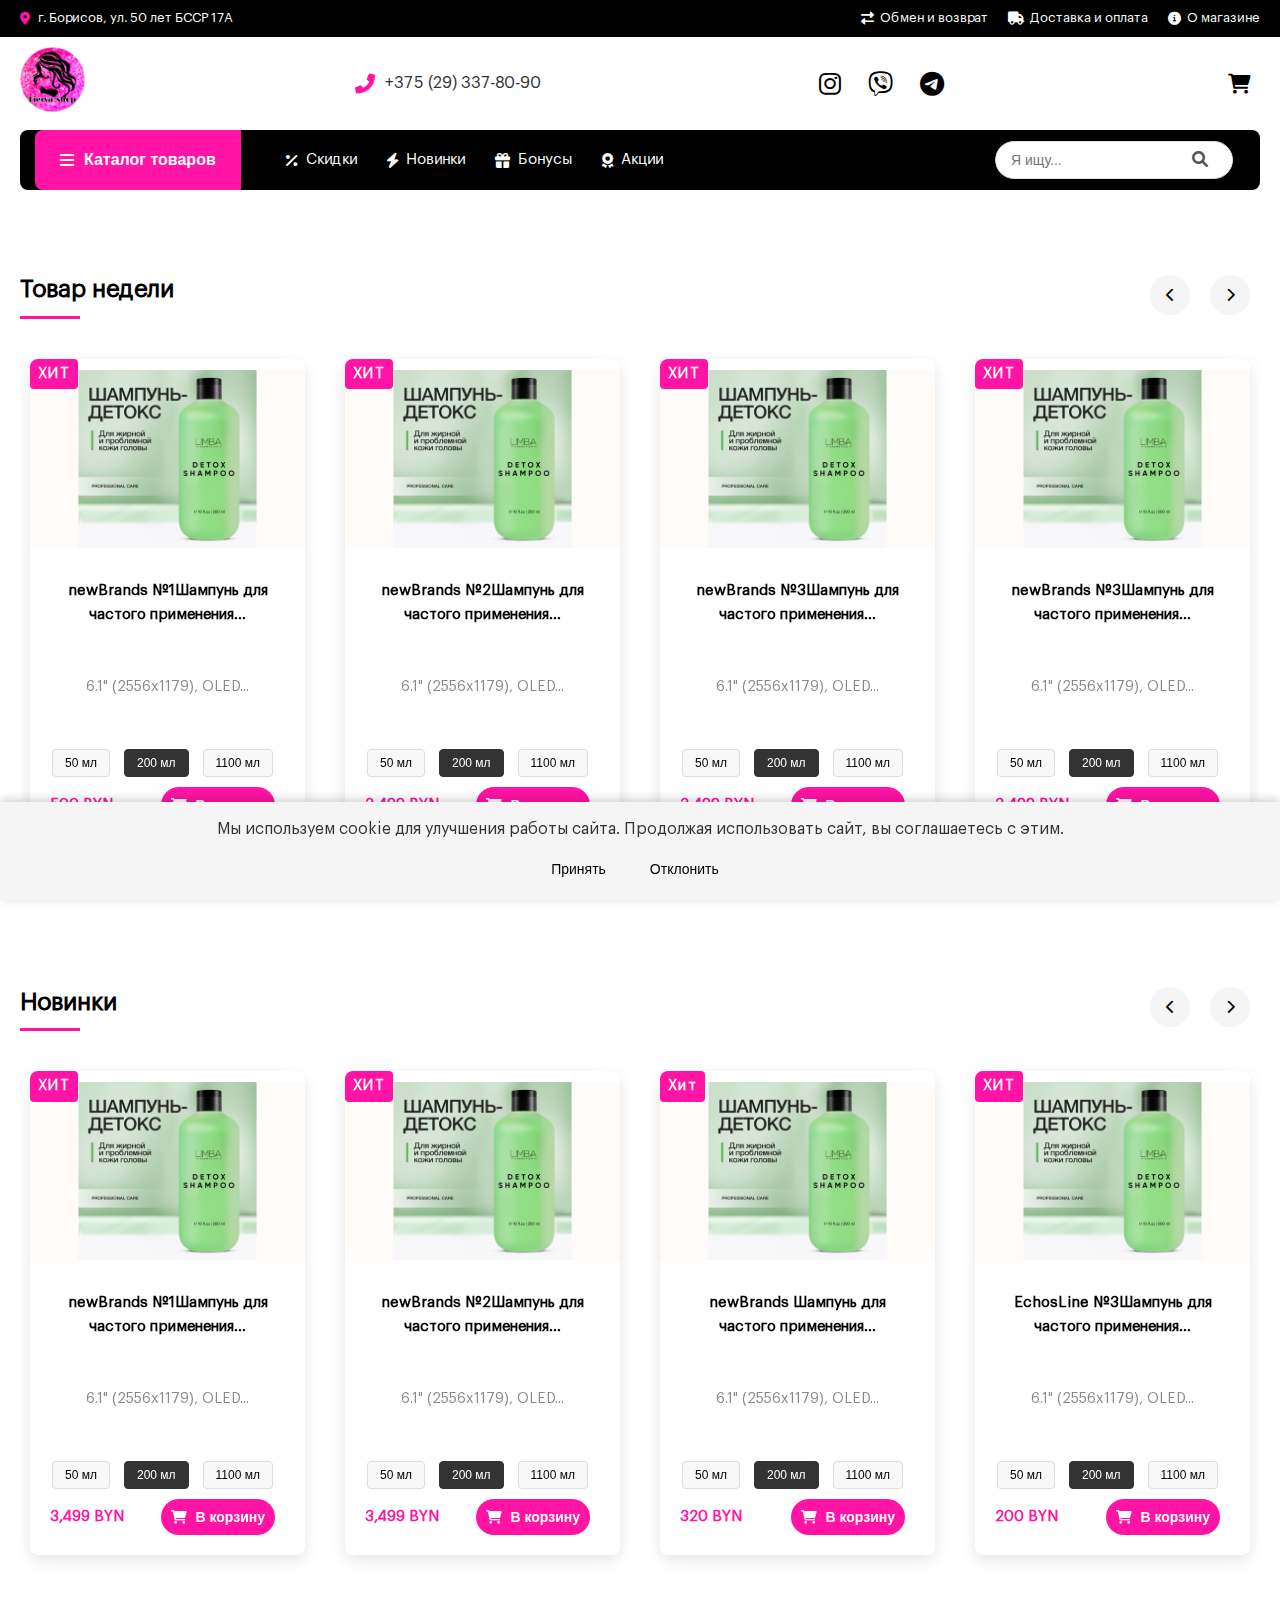
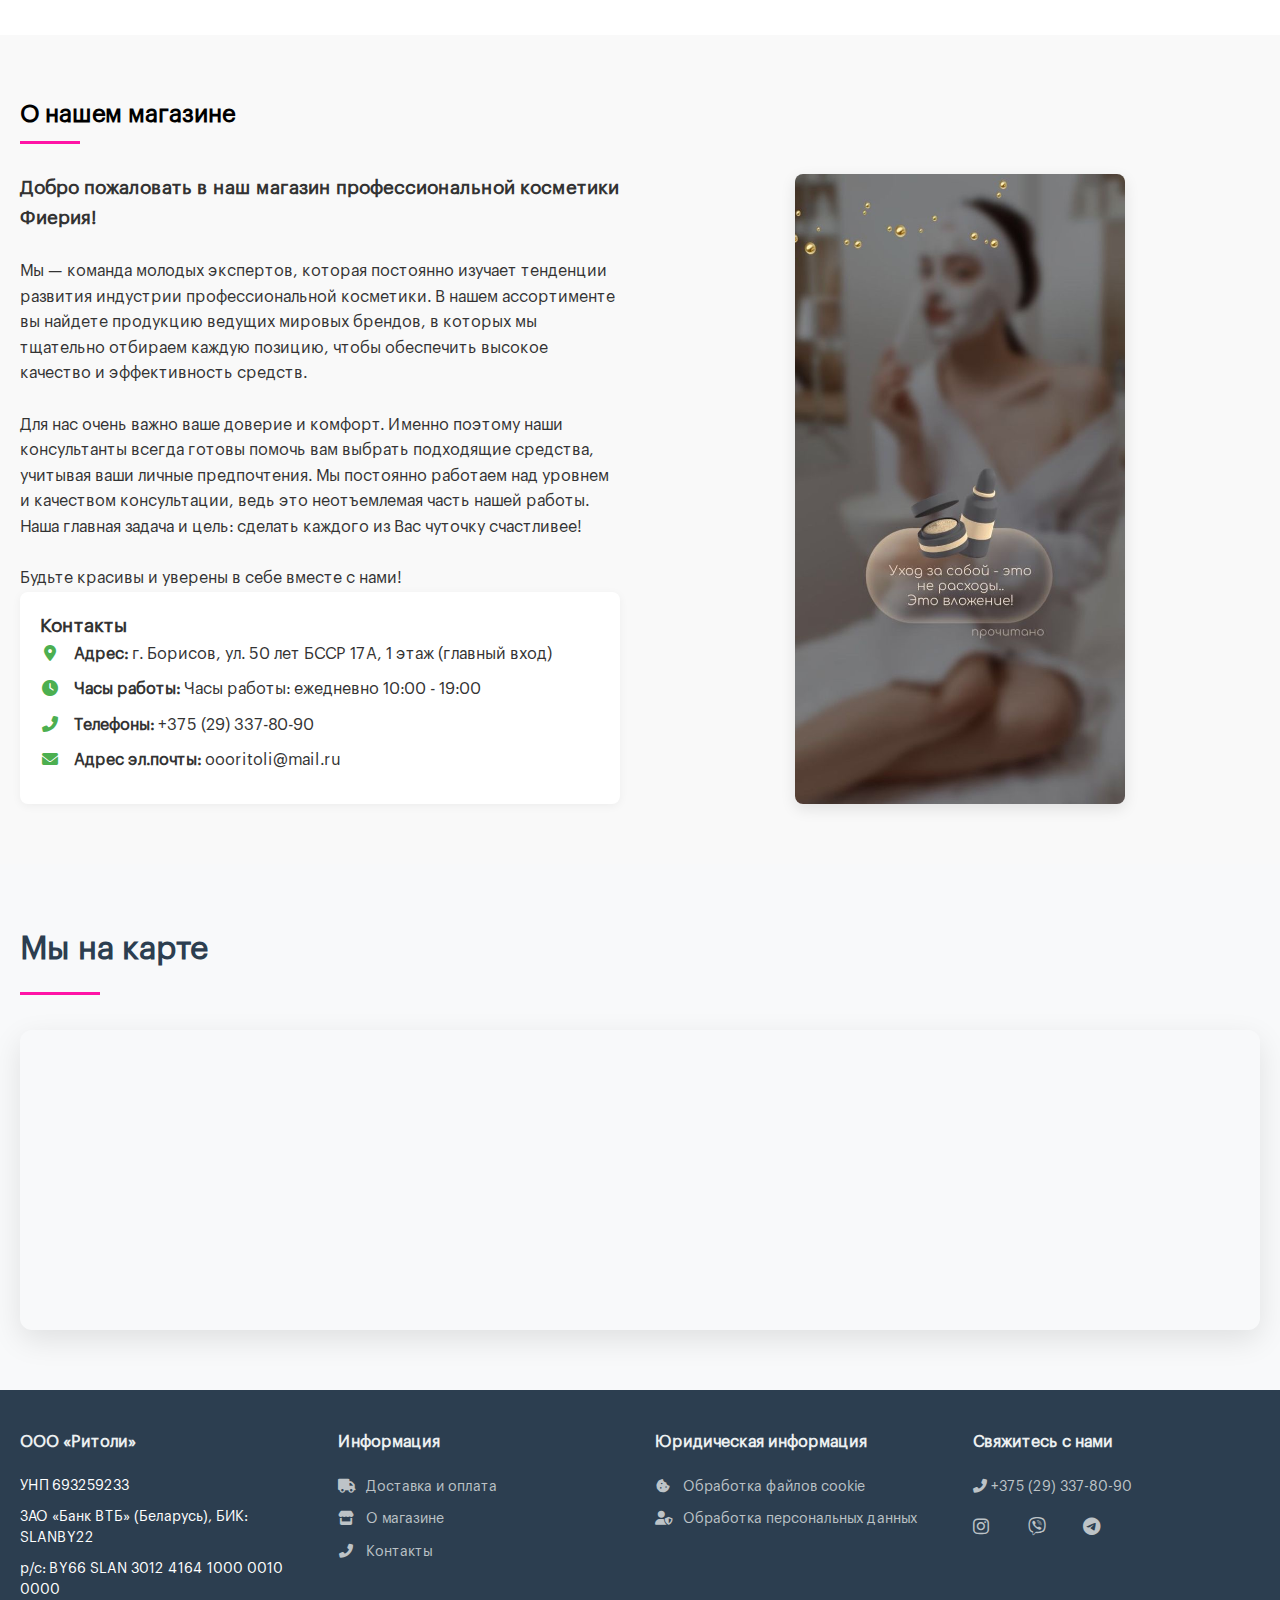
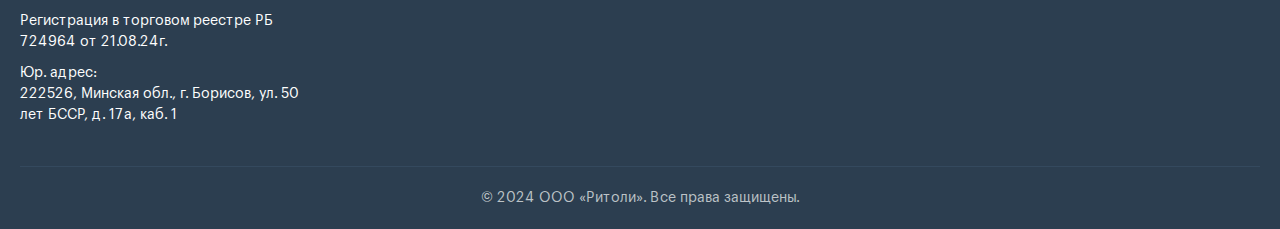
<file: index.html>
<!DOCTYPE html>
<html lang="ru">
<head>
    <meta charset="UTF-8">
    <meta name="viewport" content="width=device-width, initial-scale=1.0">
    <title>Главная | Интернет-магазин электроники</title>
    <link rel="stylesheet" href="https://cdnjs.cloudflare.com/ajax/libs/font-awesome/6.0.0-beta3/css/all.min.css">
    <link rel="stylesheet" href="https://cdn.jsdelivr.net/npm/swiper@8/swiper-bundle.min.css">
    <link rel="stylesheet" href="css/style.css">
    <script src="js/cookie-popup.js" defer></script>

</head>

<body>
<script>
    document.addEventListener('DOMContentLoaded', function () {
        // Загружаем header
        fetch('header.html')
            .then(response => response.text())
            .then(data => {
                document.body.insertAdjacentHTML('afterbegin', data);

                // Инициализируем функционал после загрузки header'а
                initAllFunctionality();
                if (window.initSearchFunctionality) {
                    initSearchFunctionality();
                } else {
                    console.error('Search functionality not loaded');
                }
            })
            .catch(error => console.error('Error loading header:', error));
    });

    function resetAllAddToCartButtons() {
        const addToCartButtons = document.querySelectorAll('.add-to-cart-btn');
        addToCartButtons.forEach(button => {
            button.innerHTML = '<i class="fas fa-shopping-cart"></i> Добавить в корзину';
            button.classList.remove('in-cart');
        });
    }

    function initAllFunctionality() {
        // Инициализация мобильного меню (заменяет initMobileMenu)
        const mobileMenuToggle = document.createElement('div');
        mobileMenuToggle.className = 'mobile-menu-toggle';
        mobileMenuToggle.innerHTML = '<i class="fas fa-bars"></i>';
        document.querySelector('.header')?.prepend(mobileMenuToggle);

        const headerNav = document.querySelector('.header__nav');
        if (headerNav) {
            mobileMenuToggle.addEventListener('click', function () {
                headerNav.classList.toggle('active');
            });

            document.addEventListener('click', function (e) {
                if (!headerNav.contains(e.target) && e.target !== mobileMenuToggle && !mobileMenuToggle.contains(e.target)) {
                    headerNav.classList.remove('active');
                }
            });
        }

        // Остальной код инициализации (как в предыдущем ответе)
        // Инициализация корзины
        const cartModal = document.getElementById('cartModal');
        const checkoutModal = document.getElementById('checkoutModal');
        const cartLink = document.querySelector('.cart-link');
        const closeCartBtn = document.querySelector('.close-cart');
        const closeCheckoutBtn = document.querySelector('.close-checkout');
        const checkoutBtn = document.getElementById('checkoutBtn');

        if (cartLink) {
            cartLink.addEventListener('click', function (e) {
                e.preventDefault();
                cartModal.classList.add('active');
                CartManager.renderCartItems();
            });
        }

        if (closeCartBtn) {
            closeCartBtn.addEventListener('click', () => cartModal.classList.remove('active'));
        }

        if (checkoutBtn) {
            checkoutBtn.addEventListener('click', function (e) {
                e.preventDefault();
                if (CartManager.cart.length === 0) return;

                cartModal.classList.remove('active');
                checkoutModal.classList.add('active');

                // Рендерим товары в форме заказа
                const orderItemsContainer = document.getElementById('orderItems');
                if (orderItemsContainer) {
                    let itemsHTML = '';
                    let total = 0;

                    CartManager.cart.forEach(item => {
                        const itemTotal = item.price * item.quantity;
                        total += itemTotal;
                        itemsHTML += `
                            <div class="order-item">
                                <span class="order-item-name">${item.name}</span>
                                <span class="order-item-quantity">${item.quantity} × ${item.price} BYN</span>
                                <span class="order-item-price">${itemTotal.toFixed(2)} BYN</span>
                            </div>
                        `;
                    });

                    orderItemsContainer.innerHTML = itemsHTML;
                    document.querySelector('.order-total-amount').textContent = `${total.toFixed(2)} BYN`;
                }
            });
        }

        if (closeCheckoutBtn) {
            closeCheckoutBtn.addEventListener('click', () => checkoutModal.classList.remove('active'));
        }

        // Обработчик для метода доставки
        const deliveryMethod = document.getElementById('deliveryMethod');
        if (deliveryMethod) {
            deliveryMethod.addEventListener('change', function () {
                const showAddress = this.value === 'delivery';
                document.getElementById('deliveryAddressGroup').style.display = showAddress ? 'block' : 'none';
                document.getElementById('deliveryAddress').required = showAddress;
            });
        }

        // Обработчик формы заказа
        // Обработчик формы заказа
        const checkoutForm = document.getElementById('checkoutForm');
        if (checkoutForm) {
            checkoutForm.addEventListener('submit', function (e) {
                e.preventDefault();

                const submitBtn = checkoutForm.querySelector('button[type="submit"]');
                const originalBtnText = submitBtn.innerHTML;
                submitBtn.innerHTML = '<i class="fas fa-spinner fa-spin"></i> Отправка...';
                submitBtn.disabled = true;

                const formData = new FormData(checkoutForm);
                const formDataObj = Object.fromEntries(formData.entries());

                const orderData = {
                    customer: formDataObj,
                    items: CartManager.cart,
                    total: CartManager.cart.reduce((total, item) => total + (item.price * item.quantity), 0),
                    date: new Date().toISOString()
                };

                // Сохраняем заказ в localStorage
                const orders = JSON.parse(localStorage.getItem('orders')) || [];
                orders.push(orderData);
                localStorage.setItem('orders', JSON.stringify(orders));

                // Очищаем корзину
                CartManager.cart = [];
                CartManager.saveCart();
                CartManager.updateCartCounter();
                checkoutModal.classList.remove('active');
                checkoutForm.reset();

                // Показываем подтверждение заказа
                const confirmationModal = document.createElement('div');
                confirmationModal.className = 'modal order-confirmation-modal';
                confirmationModal.innerHTML = `
            <div class="modal-content">
                <button class="close-modal">&times;</button>
                <h2>Спасибо за ваш заказ! В ближайшее время с вами свяжется наш менеджер!</h2>
                <div class="order-summary">
                    <h3>Детали заказа:</h3>
                    <div class="order-items-list">
                        ${orderData.items.map(item => `
                            <div class="order-item">
                                <img src="${item.image}" alt="${item.name}" class="order-item-image">
                                <div class="order-item-info">
                                    <div class="order-item-name">${item.name}</div>
                                    <div class="order-item-quantity-price">${item.quantity} × ${item.price} BYN</div>
                                </div>
                            </div>
                        `).join('')}
                    </div>
                    <div class="order-total">
                        <strong>Итого:</strong> ${orderData.total.toFixed(2)} BYN
                    </div>
                    <div class="order-customer-info">
                        <h3>Информация о доставке:</h3>
                        <p><strong>Имя:</strong> ${orderData.customer.name}</p>
                        <p><strong>Телефон:</strong> ${orderData.customer.phone}</p>
                        <p><strong>Способ доставки:</strong> ${orderData.customer.deliveryMethod === 'delivery' ? 'Доставка' : 'Самовывоз'}</p>
                        ${orderData.customer.deliveryMethod === 'delivery' && orderData.customer.deliveryAddress ? `
                            <p><strong>Адрес доставки:</strong> ${orderData.customer.deliveryAddress}</p>
                        ` : ''}
                        ${orderData.customer.comment ? `
                            <p><strong>Комментарий к заказу:</strong> ${orderData.customer.comment}</p>
                        ` : ''}
                    </div>
                </div>
                <button class="btn close-confirmation">Закрыть</button>
            </div>
        `;

                document.body.appendChild(confirmationModal);
                setTimeout(() => confirmationModal.classList.add('active'), 10);

                // Функция для сброса кнопок и закрытия модального окна
                function closeModalAndResetButtons() {
                    // Находим все кнопки "В корзину" и сбрасываем их состояние
                    const addToCartButtons = document.querySelectorAll('.add-to-cart, .add-to-cart-btn');
                    addToCartButtons.forEach(button => {
                        button.innerHTML = '<i class="fas fa-shopping-cart"></i> В корзину';
                        button.style.backgroundColor = '';
                        button.classList.remove('in-cart');
                    });

                    // Закрываем модальное окно
                    confirmationModal.classList.remove('active');
                    setTimeout(() => confirmationModal.remove(), 300);

                    // Также вызываем метод CartManager для полного сброса
                    CartManager.forceUpdateButtons();
                }

                // Обработчики событий для всех способов закрытия
                confirmationModal.querySelector('.close-modal').addEventListener('click', closeModalAndResetButtons);
                confirmationModal.querySelector('.close-confirmation').addEventListener('click', closeModalAndResetButtons);

                // Обработчик клика вне модального окна
                confirmationModal.addEventListener('click', function (e) {
                    if (e.target === confirmationModal) {
                        closeModalAndResetButtons();
                    }
                });

                // Обработчик клавиши Escape
                document.addEventListener('keydown', function (e) {
                    if (e.key === 'Escape' && confirmationModal.classList.contains('active')) {
                        closeModalAndResetButtons();
                    }
                });

                submitBtn.innerHTML = originalBtnText;
                submitBtn.disabled = false;
            });
        }

// Закрытие модальных окон при клике вне их
        document.addEventListener('click', function (e) {
            const cartModal = document.getElementById('cartModal');
            const checkoutModal = document.getElementById('checkoutModal');

            if (cartModal && e.target === cartModal) cartModal.classList.remove('active');
            if (checkoutModal && e.target === checkoutModal) checkoutModal.classList.remove('active');
        });

// Инициализация счетчика корзины
        CartManager.updateCartCounter();
    }
</script>

<main class="main">
    <section class="products-section">
        <div class="container">
            <div class="section-header">
                <h2 class="section-title">Товар недели</h2>
                <div class="slider-controls">
                    <button class="slider-arrow slider-prev" aria-label="Предыдущий слайд">
                        <i class="fas fa-chevron-left"></i>
                    </button>
                    <button class="slider-arrow slider-next" aria-label="Следующий слайд">
                        <i class="fas fa-chevron-right"></i>
                    </button>
                </div>
            </div>

            <div class="swiper">
                <div class="swiper-wrapper" id="productsContainer">
                    <!-- Товары будут добавляться динамически -->
                </div>
            </div>
        </div>
    </section>

    <section class="products-section new-products">
        <div class="container">
            <div class="section-header">
                <h2 class="section-title">Новинки</h2>
                <div class="slider-controls">
                    <button class="slider-arrow new-products-prev" aria-label="Предыдущий слайд">
                        <i class="fas fa-chevron-left"></i>
                    </button>
                    <button class="slider-arrow new-products-next" aria-label="Следующий слайд">
                        <i class="fas fa-chevron-right"></i>
                    </button>
                </div>
            </div>

            <div class="swiper new-products-swiper">
                <div class="swiper-wrapper" id="newProductsContainer">
                    <!-- Товары-новинки будут добавляться динамически -->
                </div>
            </div>
        </div>
    </section>

    <section class="about-section">
        <div class="container">
            <div class="section-header">
                <h2 class="section-title">О нашем магазине</h2>
            </div>

            <div class="about-content">
                <div class="about-text">
                    <h3>Добро пожаловать в наш магазин профессиональной косметики Фиерия!</h3>
                    <br>
                    <p>Мы — команда молодых экспертов, которая постоянно изучает тенденции развития индустрии
                        профессиональной косметики. В нашем ассортименте вы найдете продукцию ведущих мировых брендов, в
                        которых мы тщательно отбираем каждую позицию, чтобы обеспечить высокое качество и эффективность
                        средств.</p>
                    <br>


                    <!--                    <h3>Наши преимущества:</h3>-->
                    <!--                    <ul class="advantages-list">-->
                    <!--                        <li><i class="fas fa-check-circle"></i> Только оригинальная продукция с официальной гарантией-->
                    <!--                        </li>-->
                    <!--                        <li><i class="fas fa-check-circle"></i> Профессиональные консультации по всем товарам</li>-->
                    <!--                        <li><i class="fas fa-check-circle"></i> Гибкая система скидок и бонусная программа</li>-->
                    <!--                        <li><i class="fas fa-check-circle"></i> Быстрая доставка по всему Борисову и области</li>-->
                    <!--                        <li><i class="fas fa-check-circle"></i> Собственный сервисный центр</li>-->
                    <!--                    </ul>-->

                    <!--                    <h3>Гарантия качества</h3>-->
                    <p>Для нас очень важно ваше доверие и комфорт. Именно поэтому наши консультанты всегда готовы помочь
                        вам выбрать подходящие средства, учитывая ваши личные предпочтения. Мы постоянно работаем над
                        уровнем и качеством консультации, ведь это неотъемлемая часть нашей работы. Наша главная задача
                        и цель: сделать каждого из Вас чуточку счастливее! </p>
                    <br>
                    <p>Будьте красивы и уверены в себе вместе с нами!</p>
                    <div class="about-contacts">
                        <h3>Контакты</h3>
                        <p><i class="fas fa-map-marker-alt"></i> <strong>Адрес:</strong> г. Борисов, ул. 50 лет БССР
                            17А, 1 этаж (главный вход)
                        </p>
                        <p><i class="fas fa-clock"></i> <strong>Часы работы:</strong> Часы работы: ежедневно 10:00 -
                            19:00</p>
                        <p><i class="fas fa-phone-alt"></i> <strong>Телефоны:</strong> +375 (29) 337-80-90</p>
                        <p>
                            <i class="fas fa-envelope"></i> <strong>Адрес эл.почты:</strong> <a
                                href="mailto:oooritoli@mail.ru">oooritoli@mail.ru</a>
                        </p>
                    </div>
                </div>

                <div class="about-image">
                    <img src="images/R.JPG" alt="Интерьер нашего магазина">
                </div>
            </div>
        </div>
    </section>

    <section class="map-section">
        <div class="container">
            <div class="section-header">
                <h2 class="section-title">Мы на карте</h2>
            </div>

            <div class="map-wrapper">
                <div class="yandex-map-container">
                    <iframe class="yandex-map-iframe"
                            src="https://yandex.by/map-widget/v1/?ll=28.483910%2C54.214581&mode=search&ol=geo&ouri=ymapsbm1%3A%2F%2Fgeo%3Fdata%3DCgoyNDkwMTg4Njg4EmjQkdC10LvQsNGA0YPRgdGMLCDQnNGW0L3RgdC60LDRjyDQstC-0LHQu9Cw0YHRhtGMLCDQkdCw0YDRi9GB0LDRniwg0LLRg9C70ZbRhtCwIDUwINCz0L7QtCDQkdCh0KHQoCwgMTfQkCIKDZbe40EVr9tYQg%2C%2C&z=16.43"
                            frameborder="0"
                            allowfullscreen="true">
                    </iframe>
                </div>
            </div>
        </div>
    </section>
</main>

<!-- Футер -->
<div id="footer-container"></div>
<script>
    document.addEventListener('DOMContentLoaded', function () {
        // Загружаем footer.html и вставляем его в элемент с id="footer-container"
        fetch('footer.html')
            .then(response => response.text())
            .then(data => {
                document.getElementById('footer-container').innerHTML = data;
            })
            .catch(error => console.error('Error loading footer:', error));
    });
</script>


<div class="search-results-modal" id="searchResultsModal">
    <div class="search-modal-content">
        <div class="search-modal-header">
            <h3>Результаты поиска</h3>
            <button class="close-search-results">&times;</button>
        </div>
        <div class="search-results-container" id="searchResultsContainer">
            <!-- Результаты будут добавляться сюда динамически -->
            <div class="no-results-message">
                <i class="fas fa-search"></i>
                <p>Ничего не найдено</p>
            </div>
        </div>
    </div>
</div>


<script src="https://cdn.jsdelivr.net/npm/swiper@8/swiper-bundle.min.js"></script>
<script src="js/cookie-popup.js" defer></script>
<script src="js/search.js" defer></script>
<script src="js/script.js" defer></script>

</body>
</html>
</file>
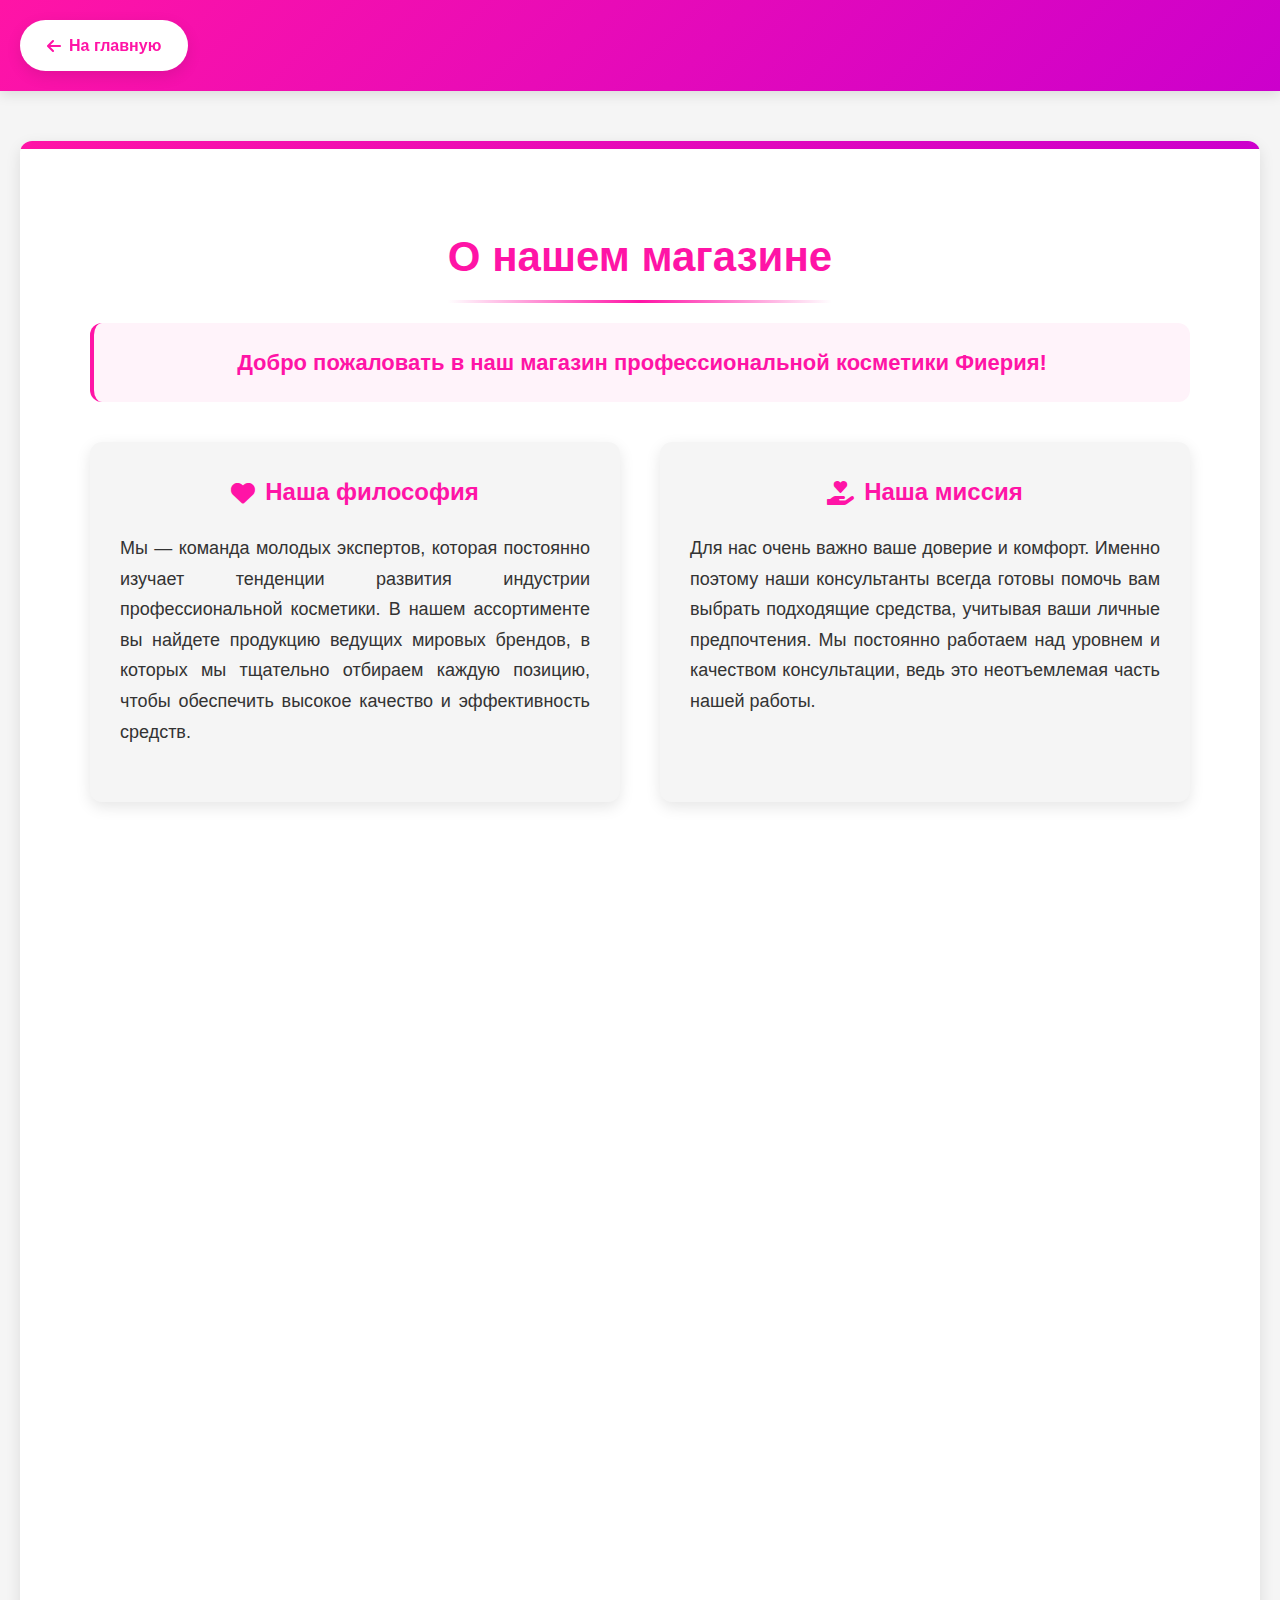
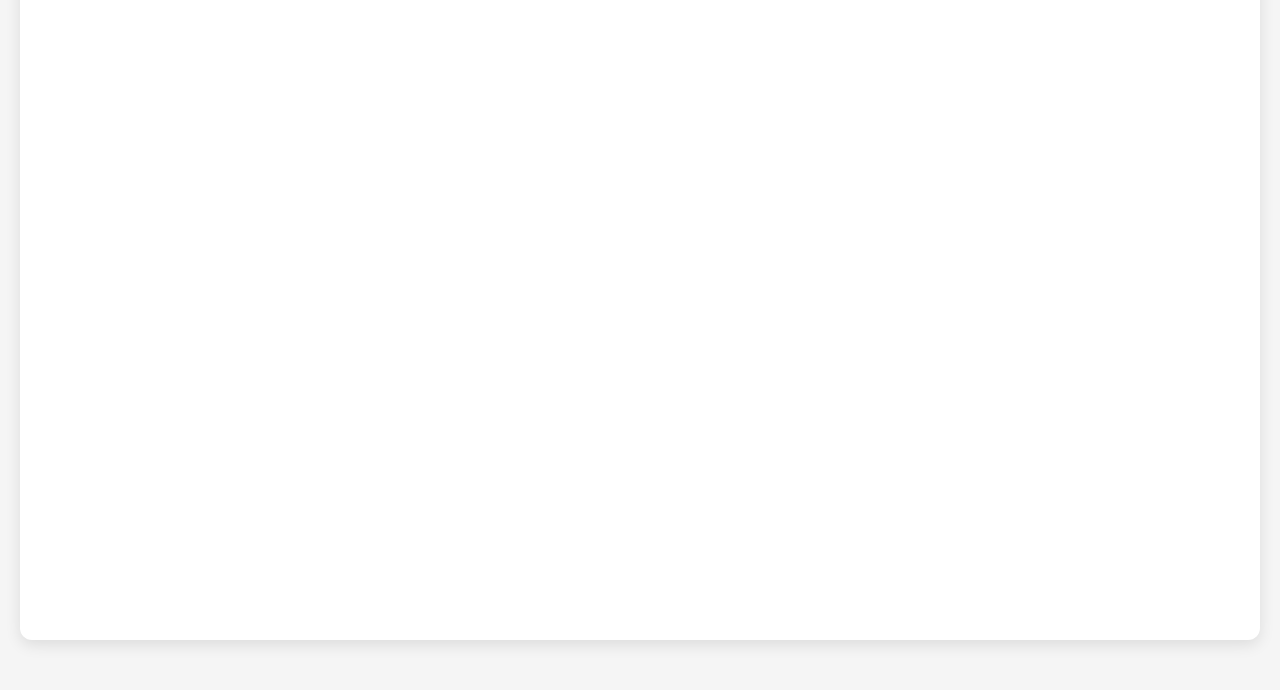
<file: about.html>
<!DOCTYPE html>
<html lang="ru">
<head>
  <meta charset="UTF-8">
  <meta name="viewport" content="width=device-width, initial-scale=1.0">
  <title>О магазине | Фиерия</title>
  <link rel="stylesheet" href="https://cdnjs.cloudflare.com/ajax/libs/font-awesome/6.0.0-beta3/css/all.min.css">
  <link rel="stylesheet" href="https://cdn.jsdelivr.net/npm/swiper@8/swiper-bundle.min.css">

  <style>
    @font-face {
      font-family: "GraphikLCGRegular";
      src: url("./fonts/GraphikLCGRegular.ttf") format("truetype");
      font-style: normal;
      font-weight: normal;
    }
    :root {
      --primary-color: #ff14a6;
      --primary-light: #ff8fd8;
      --primary-dark: #cc00cc;
      --dark-color: #000;
      --light-color: #fff;
      --gray-light: #f5f5f5;
      --gray-medium: #e0e0e0;
      --text-dark: #333;
      --text-light: #888;
      --border-radius: 12px;
      --box-shadow: 0 5px 15px rgba(0, 0, 0, 0.1);
      --box-shadow-hover: 0 10px 25px rgba(0, 0, 0, 0.15);
      --transition: all 0.3s ease;
    }

    /* Base styles */
    * {
      margin: 0;
      padding: 0;
      box-sizing: border-box;
    }

    body {
      color: var(--text-dark);
      line-height: 1.7;
      font-family: 'Segoe UI', Tahoma, Geneva, Verdana, sans-serif;
      background-color: var(--gray-light);
    }

    .container {
      width: 100%;
      max-width: 1400px;
      margin: 0 auto;
      padding: 0 20px;
    }

    /* Header styles */
    header {
      background: linear-gradient(135deg, var(--primary-color), var(--primary-dark));
      padding: 20px 0;
      position: sticky;
      top: 0;
      z-index: 100;
      box-shadow: 0 4px 12px rgba(0, 0, 0, 0.1);
    }

    .header-content {
      display: flex;
      justify-content: space-between;
      align-items: center;
    }

    .logo {
      font-size: 24px;
      font-weight: bold;
      color: var(--light-color);
      display: flex;
      align-items: center;
    }

    .logo i {
      margin-right: 10px;
      font-size: 28px;
    }

    .back-btn {
      display: inline-flex;
      align-items: center;
      padding: 10px 25px;
      background-color: var(--light-color);
      color: var(--primary-color);
      border-radius: 50px;
      text-decoration: none;
      transition: var(--transition);
      font-weight: 600;
      border: 2px solid transparent;
      box-shadow: var(--box-shadow);
    }

    .back-btn i {
      margin-right: 8px;
    }

    .back-btn:hover {
      background-color: transparent;
      color: var(--light-color);
      border-color: var(--light-color);
      transform: translateY(-2px);
    }

    /* About section */
    .about-section {
      padding: 80px 0;
      background-color: var(--light-color);
      margin: 50px 0;
      border-radius: var(--border-radius);
      box-shadow: var(--box-shadow);
      position: relative;
      overflow: hidden;
    }

    .about-section::before {
      content: '';
      position: absolute;
      top: 0;
      left: 0;
      width: 100%;
      height: 8px;
      background: linear-gradient(90deg, var(--primary-color), var(--primary-dark));
    }

    .about-content {
      max-width: 1100px;
      margin: 0 auto;
      position: relative;
    }

    h1 {
      color: var(--primary-color);
      font-size: 42px;
      margin-bottom: 30px;
      text-align: center;
      position: relative;
      display: inline-block;
      left: 50%;
      transform: translateX(-50%);
    }

    h1::after {
      content: '';
      position: absolute;
      bottom: -10px;
      left: 0;
      width: 100%;
      height: 3px;
      background: linear-gradient(90deg, transparent, var(--primary-color), transparent);
    }

    h2 {
      color: var(--primary-color);
      font-size: 32px;
      margin: 50px 0 30px;
      text-align: center;
      position: relative;
    }

    h2::after {
      content: '';
      position: absolute;
      bottom: -10px;
      left: 50%;
      transform: translateX(-50%);
      width: 80px;
      height: 3px;
      background: var(--primary-color);
    }

    p {
      margin-bottom: 25px;
      font-size: 18px;
      text-align: justify;
    }

    .welcome-text {
      font-size: 22px;
      line-height: 1.8;
      margin-bottom: 40px;
      text-align: center;
      color: var(--primary-color);
      font-weight: 600;
      padding: 20px;
      background-color: rgba(255, 20, 166, 0.05);
      border-radius: var(--border-radius);
      border-left: 4px solid var(--primary-color);
    }

    /* Two columns layout */
    .columns {
      display: flex;
      gap: 40px;
      margin: 40px 0;
    }

    .column {
      flex: 1;
      padding: 30px;
      background-color: var(--gray-light);
      border-radius: var(--border-radius);
      box-shadow: var(--box-shadow);
      transition: var(--transition);
    }

    .column:hover {
      transform: translateY(-5px);
      box-shadow: var(--box-shadow-hover);
    }

    .column h3 {
      color: var(--primary-color);
      font-size: 24px;
      margin-bottom: 20px;
      text-align: center;
      display: flex;
      align-items: center;
      justify-content: center;
    }

    .column h3 i {
      margin-right: 10px;
    }

    .why-us {
      background: linear-gradient(135deg, rgba(255, 20, 166, 0.05), rgba(204, 0, 204, 0.05));
      padding: 50px;
      border-radius: var(--border-radius);
      margin: 60px 0;
      border: 1px solid rgba(255, 20, 166, 0.1);
      position: relative;
    }

    .why-us::before {
      content: '';
      position: absolute;
      top: 10px;
      left: 10px;
      right: 10px;
      bottom: 10px;
      border: 1px dashed var(--primary-color);
      border-radius: calc(var(--border-radius) - 5px);
      opacity: 0.2;
      pointer-events: none;
    }

    .benefits-list {
      display: grid;
      grid-template-columns: repeat(auto-fit, minmax(300px, 1fr));
      gap: 20px;
      margin: 40px 0;
    }

    .benefits-list li {
      background-color: var(--light-color);
      padding: 25px;
      border-radius: var(--border-radius);
      box-shadow: var(--box-shadow);
      transition: var(--transition);
      position: relative;
      overflow: hidden;
      display: flex;
      align-items: center;
    }

    .benefits-list li::before {
      content: '';
      position: absolute;
      top: 0;
      left: 0;
      width: 4px;
      height: 100%;
      background: linear-gradient(to bottom, var(--primary-color), var(--primary-dark));
    }

    .benefits-list li i {
      color: var(--primary-color);
      font-size: 24px;
      margin-right: 15px;
      min-width: 30px;
      text-align: center;
    }

    .benefits-list li:hover {
      transform: translateY(-5px);
      box-shadow: var(--box-shadow-hover);
    }

    .conclusion {
      font-style: italic;
      text-align: center;
      font-size: 22px;
      margin-top: 50px;
      color: var(--primary-color);
      padding: 30px;
      background: linear-gradient(135deg, rgba(255, 20, 166, 0.05), rgba(204, 0, 204, 0.05));
      border-radius: var(--border-radius);
      position: relative;
    }

    .conclusion::before,
    .conclusion::after {
      content: '"';
      font-size: 40px;
      color: var(--primary-light);
      position: absolute;
      opacity: 0.3;
    }

    .conclusion::before {
      top: 10px;
      left: 20px;
    }

    .conclusion::after {
      bottom: 10px;
      right: 20px;
    }

    /* Team section */
    .team {
      margin: 60px 0;
    }

    .team-members {
      display: flex;
      justify-content: center;
      flex-wrap: wrap;
      gap: 30px;
      margin-top: 40px;
    }

    .team-member {
      background-color: var(--light-color);
      border-radius: var(--border-radius);
      box-shadow: var(--box-shadow);
      overflow: hidden;
      transition: var(--transition);
      width: 250px;
      text-align: center;
    }

    .team-member:hover {
      transform: translateY(-10px);
      box-shadow: var(--box-shadow-hover);
    }

    .member-photo {
      height: 200px;
      background-color: var(--gray-medium);
      position: relative;
      overflow: hidden;
    }

    .member-photo::before {
      content: '';
      position: absolute;
      bottom: 0;
      left: 0;
      width: 100%;
      height: 5px;
      background: linear-gradient(90deg, var(--primary-color), var(--primary-dark));
    }

    .member-info {
      padding: 20px;
    }

    .member-info h3 {
      color: var(--primary-color);
      margin-bottom: 5px;
    }

    .member-info p {
      color: var(--text-light);
      font-size: 14px;
      margin-bottom: 15px;
    }



    .social-links {
      display: flex;
      gap: 15px;
      justify-content: center;
      margin-top: 20px;
    }

    .social-links a {
      color: var(--light-color);
      background-color: rgba(255, 255, 255, 0.1);
      width: 40px;
      height: 40px;
      border-radius: 50%;
      display: flex;
      align-items: center;
      justify-content: center;
      transition: var(--transition);
    }

    .social-links a:hover {
      background-color: var(--primary-color);
      transform: translateY(-3px);
    }

    .copyright {
      opacity: 0.7;
      font-size: 14px;
      margin-top: 30px;
      padding-top: 20px;
      border-top: 1px solid rgba(255, 255, 255, 0.1);
    }

    /* Responsive */
    @media (max-width: 992px) {
      .columns {
        flex-direction: column;
      }

      .benefits-list {
        grid-template-columns: 1fr;
      }
    }

    @media (max-width: 768px) {
      h1 {
        font-size: 32px;
      }

      h2 {
        font-size: 26px;
      }

      .about-section {
        padding: 50px 0;
        margin: 30px 0;
      }

      .why-us {
        padding: 30px 20px;
      }

      .welcome-text {
        font-size: 20px;
      }

      .conclusion {
        font-size: 18px;
        padding: 20px;
      }
    }

    @media (max-width: 576px) {
      .header-content {
        flex-direction: column;
        gap: 15px;
      }

      .back-btn {
        width: 100%;
        justify-content: center;
      }

      .column {
        padding: 20px;
      }
    }

    /* Animations */
    @keyframes fadeIn {
      from { opacity: 0; transform: translateY(20px); }
      to { opacity: 1; transform: translateY(0); }
    }

    .animate {
      animation: fadeIn 0.8s ease forwards;
    }

    .delay-1 { animation-delay: 0.2s; }
    .delay-2 { animation-delay: 0.4s; }
    .delay-3 { animation-delay: 0.6s; }
    .delay-4 { animation-delay: 0.8s; }
    .delay-5 { animation-delay: 1s; }

    .footer {
      background-color: #2c3e50;
      color: #fff;
      padding: 40px 0 20px;
      font-size: 14px;
    }

    .footer__main {
      display: grid;
      grid-template-columns: repeat(auto-fit, minmax(250px, 1fr));
      gap: 30px;
      margin-bottom: 30px;
    }

    .footer h3 {
      color: #ecf0f1;
      margin-bottom: 20px;
      font-size: 16px;
    }

    .footer a {
      color: #bdc3c7;
      text-decoration: none;
      transition: color 0.3s;
    }

    .footer a:hover {
      color: #fff;
    }

    .footer__info p {
      margin-bottom: 10px;
      line-height: 1.5;
    }

    .footer__links ul,
    .footer__legal ul {
      list-style: none;
      padding: 0;
      margin: 0;
    }

    .footer__links li,
    .footer__legal li {
      margin-bottom: 10px;
    }

    .footer__links i,
    .footer__legal i {
      margin-right: 8px;
      width: 16px;
      text-align: center;
    }

    .footer__contacts a {
      display: block;
      margin-bottom: 10px;
    }

    .footer__social {
      margin-top: 15px;
    }

    .footer__social .social-link {
      display: inline-block;
      margin-right: 15px;
      font-size: 18px;
    }

    .footer__copyright {
      border-top: 1px solid #34495e;
      padding-top: 20px;
      text-align: center;
      color: #bdc3c7;
    }

    @media (max-width: 768px) {
      .footer__main {
        grid-template-columns: 1fr;
      }
    }
  </style>
</head>

<body>

<header>
  <div class="container">
    <div class="header-content">
      <a href="index.html" class="back-btn">
        <i class="fas fa-arrow-left"></i>
        На главную
      </a>
    </div>
  </div>
</header>

<main class="container">
  <section class="about-section">
    <div class="about-content">
      <h1 class="animate">О нашем магазине</h1>

      <p class="welcome-text animate delay-1">Добро пожаловать в наш магазин профессиональной косметики Фиерия!</p>

      <div class="columns animate delay-2">
        <div class="column">
          <h3><i class="fas fa-heart"></i> Наша философия</h3>
          <p>Мы — команда молодых экспертов, которая постоянно изучает тенденции развития индустрии профессиональной косметики. В нашем ассортименте вы найдете продукцию ведущих мировых брендов, в которых мы тщательно отбираем каждую позицию, чтобы обеспечить высокое качество и эффективность средств.</p>
        </div>
        <div class="column">
          <h3><i class="fas fa-hand-holding-heart"></i> Наша миссия</h3>
          <p>Для нас очень важно ваше доверие и комфорт. Именно поэтому наши консультанты всегда готовы помочь вам выбрать подходящие средства, учитывая ваши личные предпочтения. Мы постоянно работаем над уровнем и качеством консультации, ведь это неотъемлемая часть нашей работы.</p>
        </div>
      </div>

      <div class="why-us animate delay-3">
        <h2>Почему выбирают нас?</h2>

        <ul class="benefits-list">
          <li>
            <i class="fas fa-comment-alt"></i>
            <span>Грамотная профессиональная консультация</span>
          </li>
          <li>
            <i class="fas fa-certificate"></i>
            <span>Только оригинальная продукция от официальных поставщиков</span>
          </li>
          <li>
            <i class="fas fa-truck"></i>
            <span>Доставка по всей Беларуси и офлайн магазин в Борисове</span>
          </li>
          <li>
            <i class="fas fa-credit-card"></i>
            <span>Гибкие варианты оплаты, а также рассрочка по карте «Халва» на 3-5 месяцев</span>
          </li>
          <li>
            <i class="fas fa-shopping-cart"></i>
            <span>Удобный интернет-магазин, благодаря которому шопинг стал комфортнее</span>
          </li>
          <li>
            <i class="fas fa-tag"></i>
            <span>Доступные цены и выгодные предложения</span>
          </li>
        </ul>
      </div>

      <div class="team animate delay-4">
        <h2>Наша команда</h2>
        <div class="team-members">
          <div class="team-member">
            <div class="member-photo"></div>
            <div class="member-info">
              <h3>Анна</h3>
              <p>Косметолог-эксперт</p>
              <p>Стаж работы: 8 лет</p>
            </div>
          </div>
          <div class="team-member">
            <div class="member-photo"></div>
            <div class="member-info">
              <h3>Мария</h3>
              <p>Стилист-визажист</p>
              <p>Стаж работы: 6 лет</p>
            </div>
          </div>
          <div class="team-member">
            <div class="member-photo"></div>
            <div class="member-info">
              <h3>Елена</h3>
              <p>Менеджер по продажам</p>
              <p>Стаж работы: 5 лет</p>
            </div>
          </div>
        </div>
      </div>

      <p class="conclusion animate delay-5">Выбирая наш магазин косметики, вы выбираете качество, профессионализм и заботу о каждом клиенте. Будьте красивы и уверены в себе вместе с нами!</p>
    </div>
  </section>
</main>


<script>



  // Простая анимация появления элементов при скролле
  document.addEventListener('DOMContentLoaded', function() {
    const animateElements = document.querySelectorAll('.animate');

    const observer = new IntersectionObserver((entries) => {
      entries.forEach(entry => {
        if (entry.isIntersecting) {
          entry.target.style.opacity = 1;
        }
      });
    }, { threshold: 0.1 });

    animateElements.forEach(el => {
      el.style.opacity = 0;
      observer.observe(el);
    });
  });
</script>

</body>
</html>
</file>
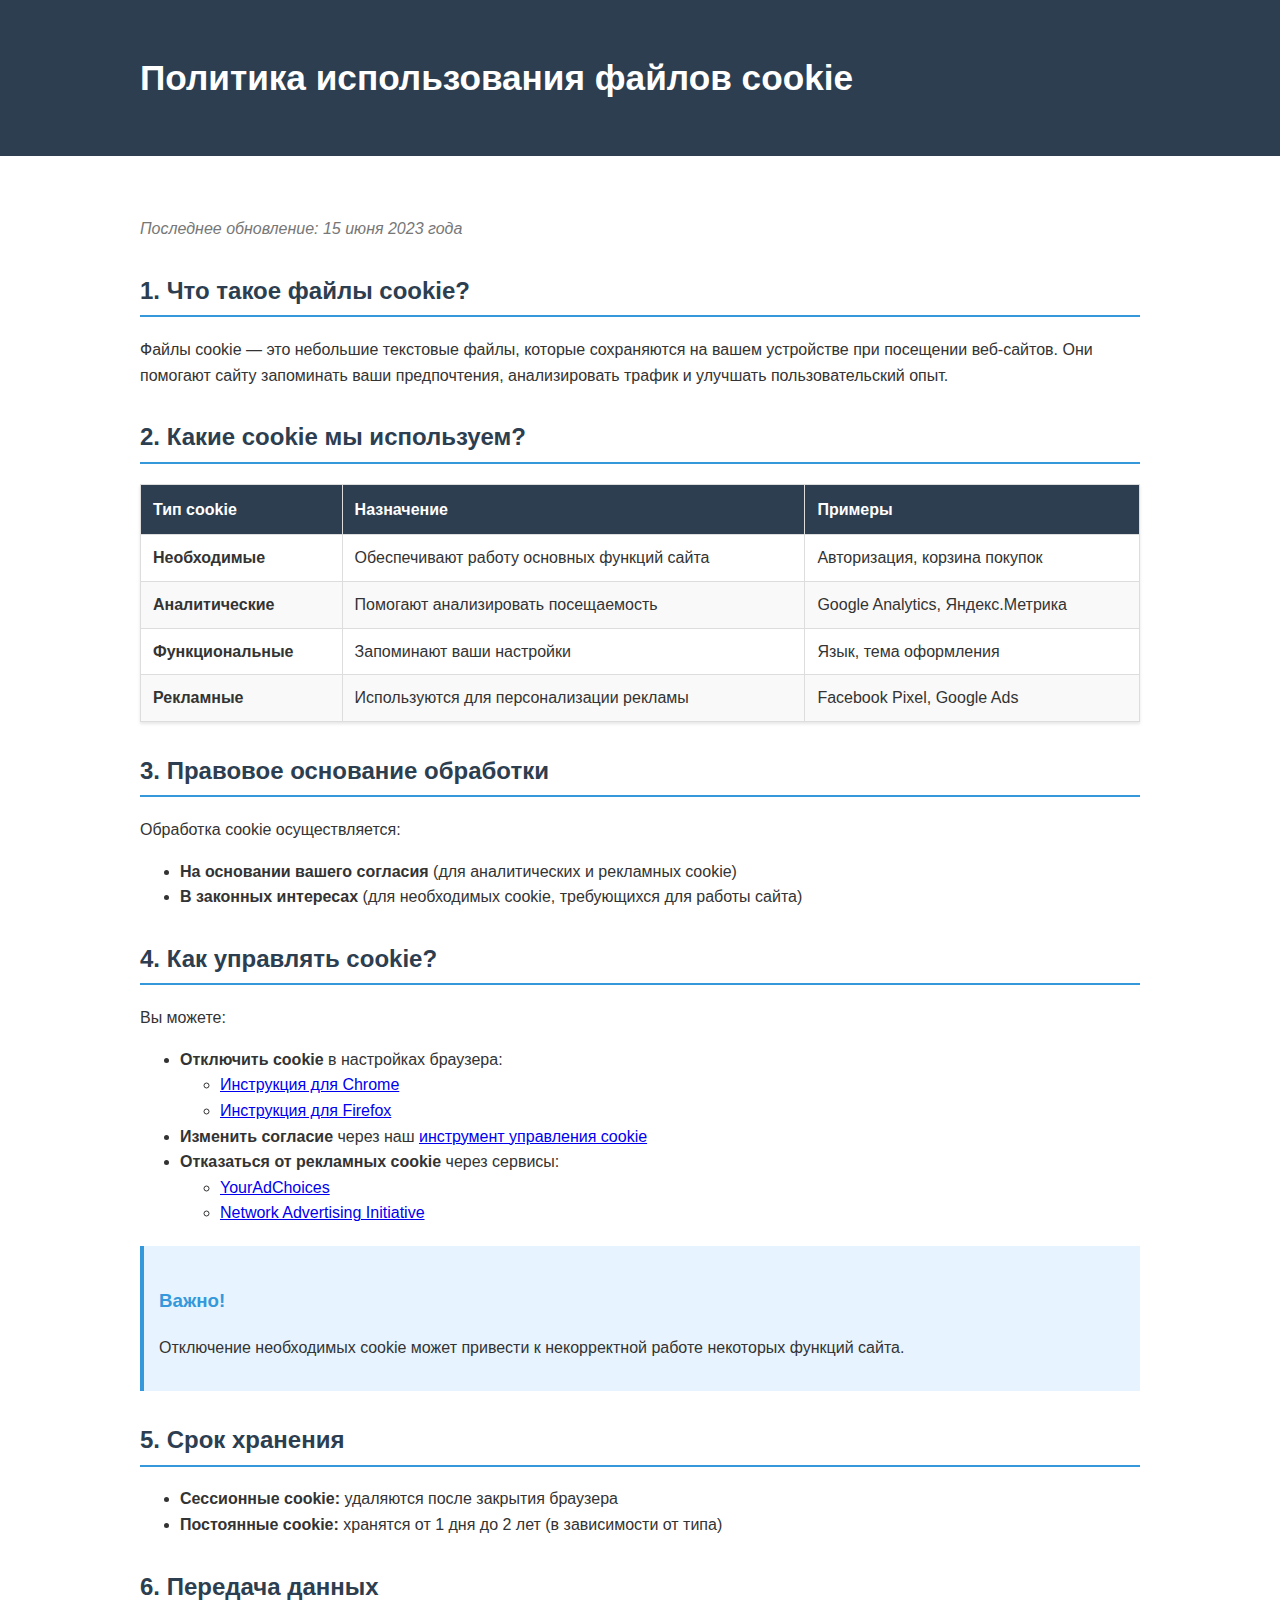
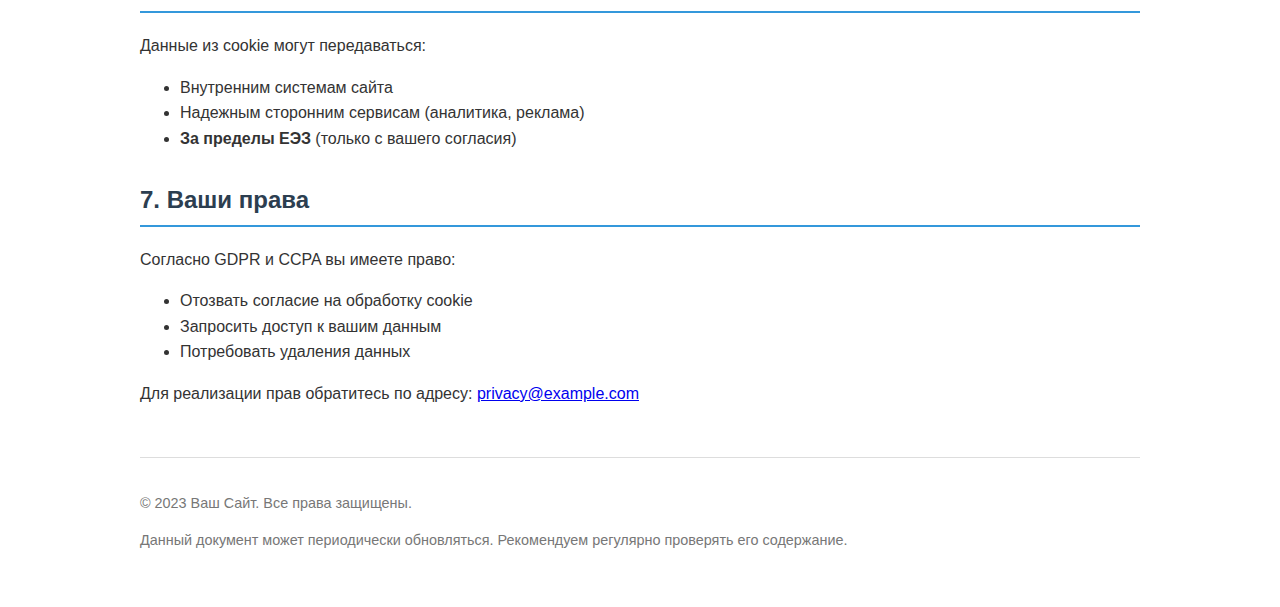
<file: cookie.html>
<!DOCTYPE html>
<html lang="ru">
<head>
    <meta charset="UTF-8">
    <meta name="viewport" content="width=device-width, initial-scale=1.0">
    <title>Политика использования cookie | Ваш Сайт</title>
    <style>
        :root {
            --primary-color: #2c3e50;
            --secondary-color: #3498db;
            --text-color: #333;
            --light-bg: #f9f9f9;
            --border-color: #ddd;
        }

        body {
            font-family: 'Segoe UI', Tahoma, Geneva, Verdana, sans-serif;
            line-height: 1.6;
            color: var(--text-color);
            margin: 0;
            padding: 0;
            background-color: #fff;
        }

        .container {
            max-width: 1000px;
            margin: 0 auto;
            padding: 20px;
        }

        header {
            background-color: var(--primary-color);
            color: white;
            padding: 30px 0;
            margin-bottom: 30px;
        }

        h1 {
            margin: 0;
            font-size: 2.2em;
        }

        h2 {
            color: var(--primary-color);
            border-bottom: 2px solid var(--secondary-color);
            padding-bottom: 5px;
            margin-top: 30px;
        }

        h3 {
            color: var(--secondary-color);
            margin-top: 25px;
        }

        .last-updated {
            font-style: italic;
            color: #777;
            margin: 10px 0 30px;
        }

        table {
            width: 100%;
            border-collapse: collapse;
            margin: 20px 0;
            box-shadow: 0 2px 3px rgba(0,0,0,0.1);
        }

        table, th, td {
            border: 1px solid var(--border-color);
        }

        th {
            background-color: var(--primary-color);
            color: white;
            padding: 12px;
            text-align: left;
        }

        td {
            padding: 10px 12px;
        }

        tr:nth-child(even) {
            background-color: var(--light-bg);
        }

        .note {
            background-color: #e7f4ff;
            border-left: 4px solid var(--secondary-color);
            padding: 15px;
            margin: 20px 0;
        }

        footer {
            margin-top: 50px;
            padding: 20px 0;
            border-top: 1px solid var(--border-color);
            font-size: 0.9em;
            color: #777;
        }

        @media (max-width: 768px) {
            .container {
                padding: 15px;
            }

            h1 {
                font-size: 1.8em;
            }

            table {
                display: block;
                overflow-x: auto;
            }
        }
    </style>
</head>
<body>
<header>
    <div class="container">
        <h1>Политика использования файлов cookie</h1>
    </div>
</header>

<div class="container">
    <p class="last-updated">Последнее обновление: 15 июня 2023 года</p>

    <section>
        <h2>1. Что такое файлы cookie?</h2>
        <p>Файлы cookie — это небольшие текстовые файлы, которые сохраняются на вашем устройстве при посещении веб-сайтов. Они помогают сайту запоминать ваши предпочтения, анализировать трафик и улучшать пользовательский опыт.</p>
    </section>

    <section>
        <h2>2. Какие cookie мы используем?</h2>
        <table>
            <thead>
            <tr>
                <th>Тип cookie</th>
                <th>Назначение</th>
                <th>Примеры</th>
            </tr>
            </thead>
            <tbody>
            <tr>
                <td><strong>Необходимые</strong></td>
                <td>Обеспечивают работу основных функций сайта</td>
                <td>Авторизация, корзина покупок</td>
            </tr>
            <tr>
                <td><strong>Аналитические</strong></td>
                <td>Помогают анализировать посещаемость</td>
                <td>Google Analytics, Яндекс.Метрика</td>
            </tr>
            <tr>
                <td><strong>Функциональные</strong></td>
                <td>Запоминают ваши настройки</td>
                <td>Язык, тема оформления</td>
            </tr>
            <tr>
                <td><strong>Рекламные</strong></td>
                <td>Используются для персонализации рекламы</td>
                <td>Facebook Pixel, Google Ads</td>
            </tr>
            </tbody>
        </table>
    </section>

    <section>
        <h2>3. Правовое основание обработки</h2>
        <p>Обработка cookie осуществляется:</p>
        <ul>
            <li><strong>На основании вашего согласия</strong> (для аналитических и рекламных cookie)</li>
            <li><strong>В законных интересах</strong> (для необходимых cookie, требующихся для работы сайта)</li>
        </ul>
    </section>

    <section>
        <h2>4. Как управлять cookie?</h2>
        <p>Вы можете:</p>
        <ul>
            <li><strong>Отключить cookie</strong> в настройках браузера:
                <ul>
                    <li><a href="https://support.google.com/chrome/answer/95647" target="_blank">Инструкция для Chrome</a></li>
                    <li><a href="https://support.mozilla.org/ru/kb/vklyuchenie-i-otklyuchenie-kuki" target="_blank">Инструкция для Firefox</a></li>
                </ul>
            </li>
            <li><strong>Изменить согласие</strong> через наш <a href="#">инструмент управления cookie</a></li>
            <li><strong>Отказаться от рекламных cookie</strong> через сервисы:
                <ul>
                    <li><a href="https://optout.aboutads.info/" target="_blank">YourAdChoices</a></li>
                    <li><a href="https://optout.networkadvertising.org/" target="_blank">Network Advertising Initiative</a></li>
                </ul>
            </li>
        </ul>

        <div class="note">
            <h3>Важно!</h3>
            <p>Отключение необходимых cookie может привести к некорректной работе некоторых функций сайта.</p>
        </div>
    </section>

    <section>
        <h2>5. Срок хранения</h2>
        <ul>
            <li><strong>Сессионные cookie:</strong> удаляются после закрытия браузера</li>
            <li><strong>Постоянные cookie:</strong> хранятся от 1 дня до 2 лет (в зависимости от типа)</li>
        </ul>
    </section>

    <section>
        <h2>6. Передача данных</h2>
        <p>Данные из cookie могут передаваться:</p>
        <ul>
            <li>Внутренним системам сайта</li>
            <li>Надежным сторонним сервисам (аналитика, реклама)</li>
            <li><strong>За пределы ЕЭЗ</strong> (только с вашего согласия)</li>
        </ul>
    </section>

    <section>
        <h2>7. Ваши права</h2>
        <p>Согласно GDPR и CCPA вы имеете право:</p>
        <ul>
            <li>Отозвать согласие на обработку cookie</li>
            <li>Запросить доступ к вашим данным</li>
            <li>Потребовать удаления данных</li>
        </ul>
        <p>Для реализации прав обратитесь по адресу: <a href="mailto:privacy@example.com">privacy@example.com</a></p>
    </section>

    <footer>
        <p>© 2023 Ваш Сайт. Все права защищены.</p>
        <p>Данный документ может периодически обновляться. Рекомендуем регулярно проверять его содержание.</p>
    </footer>
</div>
</body>
</html>
</file>
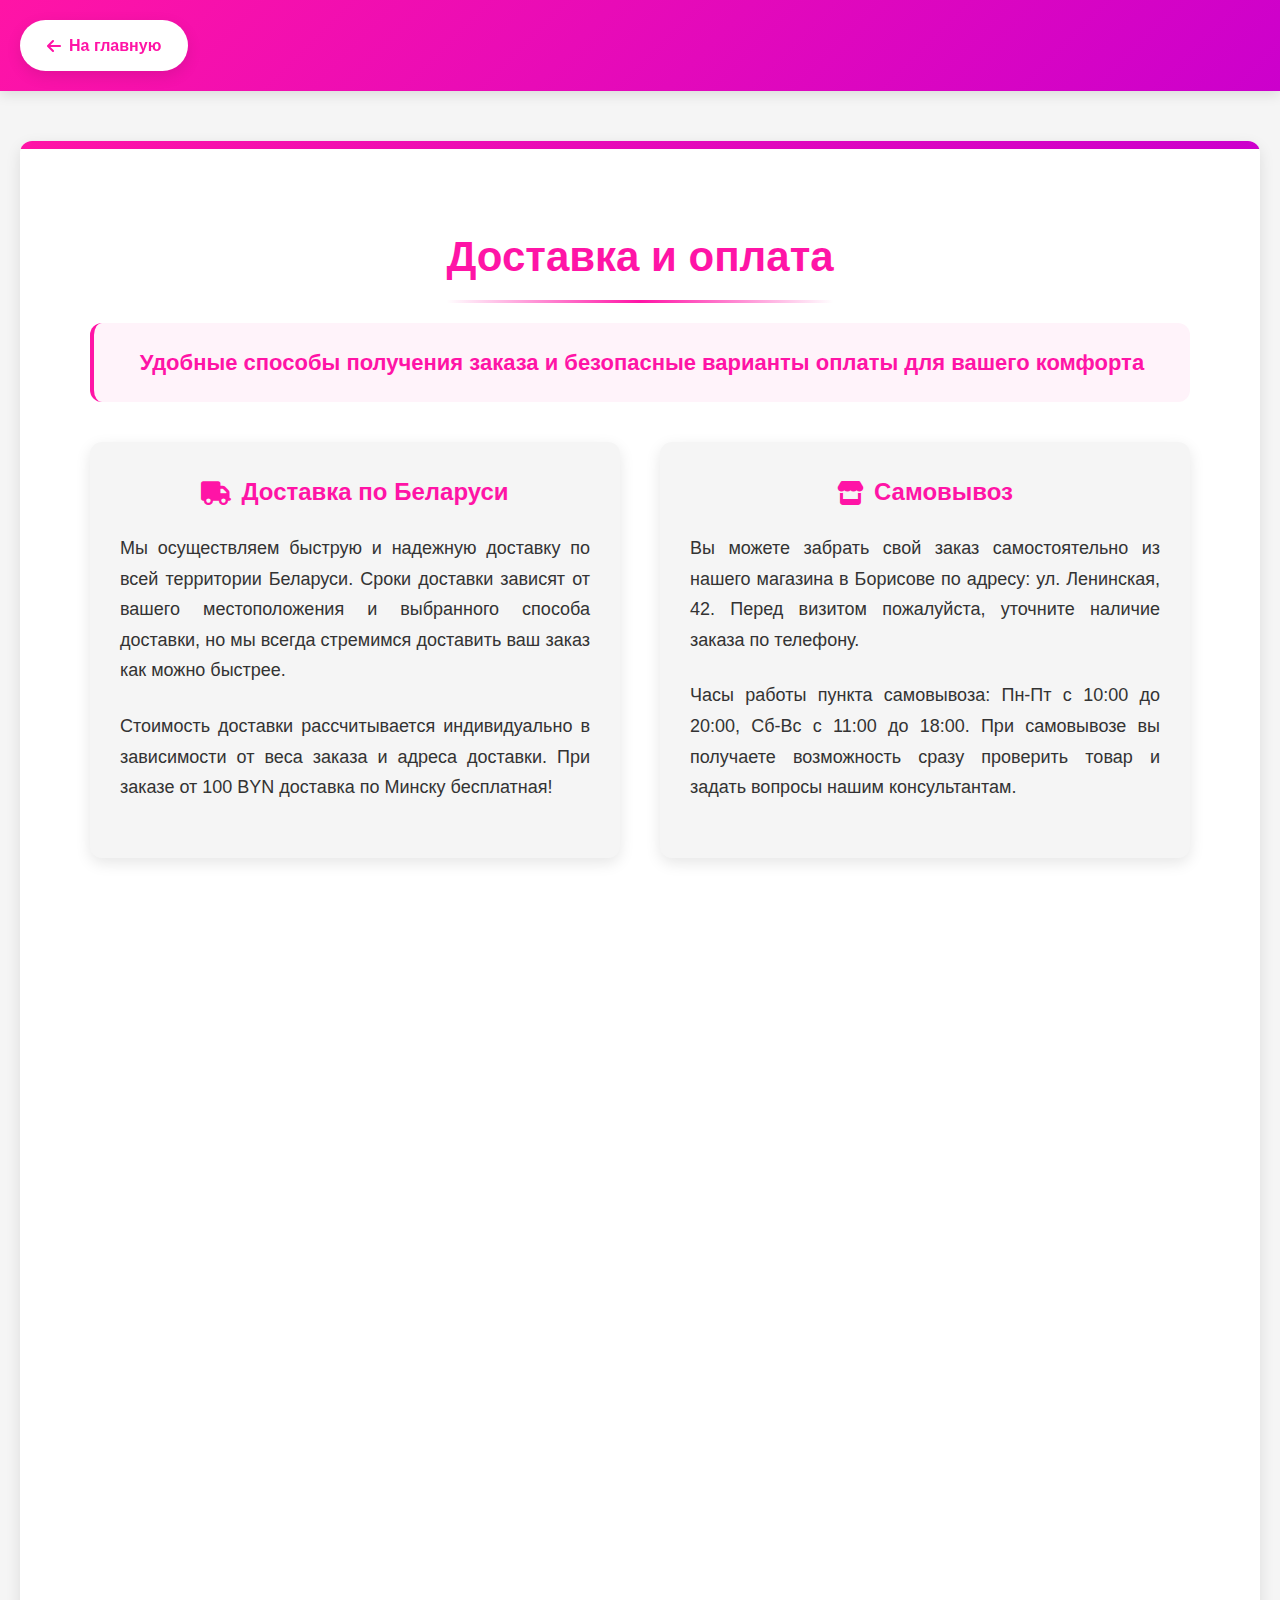
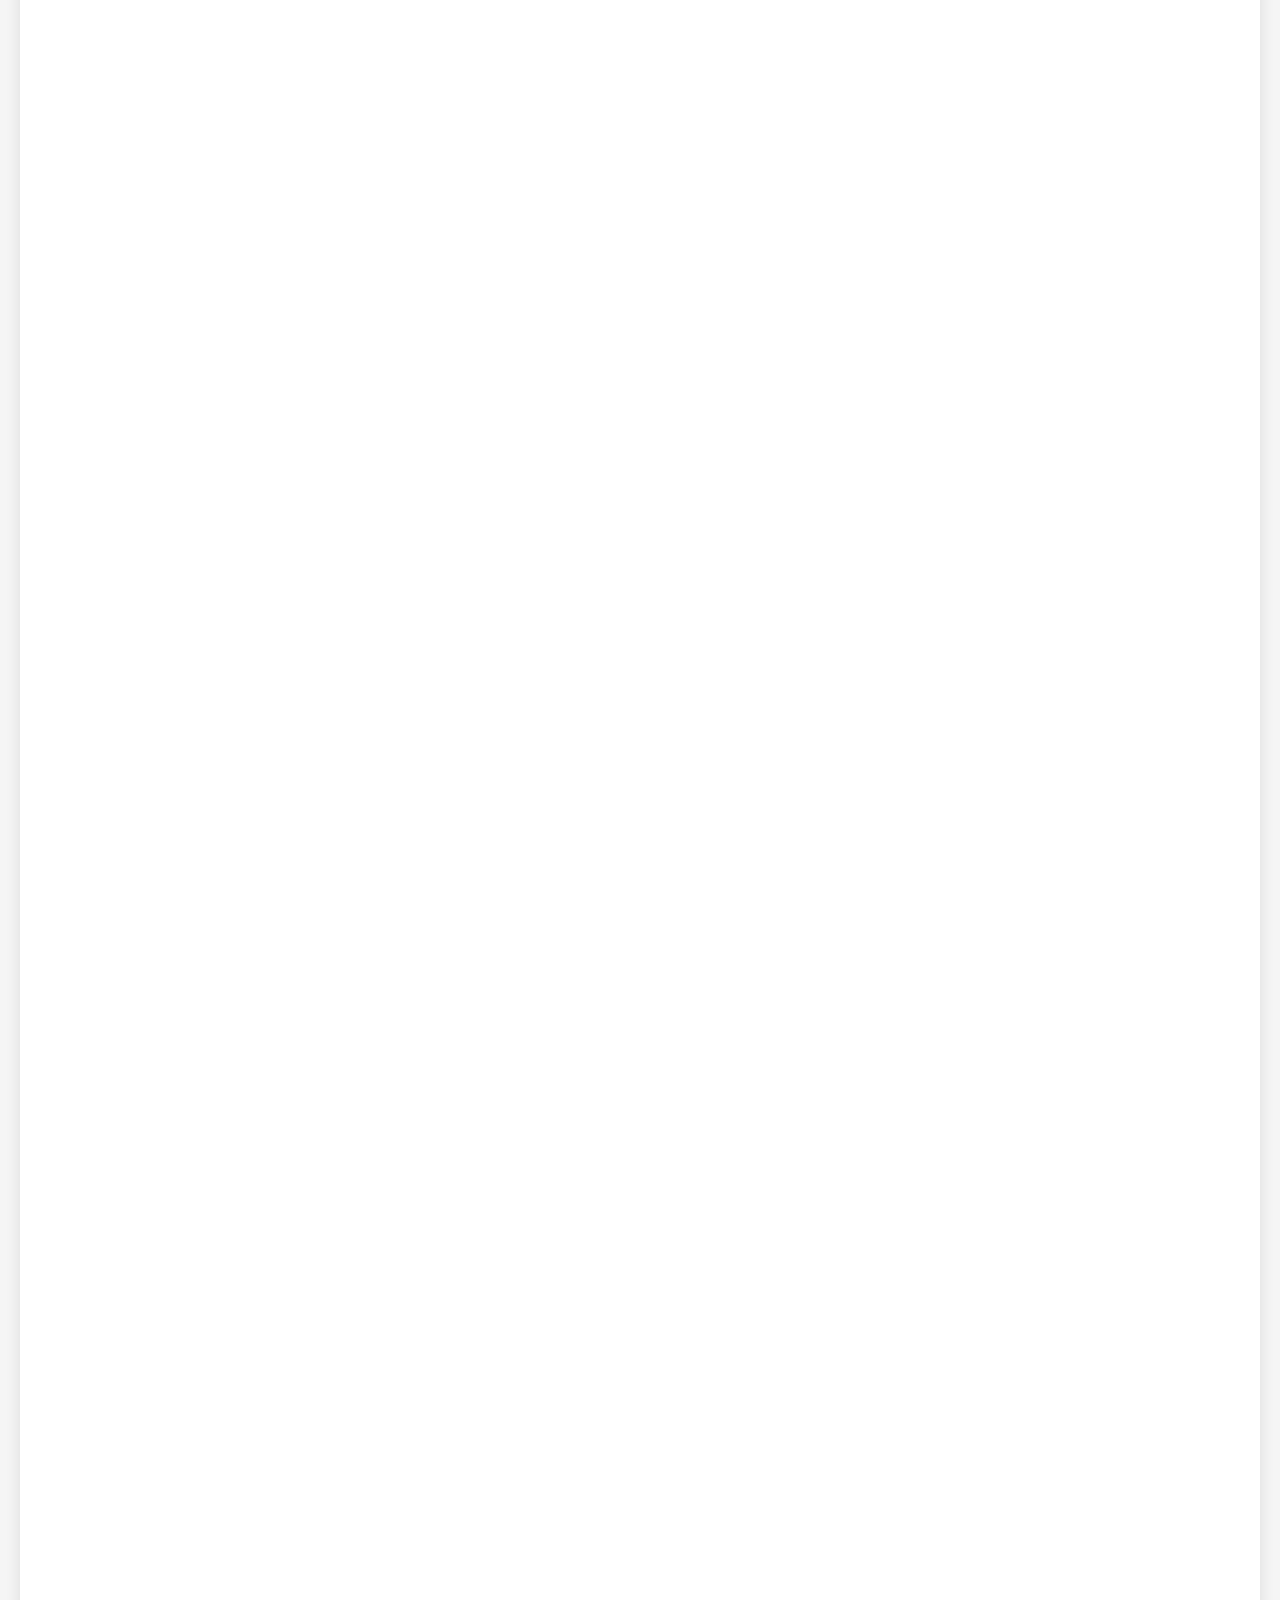
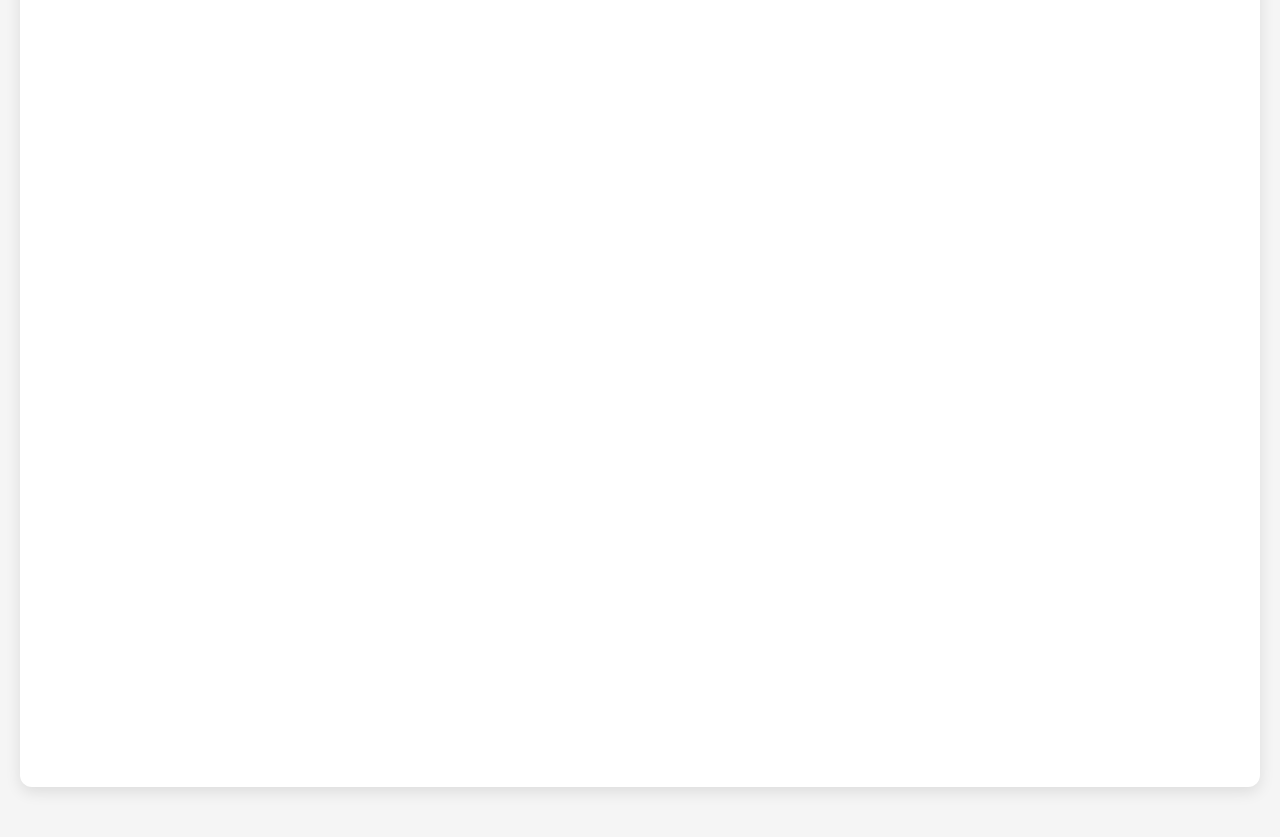
<file: delivery.html>
<!DOCTYPE html>
<html lang="ru">
<head>
    <meta charset="UTF-8">
    <meta name="viewport" content="width=device-width, initial-scale=1.0">
    <title>Доставка и оплата | Фиерия</title>
    <link rel="stylesheet" href="https://cdnjs.cloudflare.com/ajax/libs/font-awesome/6.0.0-beta3/css/all.min.css">
    <link rel="stylesheet" href="https://cdn.jsdelivr.net/npm/swiper@8/swiper-bundle.min.css">

    <style>
        @font-face {
            font-family: "GraphikLCGRegular";
            src: url("./fonts/GraphikLCGRegular.ttf") format("truetype");
            font-style: normal;
            font-weight: normal;
        }

        :root {
            --primary-color: #ff14a6;
            --primary-light: #ff8fd8;
            --primary-dark: #cc00cc;
            --dark-color: #000;
            --light-color: #fff;
            --gray-light: #f5f5f5;
            --gray-medium: #e0e0e0;
            --text-dark: #333;
            --text-light: #888;
            --border-radius: 12px;
            --box-shadow: 0 5px 15px rgba(0, 0, 0, 0.1);
            --box-shadow-hover: 0 10px 25px rgba(0, 0, 0, 0.15);
            --transition: all 0.3s ease;
        }

        /* Base styles */
        * {
            margin: 0;
            padding: 0;
            box-sizing: border-box;
        }

        body {
            color: var(--text-dark);
            line-height: 1.7;
            font-family: 'Segoe UI', Tahoma, Geneva, Verdana, sans-serif;
            background-color: var(--gray-light);
        }

        .container {
            width: 100%;
            max-width: 1400px;
            margin: 0 auto;
            padding: 0 20px;
        }

        /* Header styles */
        header {
            background: linear-gradient(135deg, var(--primary-color), var(--primary-dark));
            padding: 20px 0;
            position: sticky;
            top: 0;
            z-index: 100;
            box-shadow: 0 4px 12px rgba(0, 0, 0, 0.1);
        }

        .header-content {
            display: flex;
            justify-content: space-between;
            align-items: center;
        }

        .logo {
            font-size: 24px;
            font-weight: bold;
            color: var(--light-color);
            display: flex;
            align-items: center;
        }

        .logo i {
            margin-right: 10px;
            font-size: 28px;
        }

        .back-btn {
            display: inline-flex;
            align-items: center;
            padding: 10px 25px;
            background-color: var(--light-color);
            color: var(--primary-color);
            border-radius: 50px;
            text-decoration: none;
            transition: var(--transition);
            font-weight: 600;
            border: 2px solid transparent;
            box-shadow: var(--box-shadow);
        }

        .back-btn i {
            margin-right: 8px;
        }

        .back-btn:hover {
            background-color: transparent;
            color: var(--light-color);
            border-color: var(--light-color);
            transform: translateY(-2px);
        }

        /* Delivery section */
        .delivery-section {
            padding: 80px 0;
            background-color: var(--light-color);
            margin: 50px 0;
            border-radius: var(--border-radius);
            box-shadow: var(--box-shadow);
            position: relative;
            overflow: hidden;
        }

        .delivery-section::before {
            content: '';
            position: absolute;
            top: 0;
            left: 0;
            width: 100%;
            height: 8px;
            background: linear-gradient(90deg, var(--primary-color), var(--primary-dark));
        }

        .delivery-content {
            max-width: 1100px;
            margin: 0 auto;
            position: relative;
        }

        h1 {
            color: var(--primary-color);
            font-size: 42px;
            margin-bottom: 30px;
            text-align: center;
            position: relative;
            display: inline-block;
            left: 50%;
            transform: translateX(-50%);
        }

        h1::after {
            content: '';
            position: absolute;
            bottom: -10px;
            left: 0;
            width: 100%;
            height: 3px;
            background: linear-gradient(90deg, transparent, var(--primary-color), transparent);
        }

        h2 {
            color: var(--primary-color);
            font-size: 32px;
            margin: 50px 0 30px;
            text-align: center;
            position: relative;
        }

        h2::after {
            content: '';
            position: absolute;
            bottom: -10px;
            left: 50%;
            transform: translateX(-50%);
            width: 80px;
            height: 3px;
            background: var(--primary-color);
        }

        p {
            margin-bottom: 25px;
            font-size: 18px;
            text-align: justify;
        }

        .welcome-text {
            font-size: 22px;
            line-height: 1.8;
            margin-bottom: 40px;
            text-align: center;
            color: var(--primary-color);
            font-weight: 600;
            padding: 20px;
            background-color: rgba(255, 20, 166, 0.05);
            border-radius: var(--border-radius);
            border-left: 4px solid var(--primary-color);
        }

        /* Two columns layout */
        .columns {
            display: flex;
            gap: 40px;
            margin: 40px 0;
        }

        .column {
            flex: 1;
            padding: 30px;
            background-color: var(--gray-light);
            border-radius: var(--border-radius);
            box-shadow: var(--box-shadow);
            transition: var(--transition);
        }

        .column:hover {
            transform: translateY(-5px);
            box-shadow: var(--box-shadow-hover);
        }

        .column h3 {
            color: var(--primary-color);
            font-size: 24px;
            margin-bottom: 20px;
            text-align: center;
            display: flex;
            align-items: center;
            justify-content: center;
        }

        .column h3 i {
            margin-right: 10px;
        }

        .delivery-methods {
            background: linear-gradient(135deg, rgba(255, 20, 166, 0.05), rgba(204, 0, 204, 0.05));
            padding: 50px;
            border-radius: var(--border-radius);
            margin: 60px 0;
            border: 1px solid rgba(255, 20, 166, 0.1);
            position: relative;
        }

        .delivery-methods::before {
            content: '';
            position: absolute;
            top: 10px;
            left: 10px;
            right: 10px;
            bottom: 10px;
            border: 1px dashed var(--primary-color);
            border-radius: calc(var(--border-radius) - 5px);
            opacity: 0.2;
            pointer-events: none;
        }

        .methods-list {
            display: grid;
            grid-template-columns: repeat(auto-fit, minmax(300px, 1fr));
            gap: 20px;
            margin: 40px 0;
        }

        .methods-list li {
            background-color: var(--light-color);
            padding: 25px;
            border-radius: var(--border-radius);
            box-shadow: var(--box-shadow);
            transition: var(--transition);
            position: relative;
            overflow: hidden;
            display: flex;
            align-items: center;
        }

        .methods-list li::before {
            content: '';
            position: absolute;
            top: 0;
            left: 0;
            width: 4px;
            height: 100%;
            background: linear-gradient(to bottom, var(--primary-color), var(--primary-dark));
        }

        .methods-list li i {
            color: var(--primary-color);
            font-size: 24px;
            margin-right: 15px;
            min-width: 30px;
            text-align: center;
        }

        .methods-list li:hover {
            transform: translateY(-5px);
            box-shadow: var(--box-shadow-hover);
        }

        .payment-methods {
            margin: 60px 0;
        }

        .payment-cards {
            display: flex;
            justify-content: center;
            flex-wrap: wrap;
            gap: 30px;
            margin-top: 40px;
        }

        .payment-card {
            background-color: var(--light-color);
            border-radius: var(--border-radius);
            box-shadow: var(--box-shadow);
            overflow: hidden;
            transition: var(--transition);
            width: 250px;
            text-align: center;
            padding: 20px;
        }

        .payment-card:hover {
            transform: translateY(-10px);
            box-shadow: var(--box-shadow-hover);
        }

        .payment-icon {
            height: 80px;
            display: flex;
            align-items: center;
            justify-content: center;
            margin-bottom: 20px;
            color: var(--primary-color);
            font-size: 48px;
        }

        .payment-info h3 {
            color: var(--primary-color);
            margin-bottom: 15px;
        }

        .payment-info p {
            color: var(--text-light);
            font-size: 14px;
            margin-bottom: 15px;
            text-align: center;
        }

        .note-box {
            font-style: italic;
            text-align: center;
            font-size: 18px;
            margin-top: 50px;
            color: var(--primary-color);
            padding: 30px;
            background: linear-gradient(135deg, rgba(255, 20, 166, 0.05), rgba(204, 0, 204, 0.05));
            border-radius: var(--border-radius);
            position: relative;
        }

        .note-box::before,
        .note-box::after {
            content: '"';
            font-size: 40px;
            color: var(--primary-light);
            position: absolute;
            opacity: 0.3;
        }

        .note-box::before {
            top: 10px;
            left: 20px;
        }

        .note-box::after {
            bottom: 10px;
            right: 20px;
        }

        .timeline {
            position: relative;
            max-width: 800px;
            margin: 40px auto;
        }

        .timeline::before {
            content: '';
            position: absolute;
            top: 62px;
            left: 50%;
            transform: translateX(-50%);
            width: 4px;
            height: 95%;
            background: linear-gradient(to bottom, var(--primary-color), var(--primary-dark));
        }

        .timeline-item {
            padding: 20px 40px;
            position: relative;
            width: 50%;
            box-sizing: border-box;
        }

        .timeline-item:nth-child(odd) {
            left: 0;
        }

        .timeline-item:nth-child(even) {
            left: 50%;
        }

        .timeline-content {
            padding: 20px;
            background-color: var(--light-color);
            border-radius: var(--border-radius);
            box-shadow: var(--box-shadow);
            position: relative;
        }

        .timeline-content::after {
            content: '';
            position: absolute;
            top: 20px;
            width: 20px;
            height: 20px;
            background-color: var(--light-color);
            transform: rotate(45deg);
            box-shadow: var(--box-shadow);
        }

        .timeline-item:nth-child(odd) .timeline-content::after {
            right: -10px;
        }

        .timeline-item:nth-child(even) .timeline-content::after {
            left: -10px;
        }

        .timeline-date {
            display: inline-block;
            padding: 5px 15px;
            background: linear-gradient(135deg, var(--primary-color), var(--primary-dark));
            color: var(--light-color);
            border-radius: 50px;
            font-weight: bold;
            margin-bottom: 10px;
        }

        /* Responsive */
        @media (max-width: 992px) {
            .columns {
                flex-direction: column;
            }

            .methods-list {
                grid-template-columns: 1fr;
            }
        }

        @media (max-width: 768px) {
            h1 {
                font-size: 32px;
            }

            h2 {
                font-size: 26px;
            }

            .delivery-section {
                padding: 50px 0;
                margin: 30px 0;
            }

            .delivery-methods {
                padding: 30px 20px;
            }

            .welcome-text {
                font-size: 20px;
            }

            .note-box {
                font-size: 18px;
                padding: 20px;
            }

            .timeline::before {
                left: 31px;
            }

            .timeline-item {
                width: 100%;
                padding-left: 70px;
                padding-right: 25px;
            }

            .timeline-item:nth-child(even) {
                left: 0;
            }

            .timeline-content::after {
                left: 20px !important;
                right: auto !important;
            }
        }

        @media (max-width: 576px) {
            .header-content {
                flex-direction: column;
                gap: 15px;
            }

            .back-btn {
                width: 100%;
                justify-content: center;
            }

            .column {
                padding: 20px;
            }

            .payment-card {
                width: 100%;
            }
        }

        /* Animations */
        @keyframes fadeIn {
            from {
                opacity: 0;
                transform: translateY(20px);
            }
            to {
                opacity: 1;
                transform: translateY(0);
            }
        }

        .animate {
            animation: fadeIn 0.8s ease forwards;
        }

        .delay-1 {
            animation-delay: 0.2s;
        }

        .delay-2 {
            animation-delay: 0.4s;
        }

        .delay-3 {
            animation-delay: 0.6s;
        }

        .delay-4 {
            animation-delay: 0.8s;
        }

        .delay-5 {
            animation-delay: 1s;
        }

        .footer {
            background-color: #2c3e50;
            color: #fff;
            padding: 40px 0 20px;
            font-size: 14px;
        }

        .footer__main {
            display: grid;
            grid-template-columns: repeat(auto-fit, minmax(250px, 1fr));
            gap: 30px;
            margin-bottom: 30px;
        }

        .footer h3 {
            color: #ecf0f1;
            margin-bottom: 20px;
            font-size: 16px;
        }

        .footer a {
            color: #bdc3c7;
            text-decoration: none;
            transition: color 0.3s;
        }

        .footer a:hover {
            color: #fff;
        }

        .footer__info p {
            margin-bottom: 10px;
            line-height: 1.5;
        }

        .footer__links ul,
        .footer__legal ul {
            list-style: none;
            padding: 0;
            margin: 0;
        }

        .footer__links li,
        .footer__legal li {
            margin-bottom: 10px;
        }

        .footer__links i,
        .footer__legal i {
            margin-right: 8px;
            width: 16px;
            text-align: center;
        }

        .footer__contacts a {
            display: block;
            margin-bottom: 10px;
        }

        .footer__social {
            margin-top: 15px;
        }

        .footer__social .social-link {
            display: inline-block;
            margin-right: 15px;
            font-size: 18px;
        }

        .footer__copyright {
            border-top: 1px solid #34495e;
            padding-top: 20px;
            text-align: center;
            color: #bdc3c7;
        }

        @media (max-width: 768px) {
            .footer__main {
                grid-template-columns: 1fr;
            }
        }
    </style>
</head>

<body>

<header>
    <div class="container">
        <div class="header-content">
            <a href="index.html" class="back-btn">
                <i class="fas fa-arrow-left"></i>
                На главную
            </a>
        </div>
    </div>
</header>

<main class="container">
    <section class="delivery-section">
        <div class="delivery-content">
            <h1 class="animate">Доставка и оплата</h1>

            <p class="welcome-text animate delay-1">Удобные способы получения заказа и безопасные варианты оплаты для
                вашего комфорта</p>

            <div class="columns animate delay-2">
                <div class="column">
                    <h3><i class="fas fa-truck"></i> Доставка по Беларуси</h3>
                    <p>Мы осуществляем быструю и надежную доставку по всей территории Беларуси. Сроки доставки зависят
                        от вашего местоположения и выбранного способа доставки, но мы всегда стремимся доставить ваш
                        заказ как можно быстрее.</p>
                    <p>Стоимость доставки рассчитывается индивидуально в зависимости от веса заказа и адреса доставки.
                        При заказе от 100 BYN доставка по Минску бесплатная!</p>
                </div>
                <div class="column">
                    <h3><i class="fas fa-store"></i> Самовывоз</h3>
                    <p>Вы можете забрать свой заказ самостоятельно из нашего магазина в Борисове по адресу: ул.
                        Ленинская, 42. Перед визитом пожалуйста, уточните наличие заказа по телефону.</p>
                    <p>Часы работы пункта самовывоза: Пн-Пт с 10:00 до 20:00, Сб-Вс с 11:00 до 18:00. При самовывозе вы
                        получаете возможность сразу проверить товар и задать вопросы нашим консультантам.</p>
                </div>
            </div>

            <div class="delivery-methods animate delay-3">
                <h2>Способы доставки</h2>

                <ul class="methods-list">
                    <li>
                        <i class="fas fa-motorcycle"></i>
                        <span><strong>Курьерская доставка по Минску</strong> - доставка в течение 1-2 рабочих дней. Курьер свяжется с вами заранее для уточнения времени доставки.</span>
                    </li>
                    <li>
                        <i class="fas fa-truck"></i>
                        <span><strong>Доставка почтой по Беларуси</strong> - отправка в течение 1 рабочего дня после оформления заказа. Срок доставки 2-5 рабочих дней в зависимости от региона.</span>
                    </li>
                    <li>
                        <i class="fas fa-box"></i>
                        <span><strong>Служба доставки "Европочта"</strong> - удобный вариант для небольших населенных пунктов. Доставка до отделения в вашем городе за 2-4 рабочих дня.</span>
                    </li>
                    <li>
                        <i class="fas fa-shipping-fast"></i>
                        <span><strong>Экспресс-доставка</strong> - срочная доставка в течение дня по Минску (при заказе до 12:00). Дополнительная плата за срочность.</span>
                    </li>
                </ul>
            </div>

            <div class="payment-methods animate delay-4">
                <h2>Способы оплаты</h2>
                <p style="text-align: center;">Мы предлагаем несколько удобных и безопасных способов оплаты ваших
                    заказов.</p>

                <div class="payment-cards">
                    <div class="payment-card">
                        <div class="payment-icon">
                            <i class="fas fa-money-bill-wave"></i>
                        </div>
                        <div class="payment-info">
                            <h3>Наличными</h3>
                            <p>Оплата наличными курьеру при получении заказа или в магазине при самовывозе.</p>
                        </div>
                    </div>

                    <div class="payment-card">
                        <div class="payment-icon">
                            <i class="fas fa-credit-card"></i>
                        </div>
                        <div class="payment-info">
                            <h3>Банковской картой</h3>
                            <p>Оплата онлайн при оформлении заказа или картой при получении через POS-терминал.</p>
                        </div>
                    </div>

                    <div class="payment-card">
                        <div class="payment-icon">
                            <i class="fas fa-mobile-alt"></i>
                        </div>
                        <div class="payment-info">
                            <h3>Онлайн платежи</h3>
                            <p>Оплата через систему ЕРИП, интернет-банкинг или мобильные платежные системы.</p>
                        </div>
                    </div>

                    <div class="payment-card">
                        <div class="payment-icon">
                            <i class="fas fa-calendar-alt"></i>
                        </div>
                        <div class="payment-info">
                            <h3>Рассрочка</h3>
                            <p>Рассрочка по карте "Халва" на 3-5 месяцев без переплат и первоначального взноса.</p>
                        </div>
                    </div>
                </div>
            </div>

            <div class="timeline animate delay-5">
                <h2 style="text-align: center; margin-bottom: 50px;">Как происходит оформление заказа</h2>

                <div class="timeline-item">
                    <div class="timeline-content">
                        <div class="timeline-date">Шаг 1</div>
                        <h3>Выбор товаров</h3>
                        <p>Добавьте понравившиеся товары в корзину. Вы можете оформить заказ сразу или продолжить
                            покупки.</p>
                    </div>
                </div>

                <div class="timeline-item">
                    <div class="timeline-content">
                        <div class="timeline-date">Шаг 2</div>
                        <h3>Оформление заказа</h3>
                        <p>Укажите ваши контактные данные, выберите удобный способ доставки и оплаты.</p>
                    </div>
                </div>

                <div class="timeline-item">
                    <div class="timeline-content">
                        <div class="timeline-date">Шаг 3</div>
                        <h3>Подтверждение</h3>
                        <p>Наш менеджер свяжется с вами для подтверждения заказа в течение 1 часа в рабочее время.</p>
                    </div>
                </div>

                <div class="timeline-item">
                    <div class="timeline-content">
                        <div class="timeline-date">Шаг 4</div>
                        <h3>Доставка</h3>
                        <p>Мы упакуем и отправим ваш заказ в день оформления или на следующий рабочий день.</p>
                    </div>
                </div>

                <div class="timeline-item">
                    <div class="timeline-content">
                        <div class="timeline-date">Шаг 5</div>
                        <h3>Получение</h3>
                        <p>Вы получаете заказ и проверяете его комплектность. Приятных покупок!</p>
                    </div>
                </div>
            </div>

            <div class="note-box animate delay-5">
                Если у вас остались вопросы о доставке или оплате, наши консультанты всегда готовы помочь! Звоните нам
                или пишите в удобный для вас мессенджер.
            </div>
        </div>
    </section>
</main>


<script>
    // Простая анимация появления элементов при скролле
    document.addEventListener('DOMContentLoaded', function () {
        const animateElements = document.querySelectorAll('.animate');

        const observer = new IntersectionObserver((entries) => {
            entries.forEach(entry => {
                if (entry.isIntersecting) {
                    entry.target.style.opacity = 1;
                }
            });
        }, {threshold: 0.1});

        animateElements.forEach(el => {
            el.style.opacity = 0;
            observer.observe(el);
        });
    });
</script>

</body>
</html>
</file>
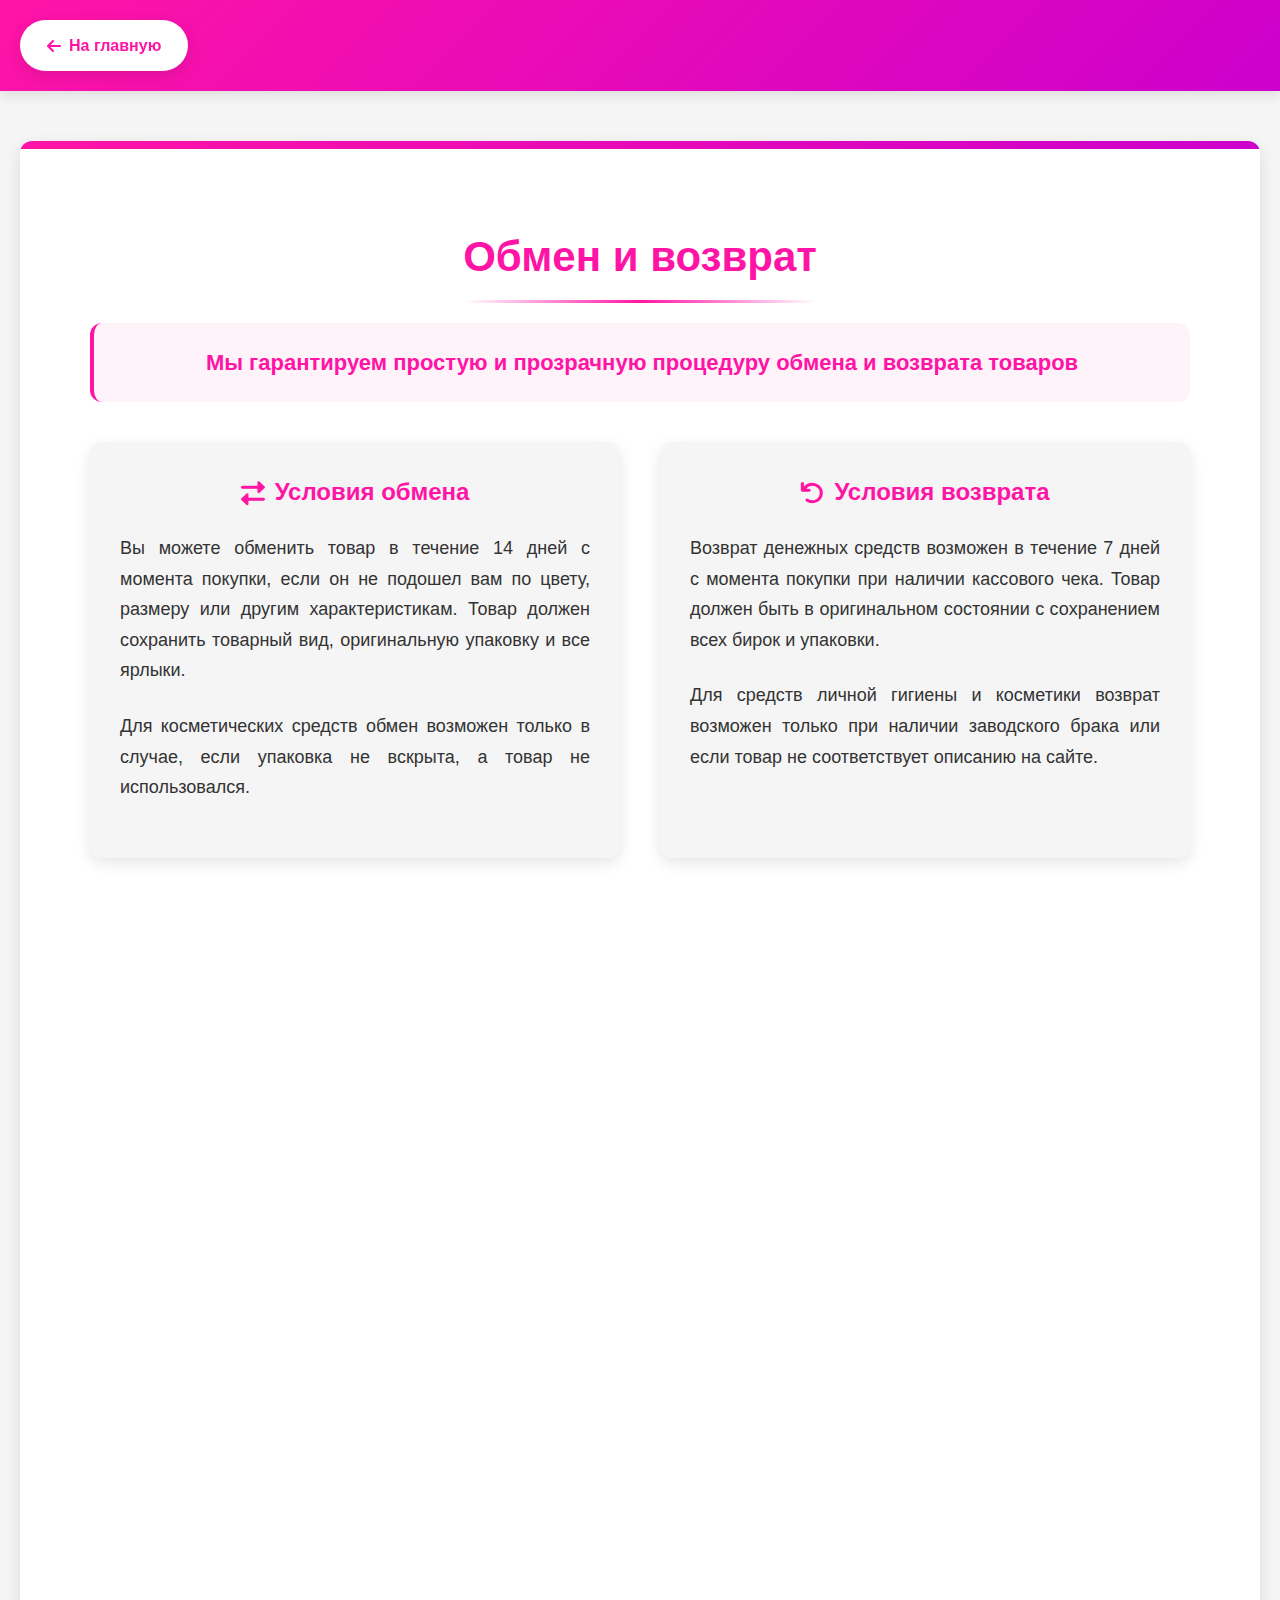
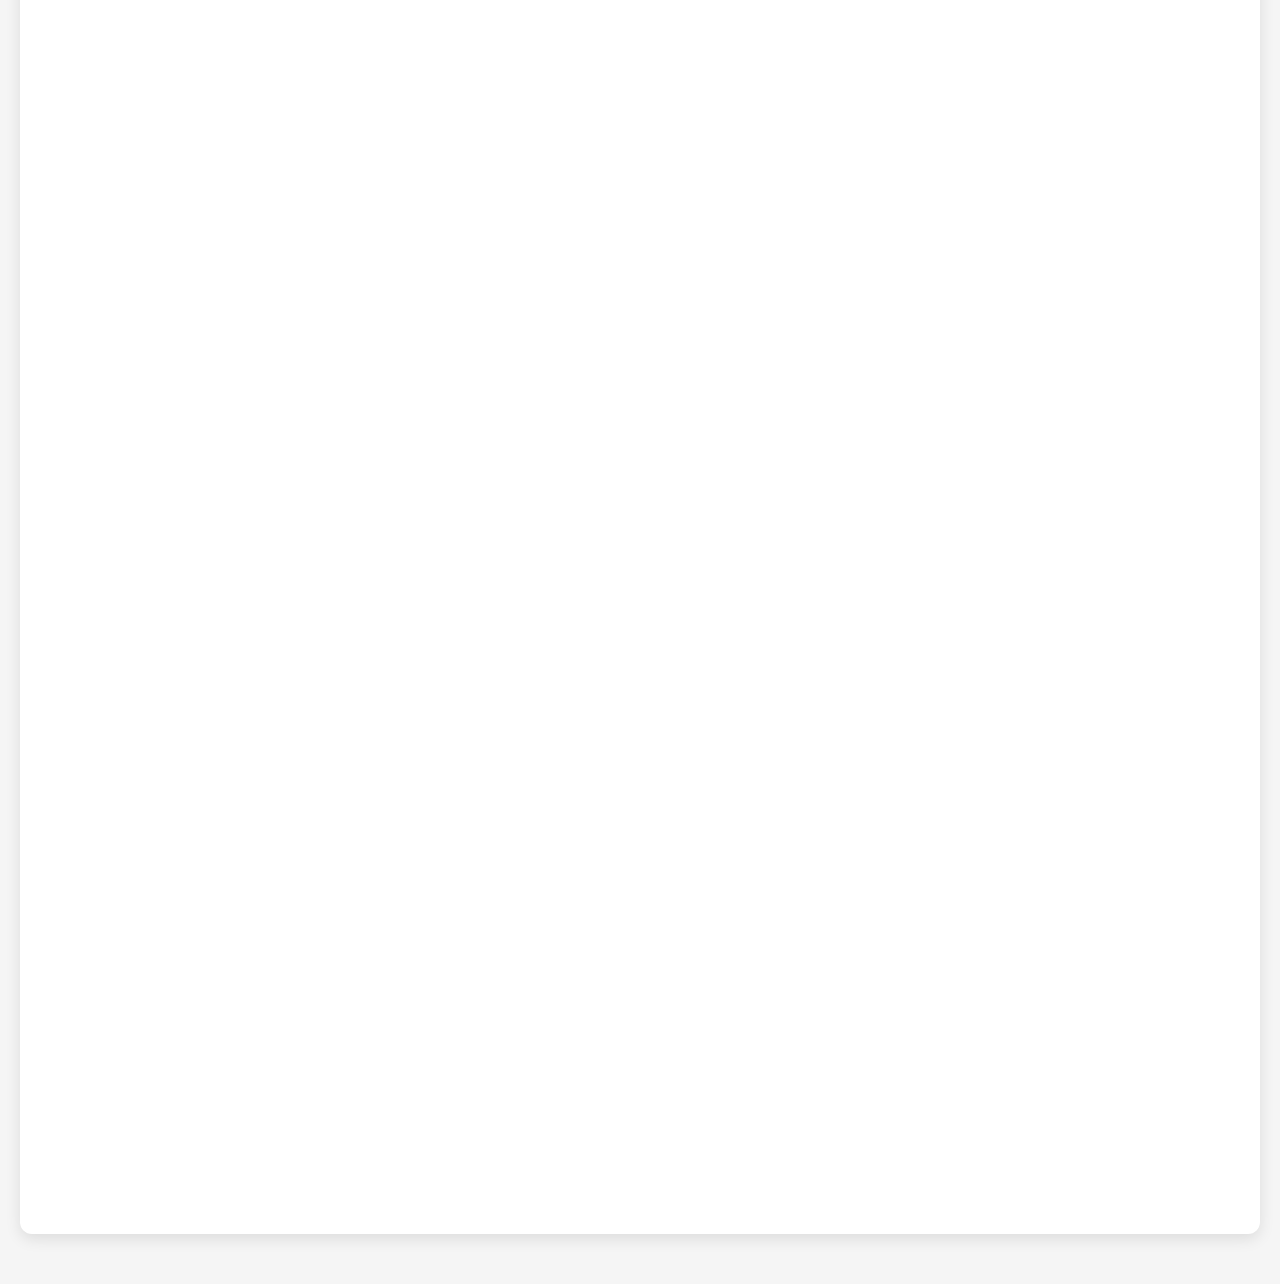
<file: Exchange.html>
<!DOCTYPE html>
<html lang="ru">
<head>
    <meta charset="UTF-8">
    <meta name="viewport" content="width=device-width, initial-scale=1.0">
    <title>Обмен и возврат | Фиерия</title>
    <link rel="stylesheet" href="https://cdnjs.cloudflare.com/ajax/libs/font-awesome/6.0.0-beta3/css/all.min.css">
    <link rel="stylesheet" href="https://cdn.jsdelivr.net/npm/swiper@8/swiper-bundle.min.css">

    <style>
        @font-face {
            font-family: "GraphikLCGRegular";
            src: url("./fonts/GraphikLCGRegular.ttf") format("truetype");
            font-style: normal;
            font-weight: normal;
        }
        :root {
            --primary-color: #ff14a6;
            --primary-light: #ff8fd8;
            --primary-dark: #cc00cc;
            --dark-color: #000;
            --light-color: #fff;
            --gray-light: #f5f5f5;
            --gray-medium: #e0e0e0;
            --text-dark: #333;
            --text-light: #888;
            --border-radius: 12px;
            --box-shadow: 0 5px 15px rgba(0, 0, 0, 0.1);
            --box-shadow-hover: 0 10px 25px rgba(0, 0, 0, 0.15);
            --transition: all 0.3s ease;
        }

        /* Base styles */
        * {
            margin: 0;
            padding: 0;
            box-sizing: border-box;
        }

        body {
            color: var(--text-dark);
            line-height: 1.7;
            font-family: 'Segoe UI', Tahoma, Geneva, Verdana, sans-serif;
            background-color: var(--gray-light);
        }

        .container {
            width: 100%;
            max-width: 1400px;
            margin: 0 auto;
            padding: 0 20px;
        }

        /* Header styles */
        header {
            background: linear-gradient(135deg, var(--primary-color), var(--primary-dark));
            padding: 20px 0;
            position: sticky;
            top: 0;
            z-index: 100;
            box-shadow: 0 4px 12px rgba(0, 0, 0, 0.1);
        }

        .header-content {
            display: flex;
            justify-content: space-between;
            align-items: center;
        }

        .logo {
            font-size: 24px;
            font-weight: bold;
            color: var(--light-color);
            display: flex;
            align-items: center;
        }

        .logo i {
            margin-right: 10px;
            font-size: 28px;
        }

        .back-btn {
            display: inline-flex;
            align-items: center;
            padding: 10px 25px;
            background-color: var(--light-color);
            color: var(--primary-color);
            border-radius: 50px;
            text-decoration: none;
            transition: var(--transition);
            font-weight: 600;
            border: 2px solid transparent;
            box-shadow: var(--box-shadow);
        }

        .back-btn i {
            margin-right: 8px;
        }

        .back-btn:hover {
            background-color: transparent;
            color: var(--light-color);
            border-color: var(--light-color);
            transform: translateY(-2px);
        }

        /* Return section */
        .return-section {
            padding: 80px 0;
            background-color: var(--light-color);
            margin: 50px 0;
            border-radius: var(--border-radius);
            box-shadow: var(--box-shadow);
            position: relative;
            overflow: hidden;
        }

        .return-section::before {
            content: '';
            position: absolute;
            top: 0;
            left: 0;
            width: 100%;
            height: 8px;
            background: linear-gradient(90deg, var(--primary-color), var(--primary-dark));
        }

        .return-content {
            max-width: 1100px;
            margin: 0 auto;
            position: relative;
        }

        h1 {
            color: var(--primary-color);
            font-size: 42px;
            margin-bottom: 30px;
            text-align: center;
            position: relative;
            display: inline-block;
            left: 50%;
            transform: translateX(-50%);
        }

        h1::after {
            content: '';
            position: absolute;
            bottom: -10px;
            left: 0;
            width: 100%;
            height: 3px;
            background: linear-gradient(90deg, transparent, var(--primary-color), transparent);
        }

        h2 {
            color: var(--primary-color);
            font-size: 32px;
            margin: 50px 0 30px;
            text-align: center;
            position: relative;
        }

        h2::after {
            content: '';
            position: absolute;
            bottom: -10px;
            left: 50%;
            transform: translateX(-50%);
            width: 80px;
            height: 3px;
            background: var(--primary-color);
        }

        p {
            margin-bottom: 25px;
            font-size: 18px;
            text-align: justify;
        }

        .welcome-text {
            font-size: 22px;
            line-height: 1.8;
            margin-bottom: 40px;
            text-align: center;
            color: var(--primary-color);
            font-weight: 600;
            padding: 20px;
            background-color: rgba(255, 20, 166, 0.05);
            border-radius: var(--border-radius);
            border-left: 4px solid var(--primary-color);
        }

        /* Two columns layout */
        .columns {
            display: flex;
            gap: 40px;
            margin: 40px 0;
        }

        .column {
            flex: 1;
            padding: 30px;
            background-color: var(--gray-light);
            border-radius: var(--border-radius);
            box-shadow: var(--box-shadow);
            transition: var(--transition);
        }

        .column:hover {
            transform: translateY(-5px);
            box-shadow: var(--box-shadow-hover);
        }

        .column h3 {
            color: var(--primary-color);
            font-size: 24px;
            margin-bottom: 20px;
            text-align: center;
            display: flex;
            align-items: center;
            justify-content: center;
        }

        .column h3 i {
            margin-right: 10px;
        }

        .return-policy {
            background: linear-gradient(135deg, rgba(255, 20, 166, 0.05), rgba(204, 0, 204, 0.05));
            padding: 50px;
            border-radius: var(--border-radius);
            margin: 60px 0;
            border: 1px solid rgba(255, 20, 166, 0.1);
            position: relative;
        }

        .return-policy::before {
            content: '';
            position: absolute;
            top: 10px;
            left: 10px;
            right: 10px;
            bottom: 10px;
            border: 1px dashed var(--primary-color);
            border-radius: calc(var(--border-radius) - 5px);
            opacity: 0.2;
            pointer-events: none;
        }

        .policy-list {
            display: grid;
            grid-template-columns: repeat(auto-fit, minmax(300px, 1fr));
            gap: 20px;
            margin: 40px 0;
        }

        .policy-list li {
            background-color: var(--light-color);
            padding: 25px;
            border-radius: var(--border-radius);
            box-shadow: var(--box-shadow);
            transition: var(--transition);
            position: relative;
            overflow: hidden;
            display: flex;
            align-items: center;
        }

        .policy-list li::before {
            content: '';
            position: absolute;
            top: 0;
            left: 0;
            width: 4px;
            height: 100%;
            background: linear-gradient(to bottom, var(--primary-color), var(--primary-dark));
        }

        .policy-list li i {
            color: var(--primary-color);
            font-size: 24px;
            margin-right: 15px;
            min-width: 30px;
            text-align: center;
        }

        .policy-list li:hover {
            transform: translateY(-5px);
            box-shadow: var(--box-shadow-hover);
        }

        .steps {
            margin: 60px 0;
        }

        .steps-cards {
            display: flex;
            justify-content: center;
            flex-wrap: wrap;
            gap: 30px;
            margin-top: 40px;
        }

        .step-card {
            background-color: var(--light-color);
            border-radius: var(--border-radius);
            box-shadow: var(--box-shadow);
            overflow: hidden;
            transition: var(--transition);
            width: 250px;
            text-align: center;
            padding: 20px;
            position: relative;
        }

        .step-card:hover {
            transform: translateY(-10px);
            box-shadow: var(--box-shadow-hover);
        }

        .step-number {
            width: 50px;
            height: 50px;
            background: linear-gradient(135deg, var(--primary-color), var(--primary-dark));
            color: var(--light-color);
            border-radius: 50%;
            display: flex;
            align-items: center;
            justify-content: center;
            font-size: 24px;
            font-weight: bold;
            margin: 0 auto 20px;
        }

        .step-info h3 {
            color: var(--primary-color);
            margin-bottom: 15px;
        }

        .step-info p {
            color: var(--text-light);
            font-size: 14px;
            margin-bottom: 15px;
            text-align: center;
        }

        .warning-box {
            font-style: italic;
            text-align: center;
            font-size: 18px;
            margin-top: 50px;
            color: #e74c3c;
            padding: 30px;
            background: linear-gradient(135deg, rgba(231, 76, 60, 0.05), rgba(192, 57, 43, 0.05));
            border-radius: var(--border-radius);
            position: relative;
            border-left: 4px solid #e74c3c;
        }

        .warning-box i {
            margin-right: 10px;
        }

        .conditions {
            margin: 60px 0;
        }

        .condition-item {
            margin-bottom: 30px;
            padding: 20px;
            background-color: var(--light-color);
            border-radius: var(--border-radius);
            box-shadow: var(--box-shadow);
        }

        .condition-item h3 {
            color: var(--primary-color);
            margin-bottom: 15px;
            display: flex;
            align-items: center;
        }

        .condition-item h3 i {
            margin-right: 10px;
        }

        .condition-item ul {
            padding-left: 20px;
        }

        .condition-item li {
            margin-bottom: 10px;
        }

        /* Responsive */
        @media (max-width: 992px) {
            .columns {
                flex-direction: column;
            }

            .policy-list {
                grid-template-columns: 1fr;
            }
        }

        @media (max-width: 768px) {
            h1 {
                font-size: 32px;
            }

            h2 {
                font-size: 26px;
            }

            .return-section {
                padding: 50px 0;
                margin: 30px 0;
            }

            .return-policy {
                padding: 30px 20px;
            }

            .welcome-text {
                font-size: 20px;
            }

            .warning-box {
                font-size: 18px;
                padding: 20px;
            }

            .step-card {
                width: 100%;
            }
        }

        @media (max-width: 576px) {
            .header-content {
                flex-direction: column;
                gap: 15px;
            }

            .back-btn {
                width: 100%;
                justify-content: center;
            }

            .column {
                padding: 20px;
            }
        }

        /* Animations */
        @keyframes fadeIn {
            from { opacity: 0; transform: translateY(20px); }
            to { opacity: 1; transform: translateY(0); }
        }

        .animate {
            animation: fadeIn 0.8s ease forwards;
        }

        .delay-1 { animation-delay: 0.2s; }
        .delay-2 { animation-delay: 0.4s; }
        .delay-3 { animation-delay: 0.6s; }
        .delay-4 { animation-delay: 0.8s; }
        .delay-5 { animation-delay: 1s; }

        .footer {
            background-color: #2c3e50;
            color: #fff;
            padding: 40px 0 20px;
            font-size: 14px;
        }

        .footer__main {
            display: grid;
            grid-template-columns: repeat(auto-fit, minmax(250px, 1fr));
            gap: 30px;
            margin-bottom: 30px;
        }

        .footer h3 {
            color: #ecf0f1;
            margin-bottom: 20px;
            font-size: 16px;
        }

        .footer a {
            color: #bdc3c7;
            text-decoration: none;
            transition: color 0.3s;
        }

        .footer a:hover {
            color: #fff;
        }

        .footer__info p {
            margin-bottom: 10px;
            line-height: 1.5;
        }

        .footer__links ul,
        .footer__legal ul {
            list-style: none;
            padding: 0;
            margin: 0;
        }

        .footer__links li,
        .footer__legal li {
            margin-bottom: 10px;
        }

        .footer__links i,
        .footer__legal i {
            margin-right: 8px;
            width: 16px;
            text-align: center;
        }

        .footer__contacts a {
            display: block;
            margin-bottom: 10px;
        }

        .footer__social {
            margin-top: 15px;
        }

        .footer__social .social-link {
            display: inline-block;
            margin-right: 15px;
            font-size: 18px;
        }

        .footer__copyright {
            border-top: 1px solid #34495e;
            padding-top: 20px;
            text-align: center;
            color: #bdc3c7;
        }

        @media (max-width: 768px) {
            .footer__main {
                grid-template-columns: 1fr;
            }
        }
    </style>
</head>

<body>

<header>
    <div class="container">
        <div class="header-content">
            <a href="index.html" class="back-btn">
                <i class="fas fa-arrow-left"></i>
                На главную
            </a>
        </div>
    </div>
</header>

<main class="container">
    <section class="return-section">
        <div class="return-content">
            <h1 class="animate">Обмен и возврат</h1>

            <p class="welcome-text animate delay-1">Мы гарантируем простую и прозрачную процедуру обмена и возврата товаров</p>

            <div class="columns animate delay-2">
                <div class="column">
                    <h3><i class="fas fa-exchange-alt"></i> Условия обмена</h3>
                    <p>Вы можете обменить товар в течение 14 дней с момента покупки, если он не подошел вам по цвету, размеру или другим характеристикам. Товар должен сохранить товарный вид, оригинальную упаковку и все ярлыки.</p>
                    <p>Для косметических средств обмен возможен только в случае, если упаковка не вскрыта, а товар не использовался.</p>
                </div>
                <div class="column">
                    <h3><i class="fas fa-undo"></i> Условия возврата</h3>
                    <p>Возврат денежных средств возможен в течение 7 дней с момента покупки при наличии кассового чека. Товар должен быть в оригинальном состоянии с сохранением всех бирок и упаковки.</p>
                    <p>Для средств личной гигиены и косметики возврат возможен только при наличии заводского брака или если товар не соответствует описанию на сайте.</p>
                </div>
            </div>

            <div class="return-policy animate delay-3">
                <h2>Наша политика возврата</h2>

                <ul class="policy-list">
                    <li>
                        <i class="fas fa-check-circle"></i>
                        <span><strong>Гарантия качества</strong> - мы принимаем возврат товаров ненадлежащего качества в течение всего срока гарантии</span>
                    </li>
                    <li>
                        <i class="fas fa-clock"></i>
                        <span><strong>Сроки возврата</strong> - возврат денежных средств осуществляется в течение 10 банковских дней после принятия решения</span>
                    </li>
                    <li>
                        <i class="fas fa-box-open"></i>
                        <span><strong>Упаковка</strong> - товар должен быть возвращен в оригинальной упаковке со всеми аксессуарами и документами</span>
                    </li>
                    <li>
                        <i class="fas fa-truck"></i>
                        <span><strong>Доставка</strong> - расходы по доставке товара при возврате оплачивает покупатель, кроме случаев брака</span>
                    </li>
                </ul>
            </div>

            <div class="steps animate delay-4">
                <h2>Как оформить возврат или обмен</h2>

                <div class="steps-cards">
                    <div class="step-card">
                        <div class="step-number">1</div>
                        <div class="step-info">
                            <h3>Свяжитесь с нами</h3>
                            <p>Позвоните по телефону или напишите в онлайн-чате, чтобы сообщить о желании вернуть товар</p>
                        </div>
                    </div>

                    <div class="step-card">
                        <div class="step-number">2</div>
                        <div class="step-info">
                            <h3>Подготовьте товар</h3>
                            <p>Упакуйте товар так же, как вы его получили, с сохранением всех ярлыков и документов</p>
                        </div>
                    </div>

                    <div class="step-card">
                        <div class="step-number">3</div>
                        <div class="step-info">
                            <h3>Отправьте нам</h3>
                            <p>Отправьте товар почтой или привезите в наш магазин по адресу: г. Борисов, ул. Ленинская, 42</p>
                        </div>
                    </div>

                    <div class="step-card">
                        <div class="step-number">4</div>
                        <div class="step-info">
                            <h3>Получите решение</h3>
                            <p>После проверки товара мы сообщим вам о возможности возврата или обмена в течение 3 рабочих дней</p>
                        </div>
                    </div>
                </div>
            </div>

            <div class="conditions animate delay-5">
                <h2>Особые условия</h2>

                <div class="condition-item">
                    <h3><i class="fas fa-exclamation-triangle"></i> Товары, не подлежащие обмену и возврату</h3>
                    <ul>
                        <li>Косметические средства с вскрытой упаковкой</li>
                        <li>Средства личной гигиены</li>
                        <li>Парфюмерно-косметическая продукция</li>
                        <li>Товары, изготовленные по индивидуальному заказу</li>
                    </ul>
                </div>

                <div class="condition-item">
                    <h3><i class="fas fa-gift"></i> Возврат подарочных наборов</h3>
                    <p>Подарочные наборы принимаются к возврату только в полной комплектации с неповрежденной упаковкой. При отсутствии одного из компонентов набора возврат не производится.</p>
                </div>
            </div>

            <div class="warning-box animate delay-5">
                <i class="fas fa-exclamation-circle"></i> Внимание! Возврат денежных средств за товар, приобретенный по акции или со скидкой, производится с учетом предоставленной скидки.
            </div>
        </div>
    </section>
</main>


<script>
    // Простая анимация появления элементов при скролле
    document.addEventListener('DOMContentLoaded', function() {
        const animateElements = document.querySelectorAll('.animate');

        const observer = new IntersectionObserver((entries) => {
            entries.forEach(entry => {
                if (entry.isIntersecting) {
                    entry.target.style.opacity = 1;
                }
            });
        }, { threshold: 0.1 });

        animateElements.forEach(el => {
            el.style.opacity = 0;
            observer.observe(el);
        });
    });
</script>

</body>
</html>
</file>
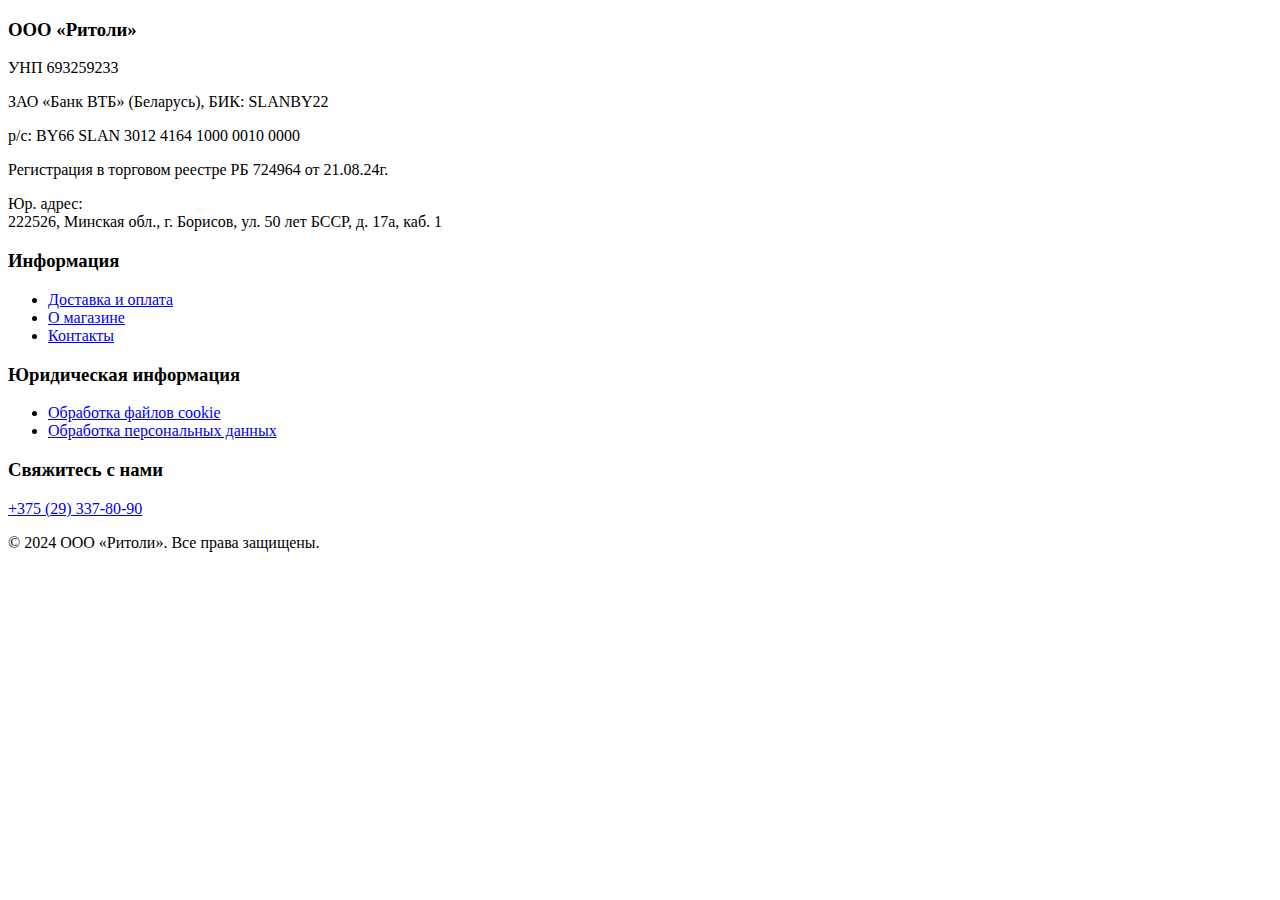
<file: footer.html>
<!DOCTYPE html>
<html lang="en">
<head>
    <meta charset="UTF-8">
    <title>Title</title>
</head>
<body>
<footer class="footer">
    <div class="container">
        <div class="footer__main">
            <div class="footer__info">
                <h3>ООО «Ритоли»</h3>
                <p>УНП 693259233</p>
                <p>ЗАО «Банк ВТБ» (Беларусь), БИК: SLANBY22</p>
                <p>р/с: BY66 SLAN 3012 4164 1000 0010 0000</p>
                <p>Регистрация в торговом реестре РБ 724964 от 21.08.24г.</p>
                <p>Юр. адрес:<br>222526, Минская обл., г. Борисов, ул. 50 лет БССР, д. 17а, каб. 1</p>
            </div>

            <div class="footer__links">
                <h3>Информация</h3>
                <ul>
                    <li><a href="#"><i class="fas fa-truck"></i> Доставка и оплата</a></li>
<!--                    <li><a href="#"><i class="fas fa-star"></i> Отзывы</a></li>-->
                    <li><a href="#"><i class="fas fa-store"></i> О магазине</a></li>
                    <li><a href="#"><i class="fas fa-phone-alt"></i> Контакты</a></li>
                </ul>
            </div>

            <div class="footer__legal">
                <h3>Юридическая информация</h3>
                <ul>
                    <li><a href="cookie.html"><i class="fas fa-cookie-bite"></i> Обработка файлов cookie</a></li>
                    <li><a href="politic.html"><i class="fas fa-user-shield"></i> Обработка персональных данных</a></li>
                </ul>
            </div>

            <div class="footer__contacts">
                <h3>Свяжитесь с нами</h3>
                <div class="footer__phones">
                    <a href="tel:+375293378090"><i class="fas fa-phone-alt"></i> +375 (29) 337-80-90</a>
<!--                    <a href="tel:+375337654321"><i class="fas fa-phone-alt"></i> +375 (33) 765-43-21</a>-->
                </div>
                <div class="footer__social">
                    <a href="#" class="social-link" aria-label="Instagram"><i class="fab fa-instagram"></i></a>
                    <a href="#" class="social-link" aria-label="Viber"><i class="fab fa-viber"></i></a>
                    <a href="#" class="social-link" aria-label="Telegram"><i class="fab fa-telegram"></i></a>
                </div>
            </div>
        </div>

        <div class="footer__copyright">
            <p>&copy; 2024 ООО «Ритоли». Все права защищены.</p>
        </div>
    </div>
</footer>
</body>
</html>
</file>
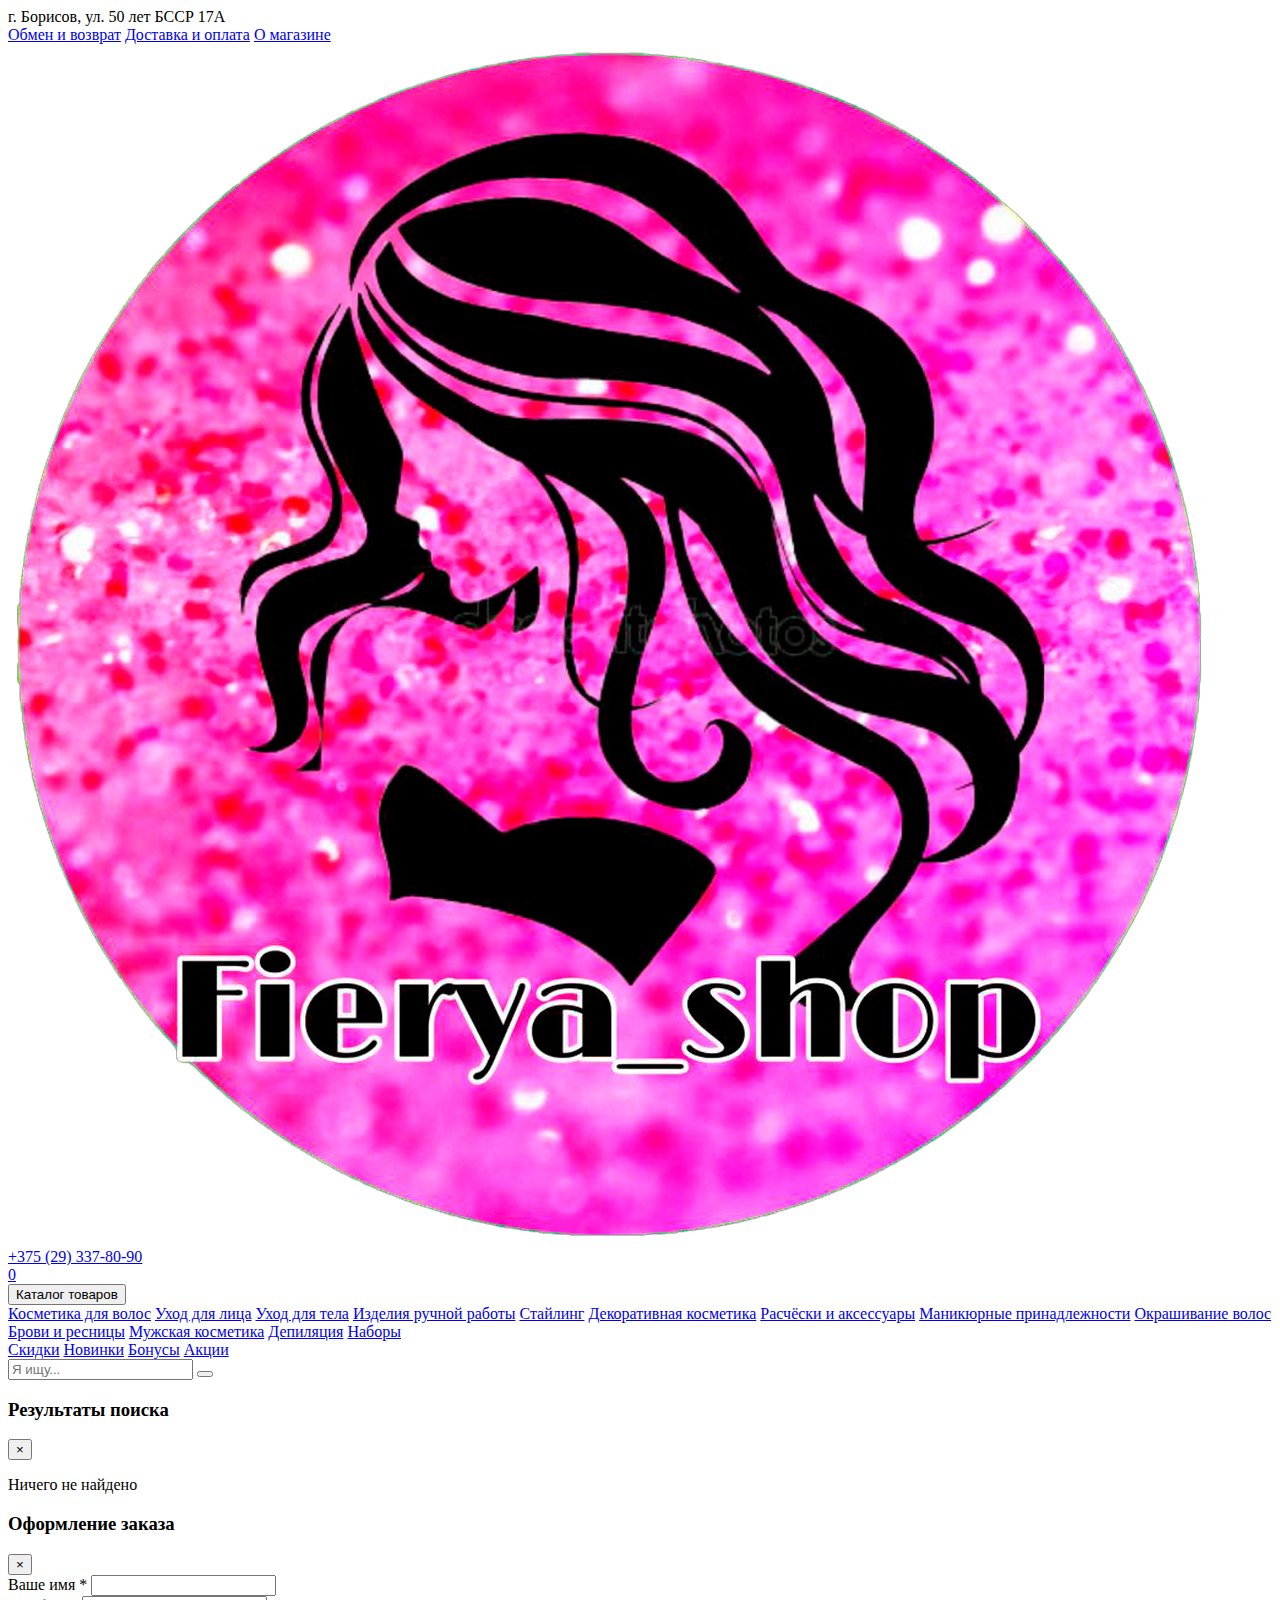
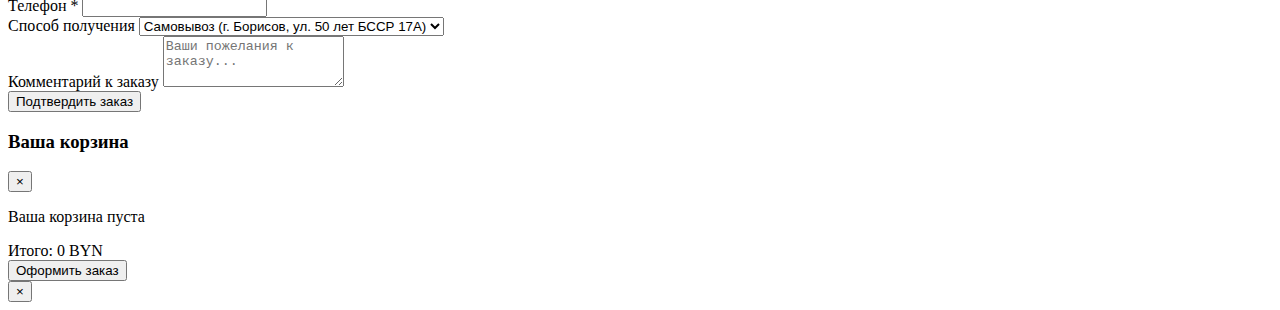
<file: header.html>
<!DOCTYPE html>
<html lang="en">
<head>
    <meta charset="UTF-8">
    <title>Title</title>
</head>
<body>

<header class="header">
    <!-- Верхняя панель -->
    <div class="header__top-bar">
        <div class="container">
            <div class="header__info">
                <i class="fas fa-map-marker-alt"></i>
                <span>г. Борисов, ул. 50 лет БССР 17А</span>
            </div>
            <nav class="header__links">
                <a href="Exchange.html"><i class="fas fa-exchange-alt"></i> Обмен и возврат</a>
                <a href="delivery.html"><i class="fas fa-truck"></i> Доставка и оплата</a>
                <a href="about.html"><i class="fas fa-info-circle"></i> О магазине</a>
            </nav>
        </div>
    </div>

    <!-- Основная часть хедера -->
    <div class="container">
        <div class="header__main">
            <a href="index.html" class="header__logo">
                <img src="images/logo.png" alt="Логотип магазина">
            </a>

            <div class="header__contacts">
                <i class="fas fa-phone-alt"></i>
                <div class="header__phones">
                    <a href="tel:+375293378090">+375 (29) 337-80-90</a>
<!--                    <a href="tel:+375337654321">+375 (33) 765-43-21</a>-->
                </div>
            </div>

            <div class="header__social">
                <a href="https://www.instagram.com/fierya_shop?igsh=bnNoMnZlbXJlcTk4" class="social-link" aria-label="Instagram"><i class="fab fa-instagram"></i></a>
                <a href="viber://chat?number=+375293378090" class="social-link" aria-label="Viber"><i class="fab fa-viber"></i></a>
                <a href="@maggaret_sh" class="social-link" aria-label="Telegram"><i class="fab fa-telegram"></i></a>
            </div>

            <div class="header__user">
                <a href="#" class="cart-link" aria-label="Корзина">
                    <i class="fas fa-shopping-cart"></i>
                    <span class="cart-counter">0</span>
                </a>
            </div>
        </div>

        <!-- Навигация -->
        <nav class="header__nav">
            <div class="catalog-menu">
                <button class="catalog-toggle">
                    <i class="fas fa-bars"></i>
                    <span>Каталог товаров</span>
                </button>
                <div class="catalog-dropdown">
                    <a href="newFile.html?collection=HairCare"><i class="fas fa-spa"></i> Косметика для волос</a>
                    <a href="newFile.html?collection=FaceCare"><i class="fas fa-smile"></i> Уход для лица</a>
                    <a href="newFile.html?collection=BodyCare"><i class="fas fa-hand-holding-heart"></i> Уход для тела</a>
                    <a href="newFile.html?collection=Handmade"><i class="fas fa-hands-helping"></i> Изделия ручной работы</a>
                    <a href="newFile.html?collection=Styling"><i class="fas fa-wind"></i> Стайлинг</a>
                    <a href="newFile.html?collection=Makeup"><i class="fas fa-palette"></i> Декоративная косметика</a>
                    <a href="newFile.html?collection=CombsAndAccessories"><i class="fas fa-cut"></i> Расчёски и аксессуары</a>
                    <a href="newFile.html?collection=ManicureTools"><i class="fas fa-hand-scissors"></i> Маникюрные принадлежности</a>
                    <a href="newFile.html?collection=HairColoring"><i class="fas fa-fill-drip"></i> Окрашивание волос</a>
                    <a href="newFile.html?collection=EyebrowsEyelashes"><i class="fas fa-eye"></i> Брови и ресницы</a>
                    <a href="newFile.html?collection=MenCosmetics"><i class="fas fa-male"></i> Мужская косметика</a>
                    <a href="newFile.html?collection=HairRemoval"><i class="fas fa-times-circle"></i> Депиляция</a>
                    <a href="newFile.html?collection=Sets"><i class="fas fa-gift"></i> Наборы</a>
                </div>
            </div>

            <div class="nav-menu">
                <a href="newFile.html?collection=Discounts"><i class="fas fa-percentage"></i> Скидки</a>
                <a href="newFile.html?collection=New"><i class="fas fa-bolt"></i> Новинки</a>
                <a href="newFile.html?collection=Bonuses"><i class="fas fa-gift"></i> Бонусы</a>
                <a href="newFile.html?collection=Promotions"><i class="fas fa-award"></i> Акции</a>
            </div>

            <div class="search-form">
                <form id="searchForm">
                    <input type="search" id="searchInput" placeholder="Я ищу...">
                    <button type="submit"><i class="fas fa-search"></i></button>
                </form>
            </div>
        </nav>
    </div>
</header>

<div class="search-results-modal" id="searchResultsModal">
    <div class="search-modal-content">
        <div class="search-modal-header">
            <h3>Результаты поиска</h3>
            <button class="close-search-results">&times;</button>
        </div>
        <div class="search-results-container" id="searchResultsContainer">
            <div class="no-results-message">
                <i class="fas fa-search"></i>
                <p>Ничего не найдено</p>
            </div>
        </div>
    </div>
</div>

<!-- Модальное окно оформления заказа -->
<div class="checkout-modal" id="checkoutModal">
    <div class="checkout-modal-content">
        <div class="checkout-modal-header">
            <h3>Оформление заказа</h3>
            <button class="close-checkout">&times;</button>
        </div>
        <form id="checkoutForm" class="checkout-form">
            <div class="form-group">
                <label for="customerName">Ваше имя *</label>
                <input type="text" id="customerName" name="name" required>
            </div>

            <div class="form-group">
                <label for="customerPhone">Телефон *</label>
                <input type="tel" id="customerPhone" name="phone" required>
            </div>

            <div class="form-group">
                <label for="deliveryMethod">Способ получения</label>
                <select id="deliveryMethod" name="deliveryMethod">
                    <option value="pickup">Самовывоз (г. Борисов, ул. 50 лет БССР 17А)</option>
                    <option value="delivery">Доставка по Беларуси</option>
                </select>
            </div>

            <div class="form-group delivery-address" id="deliveryAddressGroup" style="display: none;">
                <label for="deliveryAddress">Адрес доставки *</label>
                <input type="text" id="deliveryAddress" name="deliveryAddress">
            </div>

            <div class="form-group">
                <label for="orderComment">Комментарий к заказу</label>
                <textarea id="orderComment" name="comment" rows="3" placeholder="Ваши пожелания к заказу..."></textarea>
            </div>

            <button type="submit" class="submit-order-btn">Подтвердить заказ</button>
        </form>
    </div>
</div>

<!-- Модальное окно корзины -->
<div class="cart-modal" id="cartModal">
    <div class="cart-modal-content">
        <div class="cart-modal-header">
            <h3>Ваша корзина</h3>
            <button class="close-cart">&times;</button>
        </div>
        <div class="cart-items" id="cartItems">
            <!-- Товары будут добавляться сюда динамически -->
            <div class="empty-cart-message">
                <i class="fas fa-shopping-cart"></i>
                <p>Ваша корзина пуста</p>
            </div>
        </div>
        <div class="cart-summary">
            <div class="cart-total">
                <span>Итого:</span>
                <span class="total-amount">0 BYN</span>
            </div>
            <button class="checkout-btn" id="checkoutBtn">Оформить заказ</button>
        </div>
    </div>
</div>

<!-- Модальное окно товара -->
<div class="product-modal" id="productModal">
    <div class="product-modal-content">
        <button class="close-product">&times;</button>
        <div class="product-modal-body" id="productModalBody">
            <!-- Контент будет заполняться динамически -->
        </div>
    </div>
</div>

<script>
    function initSearchFunctionality() {
        if (!window.GlobalProducts) {
            console.error('GlobalProducts is not available');
            return;
        }

        const searchForm = document.getElementById('searchForm');
        if (!searchForm) {
            console.error('Search form not found');
            return;
        }

        const searchInput = document.getElementById('searchInput');
        const searchResultsModal = document.getElementById('searchResultsModal');
        const searchResultsContainer = document.getElementById('searchResultsContainer');
        const closeSearchResults = document.querySelector('.close-search-results');

        searchForm.addEventListener('submit', function(e) {
            e.preventDefault();
            const searchTerm = searchInput.value.trim().toLowerCase();

            if (searchTerm.length < 2) {
                alert("Введите минимум 2 символа для поиска");
                return;
            }

            const allProducts = GlobalProducts.getAllProducts();
            const results = allProducts.filter(product => {
                const titleMatch = product.title.toLowerCase().includes(searchTerm);
                const brandMatch = product.brand && product.brand.toLowerCase().includes(searchTerm);
                const typeMatch = product.type && product.type.toLowerCase().includes(searchTerm);
                return titleMatch || brandMatch || typeMatch;
            });

            displaySearchResults(results);
            searchResultsModal.style.display = "block";
            document.body.style.overflow = "hidden";
        });

        function displaySearchResults(results) {
            if (!searchResultsContainer) return;

            if (results.length === 0) {
                searchResultsContainer.innerHTML = `
                    <div class="no-results-message">
                        <i class="fas fa-search"></i>
                        <p>По вашему запросу ничего не найдено</p>
                    </div>
                `;
                return;
            }

            let html = '';
            results.forEach(product => {
                const defaultPrice = product.prices ? product.prices[product.defaultVolume || "250"] : "Цена не указана";
                let category = 'HairCare';
                if (product.type) {
                    category = product.type.replace(/\s+/g, '');
                    if (category === "Combs&Accessories") category = "CombsAndAccessories";
                    else if (category === "Men'sGrooming") category = "MenCosmetics";
                }

                html += `
                    <a href="newFile.html?collection=${category}&product=${product.id}" class="search-result-item">
                        <img src="${product.image || 'images/default-product.jpg'}" alt="${product.title}">
                        <div class="search-result-info">
                            <div class="search-result-title">${product.title}</div>
                            <div class="search-result-brand">${product.brand || 'Бренд не указан'}</div>
                            <div class="search-result-price">${defaultPrice} BYN</div>
                        </div>
                        <i class="fas fa-chevron-right"></i>
                    </a>
                `;
            });

            searchResultsContainer.innerHTML = html;
        }

        if (closeSearchResults) {
            closeSearchResults.addEventListener('click', function() {
                searchResultsModal.style.display = "none";
                document.body.style.overflow = "auto";
            });
        }

        window.addEventListener('click', function(e) {
            if (e.target === searchResultsModal) {
                searchResultsModal.style.display = "none";
                document.body.style.overflow = "auto";
            }
        });

        document.addEventListener('keydown', function(e) {
            if (e.key === "Escape" && searchResultsModal.style.display === "block") {
                searchResultsModal.style.display = "none";
                document.body.style.overflow = "auto";
            }
        });
    }

    // Добавляем функцию инициализации поиска в глобальную область видимости
    window.initSearchFunctionality = initSearchFunctionality;
</script>


<!--<script src="js/search.js"></script>-->
</body>
</html>
</file>
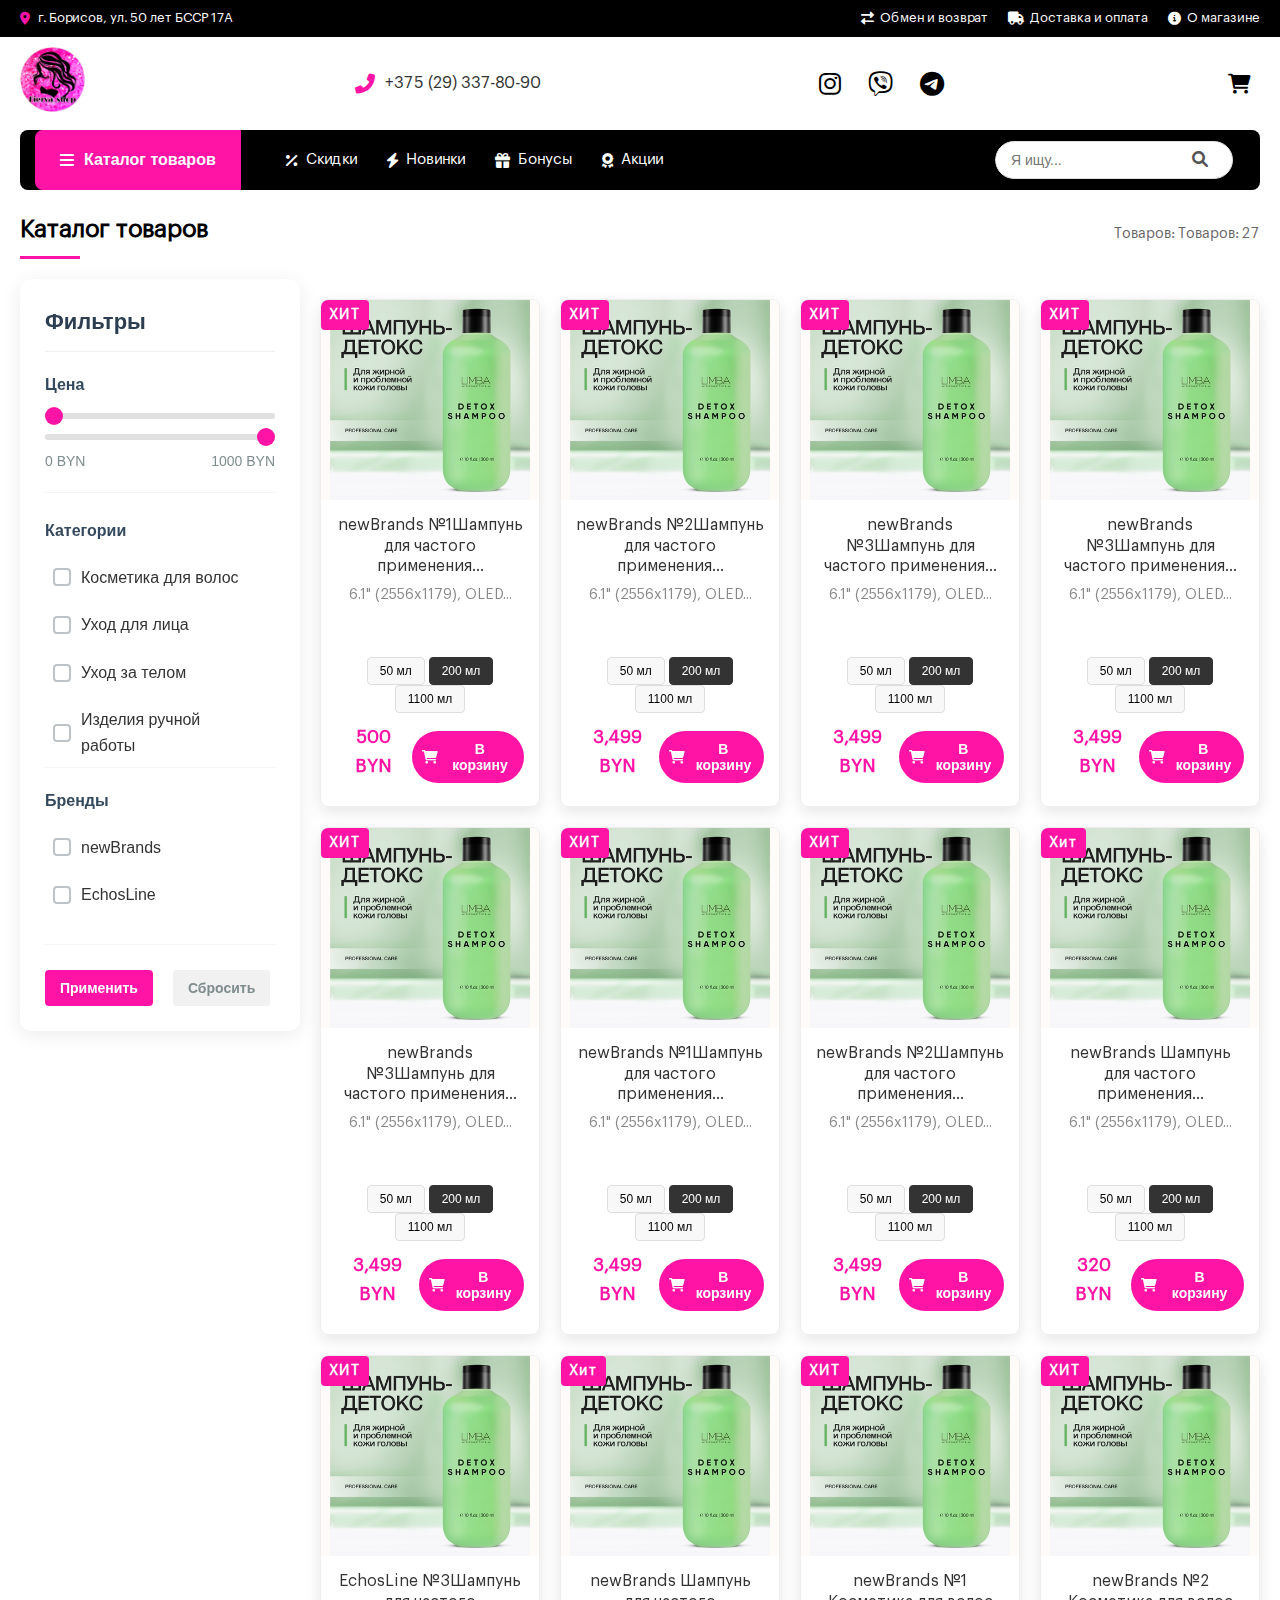
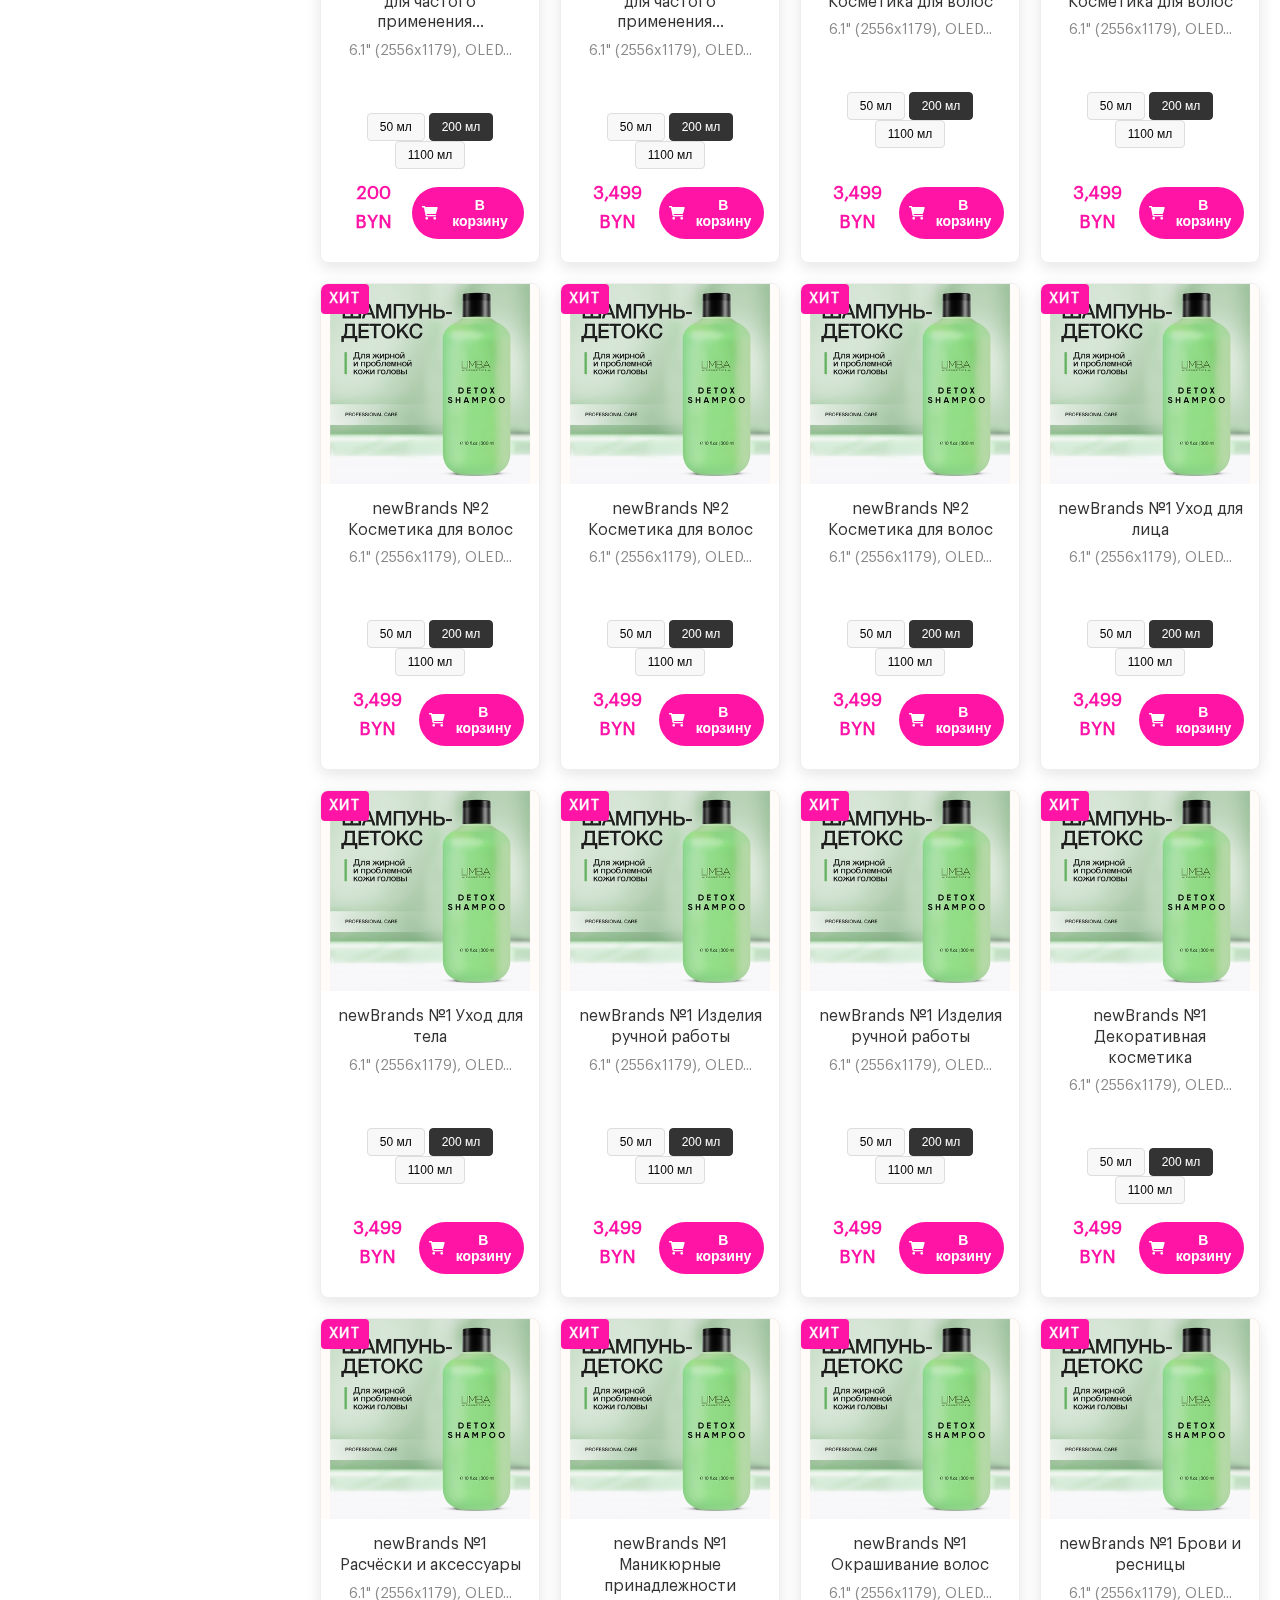
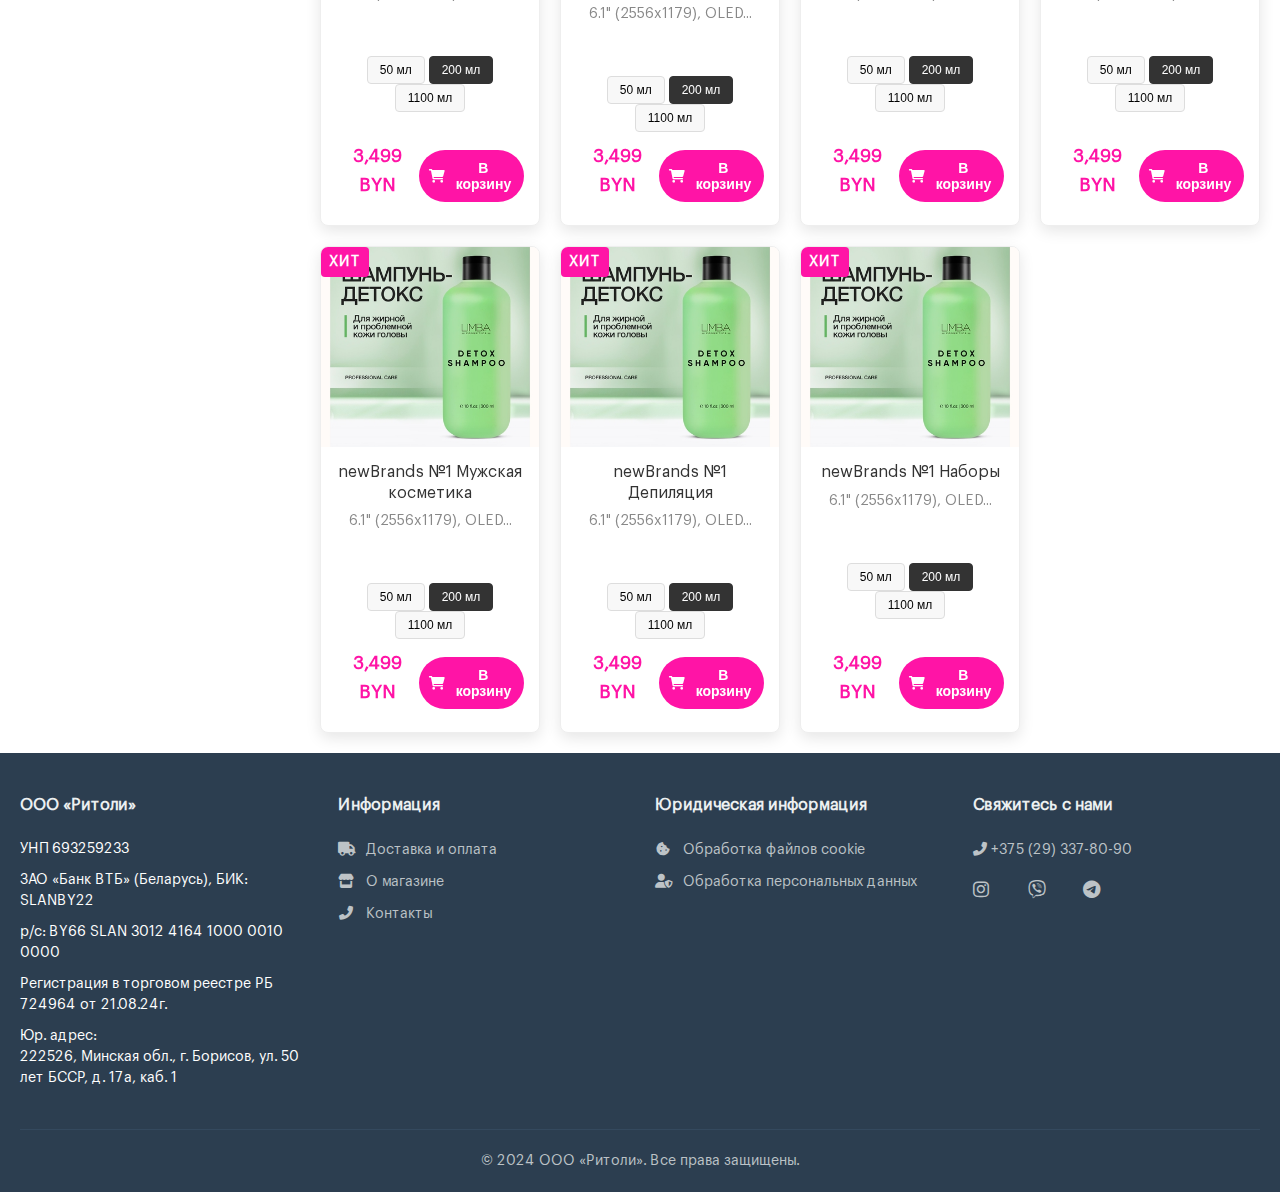
<file: newFile.html>
<!DOCTYPE html>
<html lang="ru">
<head>
    <meta charset="UTF-8">
    <meta name="viewport" content="width=device-width, initial-scale=1.0">

    <title>Магазин косметики</title>
    <link rel="stylesheet" href="https://cdnjs.cloudflare.com/ajax/libs/font-awesome/6.0.0-beta3/css/all.min.css">
    <link rel="stylesheet" href="css/style.css">
    <link rel="stylesheet" href="css/newFile.css">
</head>
<body>

<script>
    // Добавляем метод clearCart() если он отсутствует
    document.addEventListener('DOMContentLoaded', function() {
        if (window.CartManager && typeof window.CartManager.clearCart !== 'function') {
            window.CartManager.clearCart = function() {
                this.cart = [];
                if (typeof this.saveCart === 'function') {
                    this.saveCart();
                }
                if (typeof this.updateCartCounter === 'function') {
                    this.updateCartCounter();
                }
                if (typeof this.renderCartItems === 'function') {
                    this.renderCartItems();
                }
            };
        }
    });

    let cartEventListenersAdded = false;
    let currentCategory = null;

    document.addEventListener('DOMContentLoaded', function () {
        // Инициализируем GlobalProducts
        if (window.GlobalProducts && typeof window.GlobalProducts.init === 'function') {
            window.GlobalProducts.init();
        }

        const urlParams = new URLSearchParams(window.location.search);
        currentCategory = urlParams.get('collection');

        fetch('header.html')
            .then(response => response.text())
            .then(data => {
                document.body.insertAdjacentHTML('afterbegin', data);
                initAllFunctionality();
                loadProductsByCategory();
                populateBrandFilters();
                setupFilters();
            })
            .catch(error => console.error('Error loading header:', error));
    });

    function loadProductsByCategory() {
        const urlParams = new URLSearchParams(window.location.search);
        const category = urlParams.get('collection');

        const categoryTitles = {
            'HairCare': 'Косметика для волос',
            'FaceCare': 'Уход для лица',
            'BodyCare': 'Уход за телом',
            'Handmade': 'Изделия ручной работы',
            'Styling': 'Стайлинг',
            'Makeup': 'Декоративная косметика',
            'CombsAndAccessories': 'Расчёски и аксессуары',
            'ManicureTools': 'Маникюрные принадлежности',
            'HairColoring': 'Окрашивание волос',
            'EyebrowsEyelashes': 'Брови и ресницы',
            'MenCosmetics': 'Мужская косметика',
            'HairRemoval': 'Депиляция',
            'Sets': 'Наборы',
        };

        const titleElement = document.querySelector('.section-title');
        if (titleElement) {
            titleElement.textContent = category ? (categoryTitles[category] || 'Каталог товаров') : 'Каталог товаров';
        }

        // Получаем товары из GlobalProducts
        const products = category ?
            window.GlobalProducts.getCollection(category) :
            window.GlobalProducts.getAllProducts();

        const countElement = document.getElementById('products-count');
        if (countElement) {
            countElement.textContent = `Товаров: ${products.length}`;
        }

        renderProducts(products);
    }

    function populateBrandFilters() {
        const allProducts = window.GlobalProducts.getAllProducts();
        const uniqueBrands = [...new Set(allProducts
            .map(p => p.brand)
            .filter(b => b !== undefined && b !== null)
        )];

        const brandContainer = document.querySelector('.brand-checkboxes');
        if (!brandContainer) return;

        brandContainer.innerHTML = uniqueBrands.map(brand => `
            <label><input type="checkbox" name="brand" value="${brand}"> ${brand}</label>
        `).join('');
    }

    function setupFilters() {
        const priceMinInput = document.getElementById('price-min');
        const priceMaxInput = document.getElementById('price-max');
        const minPriceValue = document.getElementById('min-price-value');
        const maxPriceValue = document.getElementById('max-price-value');
        const applyFiltersBtn = document.getElementById('apply-filters');
        const resetFiltersBtn = document.getElementById('reset-filters');
        const brandSearchInput = document.querySelector('.brand-search-input');
        const categoryCheckboxes = document.querySelectorAll('input[name="category"]');

        function updatePriceValues() {
            if (minPriceValue) minPriceValue.textContent = priceMinInput.value + ' BYN';
            if (maxPriceValue) maxPriceValue.textContent = priceMaxInput.value + ' BYN';
        }

        function filterProducts() {
            const minPrice = parseInt(priceMinInput.value);
            const maxPrice = parseInt(priceMaxInput.value);

            const selectedBrands = Array.from(document.querySelectorAll('input[name="brand"]:checked'))
                .map(checkbox => checkbox.value);

            const selectedCategories = Array.from(document.querySelectorAll('input[name="category"]:checked'))
                .map(checkbox => checkbox.value);

            let allProducts = window.GlobalProducts.getAllProducts();

            let filteredProducts = allProducts.filter(product => {
                const productPrice = product.prices ?
                    product.prices[product.defaultVolume || Object.keys(product.prices)[0]] :
                    product.price || 0;

                if (productPrice < minPrice || productPrice > maxPrice) return false;

                if (selectedCategories.length > 0 && product.type &&
                    !selectedCategories.includes(product.type.replace(/\s+/g, ''))) {
                    return false;
                }

                if (selectedBrands.length > 0 && (!product.brand || !selectedBrands.includes(product.brand))) {
                    return false;
                }

                return true;
            });

            return filteredProducts;
        }

        updatePriceValues();

        priceMinInput.addEventListener('input', function() {
            if (parseInt(priceMinInput.value) > parseInt(priceMaxInput.value)) {
                priceMinInput.value = priceMaxInput.value;
            }
            updatePriceValues();
        });

        priceMaxInput.addEventListener('input', function() {
            if (parseInt(priceMaxInput.value) < parseInt(priceMinInput.value)) {
                priceMaxInput.value = priceMinInput.value;
            }
            updatePriceValues();
        });

        if (brandSearchInput) {
            brandSearchInput.addEventListener('input', function() {
                const searchTerm = this.value.toLowerCase();
                document.querySelectorAll('.brand-checkboxes label').forEach(label => {
                    const brandName = label.textContent.toLowerCase();
                    label.style.display = brandName.includes(searchTerm) ? 'block' : 'none';
                });
            });
        }

        categoryCheckboxes.forEach(checkbox => {
            checkbox.addEventListener('change', function() {
                if (this.checked) {
                    const url = new URL(window.location.href);
                    url.searchParams.set('collection', this.value);
                    window.history.pushState({}, '', url);
                    currentCategory = this.value;
                    loadProductsByCategory();
                } else {
                    const url = new URL(window.location.href);
                    url.searchParams.delete('collection');
                    window.history.pushState({}, '', url);
                    currentCategory = null;
                    loadProductsByCategory();
                }
            });
        });

        if (applyFiltersBtn) {
            applyFiltersBtn.addEventListener('click', function() {
                const filteredProducts = filterProducts();
                document.getElementById('products-count').textContent = `Товаров: ${filteredProducts.length}`;
                renderProducts(filteredProducts);
            });
        }

        if (resetFiltersBtn) {
            resetFiltersBtn.addEventListener('click', function() {
                priceMinInput.value = priceMinInput.min;
                priceMaxInput.value = priceMaxInput.max;
                updatePriceValues();

                document.querySelectorAll('input[name="category"]').forEach(c => c.checked = false);
                document.querySelectorAll('input[name="brand"]').forEach(c => c.checked = false);

                if (brandSearchInput) brandSearchInput.value = '';

                const url = new URL(window.location.href);
                url.searchParams.delete('collection');
                window.history.pushState({}, '', url);

                currentCategory = null;
                loadProductsByCategory();
            });
        }
    }

    function renderProducts(products) {
        const cartBtnClass = ''; // или 'in-cart' если товар уже в корзине
        const cartBtnText = 'В корзину';
        const container = document.getElementById('products-container');
        if (!container || !products) return;

        const cartItems = window.CartManager ? window.CartManager.cart : [];


        container.innerHTML = `
    <div class="products-grid">
        ${products.map(product => {
            // Определяем цену и объем
            const hasVolumes = product.prices && typeof product.prices === 'object';
            const volumes = product.volumes || (hasVolumes ? Object.keys(product.prices) : []);
            const defaultVolume = hasVolumes ? (product.defaultVolume || volumes[0]) : null;
            const price = hasVolumes ? product.prices[defaultVolume] : product.price || 0;

            // Добавляем бренд перед названием товара
            const productTitle = product.brand ? `${product.brand} ${product.title}` : product.title;

            return `
            <div class="product-card">
                <div class="product-image-container">
                    <a href="product.html?id=${product.id}" class="product-link">
                        <div class="product-image">
                            <img src="${product.image}" alt="${product.title}" loading="lazy">
                            ${product.badge ? `<span class="product-badge">${product.badge}</span>` : ''}
                        </div>
                    </a>
                </div>
                <div class="product-info">
                    <a href="product.html?id=${product.id}" class="product-title-link">
                        <h3 class="product-title">${productTitle}</h3>
                        ${product.shortDescription ? `<p class="product-description">${product.shortDescription}</p>` : ''}
                    </a>
                    ${hasVolumes ? `
                    <div class="volume-selector">
                        ${volumes.map(volume => `
                            <button class="volume-btn ${volume === defaultVolume ? 'active' : ''}"
                                    data-ml="${volume}"
                                    data-id="${product.id}">
                                ${volume} мл
                            </button>
                        `).join('')}
                    </div>
                    ` : ''}
                    <div class="product-footer">
                        <div class="product-price" data-id="${product.id}">
                            ${price.toLocaleString()} BYN
                        </div>
                        <button class="add-to-cart ${cartBtnClass}" data-id="${product.id}"
                            ${hasVolumes ? `data-volume="${defaultVolume}"` : ''}>
                            ${cartBtnText}
                        </button>
                    </div>
                </div>
            </div>
            `;
        }).join('')}
    </div>
`;

        // Обработчики для кнопок объема
        document.querySelectorAll('.volume-btn').forEach(btn => {
            btn.addEventListener('click', function(e) {
                e.stopPropagation();
                const productId = this.dataset.id;
                const volume = this.dataset.ml;
                const productCard = this.closest('.product-card');

                // Обновляем активную кнопку
                productCard.querySelectorAll('.volume-btn').forEach(b => b.classList.remove('active'));
                this.classList.add('active');

                // Обновляем цену
                const product = products.find(p => p.id == productId);
                if (product && product.prices) {
                    const price = product.prices[volume];
                    productCard.querySelector('.product-price').textContent = `${price.toLocaleString()} BYN`;
                    // Обновляем объем в кнопке "В корзину"
                    const addToCartBtn = productCard.querySelector('.add-to-cart');
                    addToCartBtn.dataset.volume = volume;
                }
            });
        });

        // Добавляем обработчики для кнопок "В корзину"
        addCartEventListeners();
    }

    function addCartEventListeners() {
        document.querySelectorAll('.add-to-cart').forEach(button => {
            // Удаляем старые обработчики
            const newButton = button.cloneNode(true);
            button.replaceWith(newButton);
            button = newButton;

            // Обновляем состояние кнопки
            if (window.CartManager) {
                CartManager.updateSingleButton(button);
            }

            button.addEventListener('click', function(e) {
                e.preventDefault();
                e.stopPropagation();

                if (this.classList.contains('in-cart')) {
                    return; // Товар уже в корзине
                }

                const productId = parseInt(this.dataset.id);
                const product = window.GlobalProducts.getProductById(productId);
                if (!product) return;

                // Получаем выбранный объем
                let selectedVolume = this.dataset.volume || null;
                const activeVolumeBtn = this.closest('.product-card')?.querySelector('.volume-btn.active');
                if (activeVolumeBtn) {
                    selectedVolume = activeVolumeBtn.dataset.ml;
                }

                if (window.CartManager) {
                    CartManager.addToCart(product, selectedVolume);
                }
            });
        });
    }
    function initAllFunctionality() {
        const header = document.querySelector('.header');
        if (!header) return;

        const mobileMenuToggle = document.createElement('div');
        mobileMenuToggle.className = 'mobile-menu-toggle';
        mobileMenuToggle.innerHTML = '<i class="fas fa-bars"></i>';
        header.prepend(mobileMenuToggle);

        const headerNav = document.querySelector('.header__nav');
        if (headerNav) {
            mobileMenuToggle.addEventListener('click', function() {
                headerNav.classList.toggle('active');
            });

            document.addEventListener('click', function(e) {
                if (!headerNav.contains(e.target) && e.target !== mobileMenuToggle && !mobileMenuToggle.contains(e.target)) {
                    headerNav.classList.remove('active');
                }
            });
        }

        // Инициализация корзины
        const cartModal = document.getElementById('cartModal');
        const checkoutModal = document.getElementById('checkoutModal');
        const cartLink = document.querySelector('.cart-link');
        const closeCartBtn = document.querySelector('.close-cart');
        const closeCheckoutBtn = document.querySelector('.close-checkout');
        const checkoutBtn = document.querySelector('.checkout-btn');
        const continueShoppingBtn = document.querySelector('.continue-shopping');

        if (cartLink) {
            cartLink.addEventListener('click', function(e) {
                e.preventDefault();
                cartModal.classList.add('active');
                document.body.classList.add('no-scroll');
                if (window.CartManager) {
                    CartManager.renderCartItems();
                }
            });
        }

        if (closeCartBtn) {
            closeCartBtn.addEventListener('click', () => {
                cartModal.classList.remove('active');
                document.body.classList.remove('no-scroll');
            });
        }

        if (continueShoppingBtn) {
            continueShoppingBtn.addEventListener('click', () => {
                cartModal.classList.remove('active');
                document.body.classList.remove('no-scroll');
            });
        }

        if (checkoutBtn) {
            checkoutBtn.addEventListener('click', function(e) {
                e.preventDefault();

                // Проверяем, существует ли CartManager
                if (!window.CartManager) {
                    console.error('CartManager is not defined');
                    showNotification('Ошибка корзины. Пожалуйста, обновите страницу.');
                    return;
                }

                // Получаем элементы корзины
                const cartItems = window.CartManager.cart || [];

                if (cartItems.length === 0) {
                    showNotification('Корзина пуста. Добавьте товары перед оформлением заказа.');
                    return;
                }

                cartModal.classList.remove('active');
                checkoutModal.classList.add('active');
                document.body.classList.add('no-scroll');

                const orderItemsContainer = document.getElementById('orderItems');
                if (orderItemsContainer) {
                    let itemsHTML = '';
                    let total = 0;

                    cartItems.forEach(item => {
                        const itemTotal = item.price * item.quantity;
                        total += itemTotal;

                        // Добавляем информацию об объеме, если есть
                        const volumeInfo = item.volume ? ` (${item.volume} мл)` : '';

                        itemsHTML += `
                    <div class="order-item">
                        <span class="order-item-name">${item.name}${volumeInfo}</span>
                        <span class="order-item-quantity">${item.quantity} × ${item.price.toFixed(2)} BYN</span>
                        <span class="order-item-price">${itemTotal.toFixed(2)} BYN</span>
                    </div>
                `;
                    });

                    orderItemsContainer.innerHTML = itemsHTML;
                    document.querySelector('.order-total-amount').textContent = `${total.toFixed(2)} BYN`;
                }
            });
        }

        if (closeCheckoutBtn) {
            closeCheckoutBtn.addEventListener('click', () => {
                checkoutModal.classList.remove('active');
                document.body.classList.remove('no-scroll');
            });
        }

        const deliveryMethod = document.getElementById('deliveryMethod');
        if (deliveryMethod) {
            deliveryMethod.addEventListener('change', function() {
                const showAddress = this.value === 'delivery';
                document.getElementById('deliveryAddressGroup').style.display = showAddress ? 'block' : 'none';
                document.getElementById('deliveryAddress').required = showAddress;
            });
        }

        const checkoutForm = document.getElementById('checkoutForm');
        if (checkoutForm) {
            checkoutForm.addEventListener('submit', function(e) {
                e.preventDefault();

                // Проверяем доступность CartManager
                if (!window.CartManager || typeof window.CartManager.clearCart !== 'function') {
                    console.error('CartManager is not available');
                    showNotification('Ошибка корзины. Пожалуйста, обновите страницу.');
                    return;
                }

                const submitBtn = checkoutForm.querySelector('button[type="submit"]');
                const originalBtnText = submitBtn.innerHTML;
                submitBtn.innerHTML = '<i class="fas fa-spinner fa-spin"></i> Отправка...';
                submitBtn.disabled = true;

                try {
                    // Собираем данные формы
                    const formData = new FormData(checkoutForm);
                    const formDataObj = Object.fromEntries(formData.entries());

                    // Получаем товары из корзины
                    const cartItems = window.CartManager.cart || [];

                    // Проверяем, что корзина не пуста
                    if (cartItems.length === 0) {
                        throw new Error('Корзина пуста');
                    }

                    // Формируем данные заказа
                    const orderData = {
                        customer: formDataObj,
                        items: cartItems,
                        total: cartItems.reduce((total, item) => total + (item.price * item.quantity), 0),
                        date: new Date().toISOString()
                    };

                    // Сохраняем заказ в localStorage
                    const orders = JSON.parse(localStorage.getItem('orders')) || [];
                    orders.push(orderData);
                    localStorage.setItem('orders', JSON.stringify(orders));

                    // Очищаем корзину
                    window.CartManager.clearCart();

                    // Закрываем модальные окна
                    document.getElementById('checkoutModal').classList.remove('active');
                    document.body.classList.remove('no-scroll');

                    // Сбрасываем форму
                    checkoutForm.reset();

                    // Показываем подтверждение заказа
                    showOrderConfirmation(orderData);
                } catch (error) {
                    console.error('Order submission error:', error);
                    showNotification(`Ошибка оформления заказа: ${error.message}`);
                } finally {
                    submitBtn.innerHTML = originalBtnText;
                    submitBtn.disabled = false;
                }
            });
        }

        function showOrderConfirmation(orderData) {
            const confirmationModal = document.createElement('div');
            confirmationModal.className = 'modal order-confirmation-modal';
            confirmationModal.innerHTML = `
    <div class="modal-content">
        <button class="close-modal">&times;</button>
        <h2>Спасибо за ваш заказ! В ближайшее время с вами свяжется наш менеджер</h2>
        <div class="order-summary">
            <h3>Детали заказа:</h3>
            <div class="order-items-list">
                ${orderData.items.map(item => `
                    <div class="order-item">
                        <img src="${item.image}" alt="${item.name}" class="order-item-image">
                        <div class="order-item-info">
                            <div class="order-item-name">${item.name}</div>
                            <div class="order-item-quantity-price">${item.quantity} × ${item.price} BYN</div>
                        </div>
                    </div>
                `).join('')}
            </div>
            <div class="order-total">
                <strong>Итого:</strong> ${orderData.total.toFixed(2)} BYN
            </div>
            <div class="order-customer-info">
                <h3>Информация о доставке:</h3>
                <p><strong>Имя:</strong> ${orderData.customer.name}</p>
                <p><strong>Телефон:</strong> ${orderData.customer.phone}</p>
                <p><strong>Способ доставки:</strong> ${orderData.customer.deliveryMethod === 'delivery' ? 'Доставка' : 'Самовывоз'}</p>
                ${orderData.customer.deliveryMethod === 'delivery' && orderData.customer.deliveryAddress ? `
                    <p><strong>Адрес доставки:</strong> ${orderData.customer.deliveryAddress}</p>
                ` : ''}
                ${orderData.customer.comment ? `
                    <p><strong>Комментарий к заказу:</strong> ${orderData.customer.comment}</p>
                ` : ''}
            </div>
        </div>
        <button class="btn close-confirmation">Закрыть</button>
    </div>
`;

            document.body.appendChild(confirmationModal);
            document.body.classList.add('no-scroll');

            // Обработчики закрытия модального окна
            const closeModal = () => {
                confirmationModal.remove();
                document.body.classList.remove('no-scroll');
            };

            confirmationModal.querySelector('.close-modal').addEventListener('click', function() {
                resetAllAddToCartButtons();
                confirmationModal.remove();
            });
            confirmationModal.querySelector('.close-confirmation').addEventListener('click', function() {
                // Сбрасываем состояние кнопок
                if (window.CartManager) {
                    CartManager.updateAddToCartButtons();
                }
                confirmationModal.remove();
                document.body.classList.remove('no-scroll');
            });
            confirmationModal.addEventListener('click', function(e) {
                if (e.target === confirmationModal) {
                    resetAllAddToCartButtons();
                    confirmationModal.remove();
                }
            });

            setTimeout(() => confirmationModal.classList.add('active'), 10);
        }

        document.addEventListener('click', function(e) {
            const cartModal = document.getElementById('cartModal');
            const checkoutModal = document.getElementById('checkoutModal');

            if (cartModal && e.target === cartModal) {
                cartModal.classList.remove('active');
                document.body.classList.remove('no-scroll');
            }
            if (checkoutModal && e.target === checkoutModal) {
                checkoutModal.classList.remove('active');
                document.body.classList.remove('no-scroll');
            }
        });

        if (window.CartManager) {
            CartManager.updateCartCounter();
        }
    }


    function showNotification(message) {
        const notification = document.createElement('div');
        notification.className = 'notification';
        notification.textContent = message;
        document.body.appendChild(notification);

        setTimeout(() => {
            notification.classList.add('show');
        }, 10);

        setTimeout(() => {
            notification.classList.remove('show');
            setTimeout(() => notification.remove(), 300);
        }, 3000);
    }
    document.addEventListener('DOMContentLoaded', function() {
        const toggleBtn = document.getElementById('toggleFilters');
        const filtersPanel = document.getElementById('filters');
        const overlay = document.querySelector('.filters-overlay');

        if (!toggleBtn || !filtersPanel) return;

        // Функция для открытия фильтров
        function openFilters() {
            filtersPanel.classList.add('active');
            overlay.classList.add('active');
            document.body.classList.add('no-scroll');
        }

        // Функция для закрытия фильтров
        function closeFilters() {
            filtersPanel.classList.remove('active');
            overlay.classList.remove('active');
            document.body.classList.remove('no-scroll');
        }

        // Обработчик клика по кнопке
        toggleBtn.addEventListener('click', function(e) {
            e.stopPropagation();

            if (filtersPanel.classList.contains('active')) {
                closeFilters();
            } else {
                openFilters();
            }
        });

        // Закрытие при клике на оверлей
        overlay.addEventListener('click', closeFilters);

        // Закрытие при клике вне области фильтров
        document.addEventListener('click', function(e) {
            if (!filtersPanel.contains(e.target) && !toggleBtn.contains(e.target)) {
                closeFilters();
            }
        });

        // Предотвращаем закрытие при клике внутри фильтров
        filtersPanel.addEventListener('click', function(e) {
            e.stopPropagation();
        });

        // Закрытие при нажатии Escape
        document.addEventListener('keydown', function(e) {
            if (e.key === 'Escape') {
                closeFilters();
            }
        });
    });

</script>

<div class="container">
    <div class="section-header">
        <h1 class="section-title">Каталог товаров</h1>
        <div class="filter-count">Товаров: <span id="products-count">0</span></div>
    </div>

    <div class="main-content">
        <aside class="filters" id="filters">
            <h2>Фильтры</h2>
            <div class="filter-group">
                <h3>Цена</h3>
                <div class="price-range">
                    <input type="range" id="price-min" min="0" max="1000" value="0" step="50">
                    <input type="range" id="price-max" min="0" max="1000" value="1000" step="50">
                </div>
                <div class="price-values">
                    <span id="min-price-value">0 BYN</span>
                    <span id="max-price-value">1000 BYN</span>
                </div>
            </div>

            <div class="filter-group scrollable">
                <h3>Категории</h3>
                <label><input type="checkbox" name="category" value="HairCare"> Косметика для волос</label>
                <label><input type="checkbox" name="category" value="FaceCare"> Уход для лица</label>
                <label><input type="checkbox" name="category" value="BodyCare"> Уход за телом</label>
                <label><input type="checkbox" name="category" value="Handmade"> Изделия ручной работы</label>
                <label><input type="checkbox" name="category" value="Styling"> Стайлинг</label>
                <label><input type="checkbox" name="category" value="Makeup"> Декоративная косметика</label>
                <label><input type="checkbox" name="category" value="CombsAndAccessories"> Расчёски и аксессуары</label>
                <label><input type="checkbox" name="category" value="ManicureTools"> Маникюрные принадлежности</label>
                <label><input type="checkbox" name="category" value="HairColoring"> Окрашивание волос</label>
                <label><input type="checkbox" name="category" value="EyebrowsEyelashes"> Брови и ресницы</label>
                <label><input type="checkbox" name="category" value="MenCosmetics"> Мужская косметика</label>
                <label><input type="checkbox" name="category" value="HairRemoval"> Депиляция</label>
                <label><input type="checkbox" name="category" value="Sets"> Наборы</label>
            </div>

            <div class="filter-group">
                <h3>Бренды</h3>
                <div class="brand-checkboxes scrollable">
                    <!-- Бренды будут добавлены автоматически -->
                </div>
            </div>
            <div class="filter-buttons">
                <button id="apply-filters" class="filter-button apply-button">Применить</button>
                <button id="reset-filters" class="filter-button reset-button">Сбросить</button>
            </div>
        </aside>

        <div class="products" id="products-container">
            <!-- Товары будут добавляться сюда через JavaScript -->
        </div>
    </div>
</div>

<button class="toggle-filters-btn" id="toggleFilters" aria-label="Фильтры">
    <i class="fas fa-filter filter-icon"></i>
    <span class="filter-text">Фильтры</span>
</button>
<div class="filters-overlay"></div>

<div id="footer-container"></div>

<script src="js/search.js"></script>
<script src="js/script.js"></script>
<script src="js/product.js"></script>

<script>
    document.addEventListener('DOMContentLoaded', function() {
        fetch('footer.html')
            .then(response => response.text())
            .then(data => {
                const footer = document.getElementById('footer-container');
                if (footer) footer.innerHTML = data;
            })
            .catch(error => console.error('Error loading footer:', error));
    });
</script>

</body>
</html>
</file>
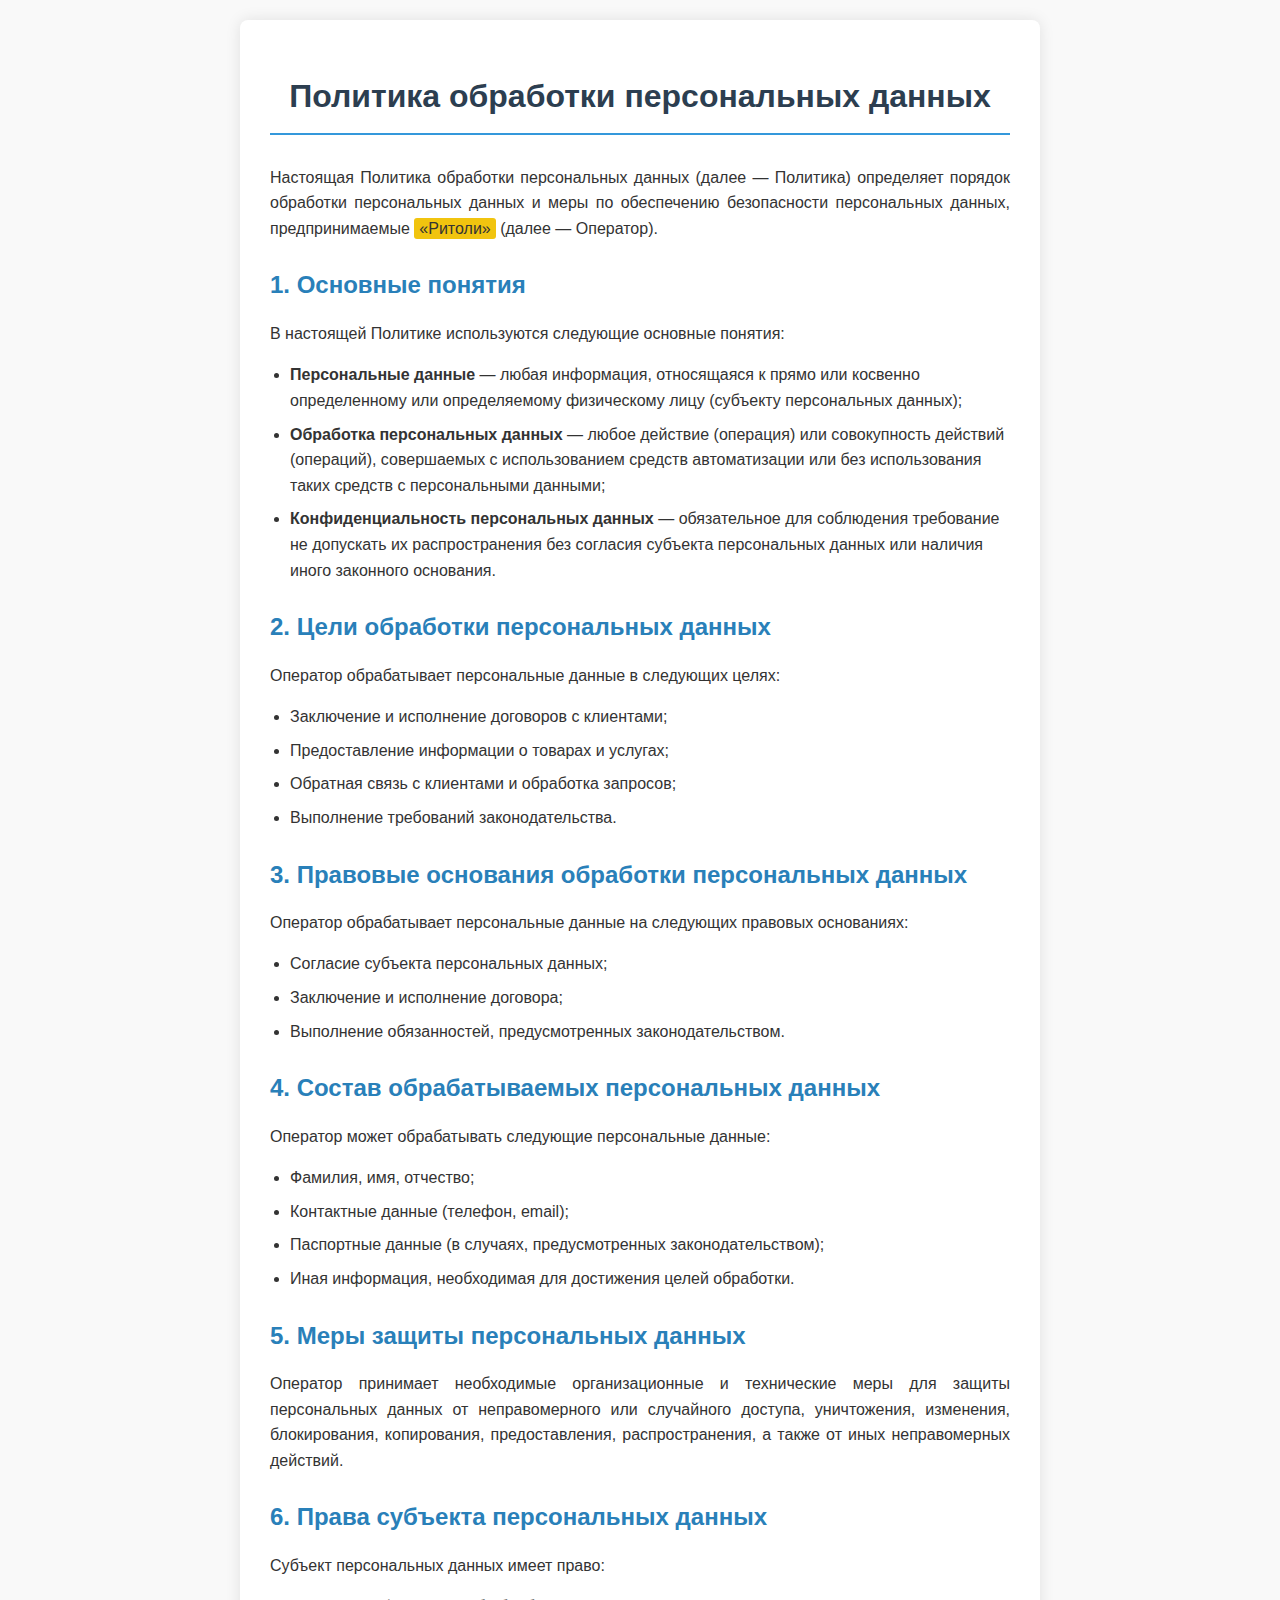
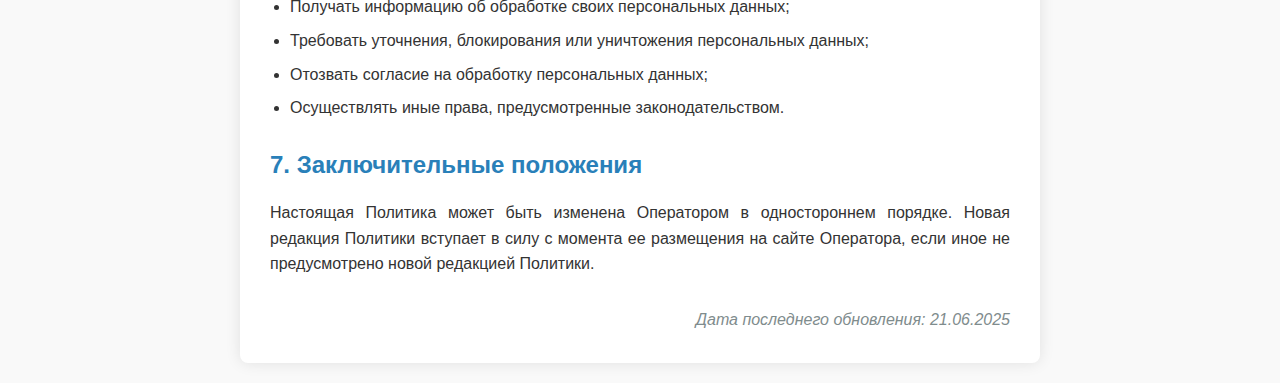
<file: politic.html>
<!DOCTYPE html>
<html lang="ru">
<head>
    <meta charset="UTF-8">
    <meta name="viewport" content="width=device-width, initial-scale=1.0">
    <title>Политика обработки персональных данных</title>
    <style>
        body {
            font-family: 'Arial', sans-serif;
            line-height: 1.6;
            color: #333;
            max-width: 800px;
            margin: 0 auto;
            padding: 20px;
            background-color: #f9f9f9;
        }

        h1 {
            color: #2c3e50;
            text-align: center;
            margin-bottom: 30px;
            border-bottom: 2px solid #3498db;
            padding-bottom: 10px;
        }

        h2 {
            color: #2980b9;
            margin-top: 25px;
            margin-bottom: 15px;
        }

        p {
            margin-bottom: 15px;
            text-align: justify;
        }

        ul {
            margin-bottom: 20px;
            padding-left: 20px;
        }

        li {
            margin-bottom: 8px;
        }

        .container {
            background-color: white;
            padding: 30px;
            border-radius: 8px;
            box-shadow: 0 0 15px rgba(0, 0, 0, 0.1);
        }

        .date {
            text-align: right;
            font-style: italic;
            color: #7f8c8d;
            margin-top: 30px;
        }

        .highlight {
            background-color: #f1c40f;
            padding: 2px 5px;
            border-radius: 3px;
        }
    </style>
</head>
<body>
<div class="container">
    <h1>Политика обработки персональных данных</h1>

    <p>Настоящая Политика обработки персональных данных (далее — Политика) определяет порядок обработки персональных данных и меры по обеспечению безопасности персональных данных, предпринимаемые <span class="highlight">«Ритоли»</span> (далее — Оператор).</p>

    <h2>1. Основные понятия</h2>
    <p>В настоящей Политике используются следующие основные понятия:</p>
    <ul>
        <li><strong>Персональные данные</strong> — любая информация, относящаяся к прямо или косвенно определенному или определяемому физическому лицу (субъекту персональных данных);</li>
        <li><strong>Обработка персональных данных</strong> — любое действие (операция) или совокупность действий (операций), совершаемых с использованием средств автоматизации или без использования таких средств с персональными данными;</li>
        <li><strong>Конфиденциальность персональных данных</strong> — обязательное для соблюдения требование не допускать их распространения без согласия субъекта персональных данных или наличия иного законного основания.</li>
    </ul>

    <h2>2. Цели обработки персональных данных</h2>
    <p>Оператор обрабатывает персональные данные в следующих целях:</p>
    <ul>
        <li>Заключение и исполнение договоров с клиентами;</li>
        <li>Предоставление информации о товарах и услугах;</li>
        <li>Обратная связь с клиентами и обработка запросов;</li>
        <li>Выполнение требований законодательства.</li>
    </ul>

    <h2>3. Правовые основания обработки персональных данных</h2>
    <p>Оператор обрабатывает персональные данные на следующих правовых основаниях:</p>
    <ul>
        <li>Согласие субъекта персональных данных;</li>
        <li>Заключение и исполнение договора;</li>
        <li>Выполнение обязанностей, предусмотренных законодательством.</li>
    </ul>

    <h2>4. Состав обрабатываемых персональных данных</h2>
    <p>Оператор может обрабатывать следующие персональные данные:</p>
    <ul>
        <li>Фамилия, имя, отчество;</li>
        <li>Контактные данные (телефон, email);</li>
        <li>Паспортные данные (в случаях, предусмотренных законодательством);</li>
        <li>Иная информация, необходимая для достижения целей обработки.</li>
    </ul>

    <h2>5. Меры защиты персональных данных</h2>
    <p>Оператор принимает необходимые организационные и технические меры для защиты персональных данных от неправомерного или случайного доступа, уничтожения, изменения, блокирования, копирования, предоставления, распространения, а также от иных неправомерных действий.</p>

    <h2>6. Права субъекта персональных данных</h2>
    <p>Субъект персональных данных имеет право:</p>
    <ul>
        <li>Получать информацию об обработке своих персональных данных;</li>
        <li>Требовать уточнения, блокирования или уничтожения персональных данных;</li>
        <li>Отозвать согласие на обработку персональных данных;</li>
        <li>Осуществлять иные права, предусмотренные законодательством.</li>
    </ul>

    <h2>7. Заключительные положения</h2>
    <p>Настоящая Политика может быть изменена Оператором в одностороннем порядке. Новая редакция Политики вступает в силу с момента ее размещения на сайте Оператора, если иное не предусмотрено новой редакцией Политики.</p>

    <div class="date">Дата последнего обновления: 21.06.2025</div>
</div>
</body>
</html>
</file>
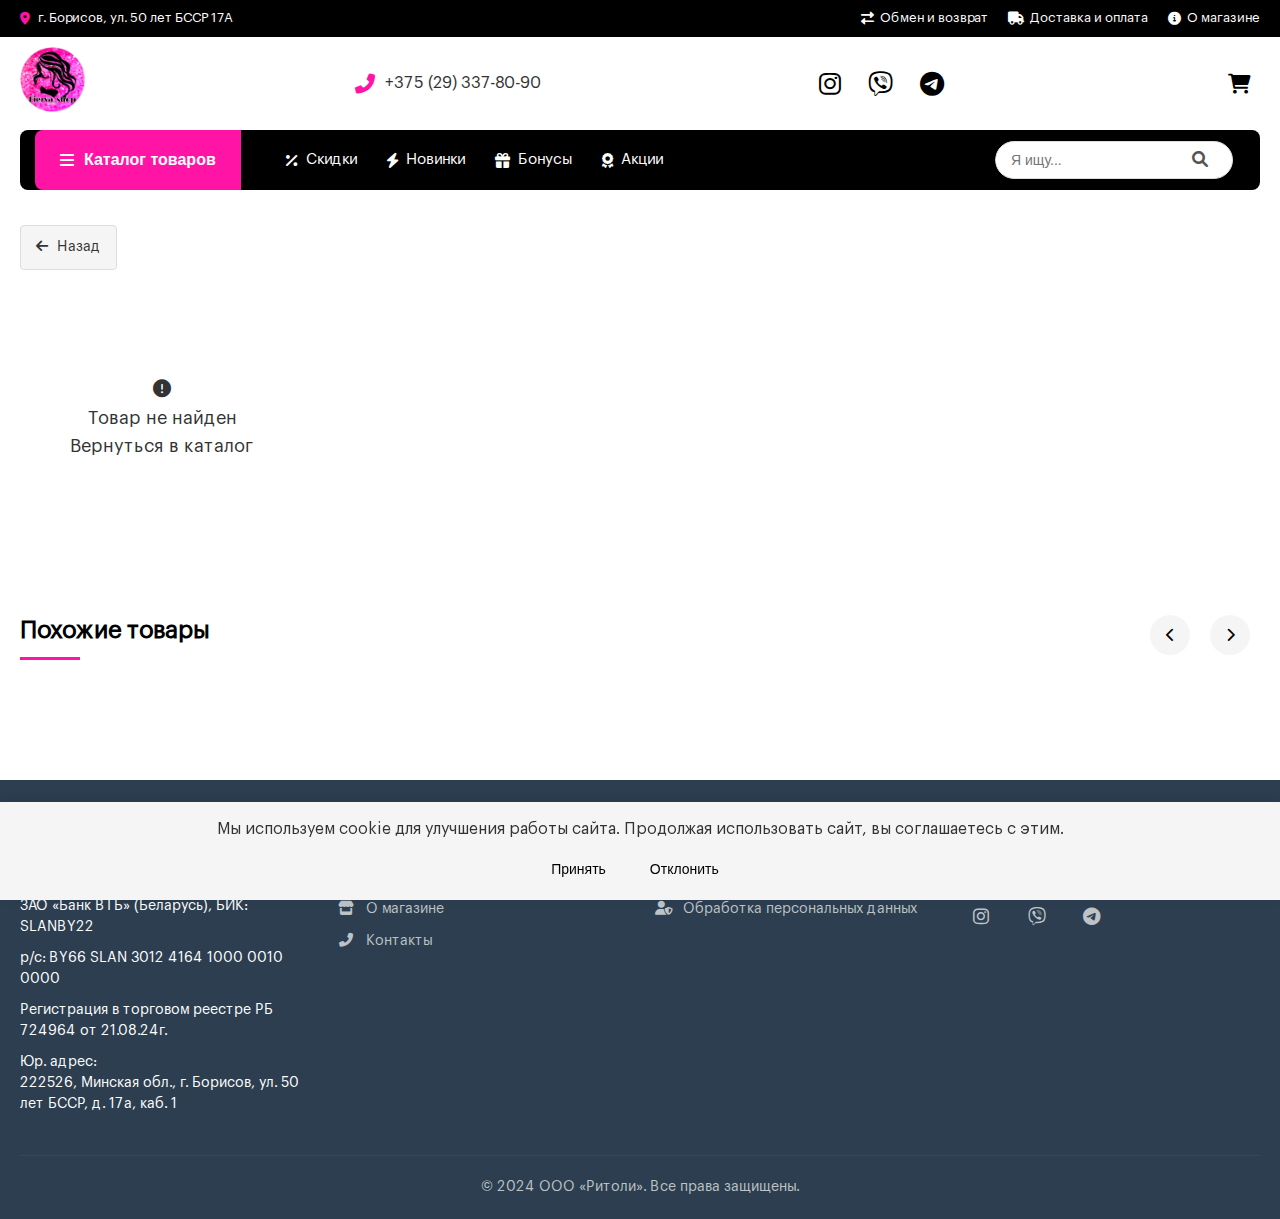
<file: product.html>
<!DOCTYPE html>
<html lang="ru">
<head>
    <meta charset="UTF-8">
    <meta name="viewport" content="width=device-width, initial-scale=1.0">
    <title>Страница товара | Интернет-магазин электроники</title>
    <link rel="stylesheet" href="https://cdnjs.cloudflare.com/ajax/libs/font-awesome/6.0.0-beta3/css/all.min.css">
    <link rel="stylesheet" href="https://cdn.jsdelivr.net/npm/swiper@8/swiper-bundle.min.css">    <link rel="stylesheet" href="css/style.css">

</head>
<body>
<script>
    document.addEventListener('DOMContentLoaded', function() {
        // Загружаем header
        fetch('header.html')
            .then(response => response.text())
            .then(data => {
                document.body.insertAdjacentHTML('afterbegin', data);

                // Инициализируем функционал после загрузки header'а
                initAllFunctionality();
            })
            .catch(error => console.error('Error loading header:', error));
    });

    function initAllFunctionality() {
        // Инициализация мобильного меню (заменяет initMobileMenu)
        const mobileMenuToggle = document.createElement('div');
        mobileMenuToggle.className = 'mobile-menu-toggle';
        mobileMenuToggle.innerHTML = '<i class="fas fa-bars"></i>';
        document.querySelector('.header')?.prepend(mobileMenuToggle);

        const headerNav = document.querySelector('.header__nav');
        if (headerNav) {
            mobileMenuToggle.addEventListener('click', function() {
                headerNav.classList.toggle('active');
            });

            document.addEventListener('click', function(e) {
                if (!headerNav.contains(e.target) && e.target !== mobileMenuToggle && !mobileMenuToggle.contains(e.target)) {
                    headerNav.classList.remove('active');
                }
            });
        }

        // Остальной код инициализации (как в предыдущем ответе)
        // Инициализация корзины
        const cartModal = document.getElementById('cartModal');
        const checkoutModal = document.getElementById('checkoutModal');
        const cartLink = document.querySelector('.cart-link');
        const closeCartBtn = document.querySelector('.close-cart');
        const closeCheckoutBtn = document.querySelector('.close-checkout');
        const checkoutBtn = document.getElementById('checkoutBtn');

        if (cartLink) {
            cartLink.addEventListener('click', function(e) {
                e.preventDefault();
                cartModal.classList.add('active');
                CartManager.renderCartItems();
            });
        }

        if (closeCartBtn) {
            closeCartBtn.addEventListener('click', () => cartModal.classList.remove('active'));
        }

        if (checkoutBtn) {
            checkoutBtn.addEventListener('click', function(e) {
                e.preventDefault();
                if (CartManager.cart.length === 0) return;

                cartModal.classList.remove('active');
                checkoutModal.classList.add('active');

                // Рендерим товары в форме заказа
                const orderItemsContainer = document.getElementById('orderItems');
                if (orderItemsContainer) {
                    let itemsHTML = '';
                    let total = 0;

                    CartManager.cart.forEach(item => {
                        const itemTotal = item.price * item.quantity;
                        total += itemTotal;
                        itemsHTML += `
                            <div class="order-item">
                                <span class="order-item-name">${item.name}</span>
                                <span class="order-item-quantity">${item.quantity} × ${item.price} BYN</span>
                                <span class="order-item-price">${itemTotal.toFixed(2)} BYN</span>
                            </div>
                        `;
                    });

                    orderItemsContainer.innerHTML = itemsHTML;
                    document.querySelector('.order-total-amount').textContent = `${total.toFixed(2)} BYN`;
                }
            });
        }

        if (closeCheckoutBtn) {
            closeCheckoutBtn.addEventListener('click', () => checkoutModal.classList.remove('active'));
        }

        // Обработчик для метода доставки
        const deliveryMethod = document.getElementById('deliveryMethod');
        if (deliveryMethod) {
            deliveryMethod.addEventListener('change', function() {
                const showAddress = this.value === 'delivery';
                document.getElementById('deliveryAddressGroup').style.display = showAddress ? 'block' : 'none';
                document.getElementById('deliveryAddress').required = showAddress;
            });
        }

        // Обработчик формы заказа
        const checkoutForm = document.getElementById('checkoutForm');
        if (checkoutForm) {
            checkoutForm.addEventListener('submit', function(e) {
                e.preventDefault();

                const submitBtn = checkoutForm.querySelector('button[type="submit"]');
                const originalBtnText = submitBtn.innerHTML;
                submitBtn.innerHTML = '<i class="fas fa-spinner fa-spin"></i> Отправка...';
                submitBtn.disabled = true;

                const formData = new FormData(checkoutForm);
                const formDataObj = Object.fromEntries(formData.entries());

                const orderData = {
                    customer: formDataObj,
                    items: CartManager.cart,
                    total: CartManager.cart.reduce((total, item) => total + (item.price * item.quantity), 0),
                    date: new Date().toISOString()
                };

                // Сохраняем заказ в localStorage
                const orders = JSON.parse(localStorage.getItem('orders')) || [];
                orders.push(orderData);
                localStorage.setItem('orders', JSON.stringify(orders));

                // Очищаем корзину
                CartManager.cart = [];
                CartManager.saveCart();
                CartManager.updateCartCounter();
                checkoutModal.classList.remove('active');
                checkoutForm.reset();

                // Показываем подтверждение заказа
                const confirmationModal = document.createElement('div');
                confirmationModal.className = 'modal order-confirmation-modal';
                confirmationModal.innerHTML = `
                    <div class="modal-content">
                        <button class="close-modal">&times;</button>
                        <h2>Спасибо за ваш заказ! В ближайшее время с вами свяжется наш менеджер</h2>
                        <div class="order-summary">
                            <h3>Детали заказа:</h3>
                            <div class="order-items-list">
                                ${orderData.items.map(item => `
                                    <div class="order-item">
                                        <img src="${item.image}" alt="${item.name}" class="order-item-image">
                                        <div class="order-item-info">
                                            <div class="order-item-name">${item.name}</div>
                                            <div class="order-item-quantity-price">${item.quantity} × ${item.price} BYN</div>
                                        </div>
                                    </div>
                                `).join('')}
                            </div>
                            <div class="order-total">
                                <strong>Итого:</strong> ${orderData.total.toFixed(2)} BYN
                            </div>
                            <div class="order-customer-info">
                                <h3>Информация о доставке:</h3>
                                <p><strong>Имя:</strong> ${orderData.customer.name}</p>
                                <p><strong>Телефон:</strong> ${orderData.customer.phone}</p>
                                <p><strong>Способ доставки:</strong> ${orderData.customer.deliveryMethod === 'delivery' ? 'Доставка' : 'Самовывоз'}</p>
                                ${orderData.customer.deliveryMethod === 'delivery' && orderData.customer.deliveryAddress ? `
                                    <p><strong>Адрес доставки:</strong> ${orderData.customer.deliveryAddress}</p>
                                ` : ''}
                                ${orderData.customer.comment ? `
    <p><strong>Комментарий к заказу:</strong> ${orderData.customer.comment}</p>
` : ''}
                            </div>
                        </div>
                        <button class="btn close-confirmation">Закрыть</button>
                    </div>
                `;

                document.body.appendChild(confirmationModal);
                confirmationModal.querySelector('.close-modal').addEventListener('click', () => {
                    confirmationModal.remove();
                    document.dispatchEvent(new Event('modalClosed'));
                });
                confirmationModal.querySelector('.close-confirmation').addEventListener('click', () => {
                    confirmationModal.remove();
                    document.dispatchEvent(new Event('modalClosed'));
                });
                confirmationModal.addEventListener('click', (e) => {
                    if (e.target === confirmationModal) {
                        confirmationModal.remove();
                        document.dispatchEvent(new Event('modalClosed'));
                    }
                });

                setTimeout(() => confirmationModal.classList.add('active'), 10);
                submitBtn.innerHTML = originalBtnText;
                submitBtn.disabled = false;
            });
        }

        // Закрытие модальных окон при клике вне их
        document.addEventListener('click', function(e) {
            const cartModal = document.getElementById('cartModal');
            const checkoutModal = document.getElementById('checkoutModal');

            if (cartModal && e.target === cartModal) cartModal.classList.remove('active');
            if (checkoutModal && e.target === checkoutModal) checkoutModal.classList.remove('active');
        });

        // Инициализация счетчика корзины
        CartManager.updateCartCounter();
    }
</script>

<div class="container">
    <a href="javascript:history.back()" class="back-button">
        <i class="fas fa-arrow-left"></i> Назад
    </a>
</div>

<main class="main">
    <section class="product-page">
        <div class="container">
            <div class="product-detail" id="productDetail">
                <!-- Контент будет загружен динамически -->
                <div class="loading">Загрузка товара...</div>
            </div>
        </div>
    </section>

    <section class="products-section popular-products">
        <div class="container">
            <div class="section-header">
                <h2 class="section-title">Похожие товары</h2>
                <div class="slider-controls">
                    <button class="slider-arrow popular-products-prev" aria-label="Предыдущий слайд">
                        <i class="fas fa-chevron-left"></i>
                    </button>
                    <button class="slider-arrow popular-products-next" aria-label="Следующий слайд">
                        <i class="fas fa-chevron-right"></i>
                    </button>
                </div>
            </div>

            <div class="swiper popular-products-swiper">
                <div class="swiper-wrapper">
                    <!-- Товары будут добавляться динамически -->
                </div>
            </div>
        </div>
    </section>

</main>

<!-- Ваш футер -->
<!-- Футер -->
<div id="footer-container"></div>
<script>
    document.addEventListener('DOMContentLoaded', function() {
        // Загружаем footer.html и вставляем его в элемент с id="footer-container"
        fetch('footer.html')
            .then(response => response.text())
            .then(data => {
                document.getElementById('footer-container').innerHTML = data;
            })
            .catch(error => console.error('Error loading footer:', error));
    });
</script>
<script src="https://cdn.jsdelivr.net/npm/swiper@8/swiper-bundle.min.js"></script>
<script src="js/cookie-popup.js" defer></script>
<script src="js/search.js" defer></script>
<script src="js/script.js" defer></script>
<script src="js/product.js"></script>

</body>
</html>
</file>
<file: css/style.css>
/* Variables */
@font-face {
    font-family: "GraphikLCGRegular";
    src: url("../fonts/GraphikLCGRegular.ttf") format("truetype");
    font-style: normal;
    font-weight: normal;
}

:root {
    --primary-color: #ff14a6;
    --primary-dark: #cc00cc;
    --dark-color: #000;
    --light-color: #fff;
    --gray-light: #f5f5f5;
    --gray-medium: #e0e0e0;
    --text-dark: #333;
    --text-light: #888;
    --border-radius: 8px;
    --box-shadow: 0 5px 15px rgba(0, 0, 0, 0.1);
    --transition: all 0.3s ease;
}

/* Base styles */
* {
    margin: 0;
    padding: 0;
    box-sizing: border-box;
}

body {
    /*font-family: 'Roboto', sans-serif;*/
    color: var(--text-dark);
    line-height: 1.6;
    font-family: 'GraphikLCGRegular', sans-serif;
}

a {
    text-decoration: none;
    color: inherit;
}

button {
    border: none;
    background: none;
    cursor: pointer;
}

img {
    max-width: 100%;
    height: auto;
}

.container {
    width: 100%;
    max-width: 1400px;
    margin: 0 auto;
    padding: 0 20px;
}

/* Header styles */
.header {
    background: var(--light-color);
    position: relative;
}

.header__top-bar {
    background: var(--dark-color);
    color: var(--light-color);
    padding: 8px 0;
    font-size: 13px;
}

.header__top-bar .container {
    display: flex;
    justify-content: space-between;
    align-items: center;
}

.header__info {
    display: flex;
    align-items: center;
    gap: 8px;
}

.header__info i {
    color: var(--primary-color);
}

.header__links {
    display: flex;
    gap: 20px;
}

.header__links a {
    color: var(--light-color);
    transition: var(--transition);
    display: flex;
    align-items: center;
    gap: 6px;
}

.header__links a:hover {
    color: var(--primary-color);
}

.header__main {
    display: flex;
    align-items: center;
    justify-content: space-between;
    padding: 10px 0;
}

.header__logo img {
    width: 65px;
    transition: transform 0.3s;
}

.header__logo:hover img {
    transform: scale(1.05);
}

.header__contacts {
    display: flex;
    align-items: center;
    gap: 10px;
}

.header__contacts i {
    font-size: 20px;
    color: var(--primary-color);
}

.header__phones {
    display: flex;
    flex-direction: column;
    gap: 3px;
}

.header__phones a {
    font-weight: 500;
    white-space: nowrap;
    transition: var(--transition);
}

.header__phones a:hover {
    color: var(--primary-color);
}

.header__social {
    display: flex;
    gap: 15px;
}

.social-link {
    color: var(--dark-color);
    font-size: 25px;
    transition: var(--transition);
    width: 36px;
    height: 36px;
    border-radius: 50%;
    display: flex;
    align-items: center;
    justify-content: center;
}

.social-link:hover {
    color: var(--primary-color);
    transform: translateY(-3px);
}

.header__user {
    display: flex;
    gap: 15px;
}

.user-link, .cart-link {
    position: relative;
    color: var(--dark-color);
    font-size: 20px;
    transition: var(--transition);
}

.user-link:hover, .cart-link:hover {
    color: var(--primary-color);
    transform: translateY(-3px);
}

.cart-counter {
    position: absolute;
    top: -8px;
    right: -8px;
    background: var(--primary-color);
    color: var(--light-color);
    font-size: 11px;
    font-weight: bold;
    width: 18px;
    height: 18px;
    border-radius: 50%;
    display: flex;
    align-items: center;
    justify-content: center;
}

.header__nav {
    display: flex;
    align-items: center;
    background: var(--dark-color);
    border-radius: var(--border-radius);
    padding: 0 15px;
    height: 60px;
    margin-bottom: 20px;
}

.catalog-menu {
    position: relative;
    height: 100%;
}

.catalog-toggle {
    background: var(--primary-color);
    color: var(--light-color);
    height: 100%;
    padding: 0 25px;
    font-weight: 600;
    font-size: 16px;
    display: flex;
    align-items: center;
    gap: 10px;
    border-radius: var(--border-radius) 0 0 var(--border-radius);
    transition: var(--transition);
}

.catalog-toggle:hover {
    background: var(--primary-dark);
}

.catalog-dropdown {
    position: absolute;
    top: 100%;
    left: 0;
    width: 280px;
    background: var(--light-color);
    box-shadow: var(--box-shadow);
    border-radius: 0 0 var(--border-radius) var(--border-radius);
    z-index: 100;
    display: none;
    overflow: hidden;
}

.catalog-menu:hover .catalog-dropdown {
    display: block;
    animation: fadeIn 0.3s;
}

.catalog-dropdown a {
    display: flex;
    align-items: center;
    gap: 12px;
    padding: 12px 20px;
    color: var(--text-dark);
    transition: var(--transition);
    border-left: 3px solid transparent;
}

.catalog-dropdown a:hover {
    background: var(--gray-light);
    color: var(--primary-color);
    border-left: 3px solid var(--primary-color);
    padding-left: 25px;
}

.catalog-dropdown i {
    width: 20px;
    text-align: center;
    color: var(--primary-color);
}

.nav-menu {
    display: flex;
    height: 100%;
    margin-left: 20px;
}

.nav-menu a {
    display: flex;
    align-items: center;
    gap: 8px;
    color: var(--light-color);
    padding: 0 15px;
    font-size: 15px;
    height: 100%;
    position: relative;
    transition: var(--transition);
}

.nav-menu a:hover {
    color: var(--primary-color);
}

.nav-menu a::after {
    content: '';
    position: absolute;
    bottom: 0;
    left: 15px;
    right: 15px;
    height: 3px;
    background: var(--primary-color);
    transform: scaleX(0);
    transition: transform 0.3s;
}

.nav-menu a:hover::after {
    transform: scaleX(1);
}

.search-form {
    margin-left: auto;
    display: flex;
    width: 300px;
    height: 40px;
    border-radius: 20px;
    overflow: hidden;
}

.search-form input {
    flex: 1;
    border: none;
    padding: 0 15px;
    outline: none;
    font-size: 14px;
}

.search-button {
    width: 50px;
    background: var(--primary-color);
    color: var(--light-color);
    transition: var(--transition);
}

.search-button:hover {
    background: var(--primary-dark);
}

/* Products section */
.products-section {
    padding: 60px 0;
    background-color: var(--light-color);
}

.section-header {
    display: flex;
    justify-content: space-between;
    align-items: center;
    margin-bottom: 30px;
}

#products-titles {
    font-size: 25px;
    margin-top: 18px;
}

.section-title {
    font-size: 32px;
    font-weight: 700;
    color: var(--dark-color);
    position: relative;
    padding-bottom: 10px;
}

.section-title::after {
    content: '';
    position: absolute;
    bottom: 0;
    left: 0;
    width: 60px;
    height: 3px;
    background: var(--primary-color);
}

.slider-controls {
    display: flex;
    gap: 10px;
}

.slider-arrow {
    width: 40px;
    height: 40px;
    border-radius: 50%;
    background: var(--gray-light);
    color: var(--dark-color);
    display: flex;
    align-items: center;
    justify-content: center;
    transition: var(--transition);
}

.slider-arrow:hover {
    background: var(--primary-color);
    color: var(--light-color);
}

.swiper {
    width: 100%;
    padding: 20px 0;
}

.swiper-slide {
    display: flex;
    justify-content: center;
}


.product-card {
    background: var(--light-color);
    border-radius: var(--border-radius);
    overflow: hidden;
    box-shadow: var(--box-shadow);
    transition: var(--transition);
    height: 100%;
    display: flex;
    flex-direction: column;
    position: relative;
    text-align: center;
    align-items: center;
    width: 275px;
}

.product-card:hover {
    transform: translateY(-5px);
    box-shadow: 0 10px 25px rgba(255, 0, 255, 0.1);
}

.product-link {
    flex-grow: 1;
    display: flex;
    flex-direction: column;
}

.product-image {
    height: 200px;
    overflow: hidden;
    position: relative;
}

.product-image img {
    width: 100%;
    height: 100%;
    object-fit: contain;
    transition: transform 0.5s ease;
}

.product-card:hover .product-image img {
    transform: scale(1.05);
}

.product-badge {
    position: absolute;
    top: 0;
    left: 0;
    background: var(--primary-color);
    color: var(--light-color);
    padding: 5px 10px;
    border-radius: 4px;
    font-size: 12px;
    font-weight: 600;
}

.product-info {
    padding: 20px;
    flex-grow: 1;
    display: flex;
    flex-direction: column;
}

.products-infos {
    padding: 40px;
}

.product-title {
    font-size: 15px;
    font-weight: 600;
    margin-bottom: 10px;
    color: var(--dark-color);
    /*height: 100px;*/
}

.product-description {
    font-size: 14px;
    color: var(--text-light);
    margin-bottom: 15px;
    line-height: 1.5;
}

.product-footer {
    display: flex;
    justify-content: space-between;
    align-items: center;
    margin-top: auto;
}

.product-price {
    font-size: 15px;
    font-weight: 700;
    color: var(--primary-color);
}

.product-price span {
    font-size: 14px;
    color: var(--text-light);
}

.add-to-cart {
    background: var(--primary-color);
    color: var(--light-color);
    border-radius: 35px;
    padding: 10px;
    font-size: 14px;
    font-weight: 600;
    display: flex;
    align-items: center;
    justify-content: center;
    gap: 8px;
    transition: var(--transition);
    /*width: 160px;*/
    /*margin-bottom: 15px;*/
}

.add-to-cart:hover {
    background: #4CAF50;
}

.volume-selector {
    /*display: flex;*/
    gap: 8px;
    margin: 10px 0;
    justify-content: center;
}

.products-selectors {
    display: flex;
    justify-content: flex-start
}

.volume-btn {
    padding: 6px 12px;
    border: 1px solid #ddd;
    background: #f8f8f8;
    border-radius: 4px;
    cursor: pointer;
    font-size: 12px;
    transition: all 0.2s;
}

.volume-btn:hover {
    background: #eee;
}

.volume-btn.active {
    background: #333;
    color: white;
    border-color: #333;
}

/* Animations */
@keyframes fadeIn {
    from { opacity: 0; transform: translateY(-10px); }
    to { opacity: 1; transform: translateY(0); }
}

/* Responsive styles */
@media (max-width: 1200px) {
    .header__contacts {
        display: none;
    }

    .search-form {
        width: 250px;
    }
}

@media (max-width: 992px) {
    .header__links {
        display: none;
    }

    .header__main {
        flex-wrap: wrap;
        gap: 15px;
    }

    .header__nav {
        flex-wrap: wrap;
        height: auto;
        padding: 15px;
    }

    .catalog-menu {
        width: 100%;
        margin-bottom: 15px;
    }

    .catalog-toggle {
        width: 100%;
        border-radius: var(--border-radius);
    }

    .nav-menu {
        width: 100%;
        flex-wrap: wrap;
        margin: 0;
        gap: 10px;
        height: auto;
    }

    .nav-menu a {
        height: auto;
        padding: 8px 12px;
    }

    .nav-menu a::after {
        display: none;
    }

    .search-form {
        width: 100%;
        margin: 15px 0 0;
    }
}

@media (max-width: 768px) {
    .section-title {
        font-size: 24px;
    }

    .product-image {
        height: 160px;
    }

    .product-info {
        padding: 15px;
    }

    .product-price {
        font-size: 18px;
    }
}

/* Cart Modal Styles */
.cart-modal {
    display: none;
    position: fixed;
    top: 0;
    right: 0;
    width: 100%;
    height: 100%;
    background-color: rgba(0, 0, 0, 0.5);
    z-index: 1000;
    justify-content: flex-end;
}

.cart-modal.active {
    display: flex;
}

.cart-modal-content {
    width: 100%;
    max-width: 450px;
    height: 100%;
    background-color: var(--light-color);
    display: flex;
    flex-direction: column;
    transform: translateX(100%);
    transition: transform 0.3s ease;
    overflow-y: auto;
}

.cart-modal.active .cart-modal-content {
    transform: translateX(0);
}

.cart-modal-header {
    padding: 20px;
    display: flex;
    justify-content: space-between;
    align-items: center;
    border-bottom: 1px solid var(--gray-medium);
}

.cart-modal-header h3 {
    font-size: 22px;
    font-weight: 600;
}

.close-cart {
    font-size: 28px;
    color: var(--text-light);
    transition: var(--transition);
}

.close-cart:hover {
    color: var(--primary-color);
}

.cart-items {
    flex: 1;
    padding: 20px;
    overflow-y: auto;
}

.empty-cart-message {
    display: flex;
    flex-direction: column;
    align-items: center;
    justify-content: center;
    height: 100%;
    color: var(--text-light);
    text-align: center;
}

.empty-cart-message i {
    font-size: 50px;
    margin-bottom: 20px;
    color: var(--gray-medium);
}

.empty-cart-message p {
    font-size: 18px;
}

.cart-item {
    display: flex;
    margin-bottom: 20px;
    padding-bottom: 20px;
    border-bottom: 1px solid var(--gray-medium);
}

.cart-item:last-child {
    margin-bottom: 0;
    border-bottom: none;
}

.cart-item-image {
    width: 80px;
    height: 80px;
    border-radius: var(--border-radius);
    overflow: hidden;
    margin-right: 15px;
}

.cart-item-image img {
    width: 100%;
    height: 100%;
    object-fit: cover;
}

.cart-item-details {
    flex: 1;
}

.cart-item-title {
    font-size: 16px;
    font-weight: 600;
    margin-bottom: 5px;
}

.cart-item-price {
    font-size: 16px;
    color: var(--primary-color);
    font-weight: 600;
    margin-bottom: 10px;
}

.cart-item-actions {
    display: flex;
    align-items: center;
}

.quantity-control {
    display: flex;
    align-items: center;
    margin-right: 15px;
}

.quantity-btn {
    width: 25px;
    height: 25px;
    border-radius: 50%;
    background: var(--gray-light);
    display: flex;
    align-items: center;
    justify-content: center;
    font-size: 14px;
    transition: var(--transition);
}

.quantity-btn:hover {
    background: var(--primary-color);
    color: var(--light-color);
}

.quantity-value {
    margin: 0 10px;
    min-width: 20px;
    text-align: center;
}

.remove-item {
    color: var(--text-light);
    font-size: 14px;
    transition: var(--transition);
}

.remove-item:hover {
    color: var(--primary-color);
}

.cart-summary {
    padding: 20px;
    border-top: 1px solid var(--gray-medium);
}

.cart-total {
    display: flex;
    justify-content: space-between;
    margin-bottom: 20px;
    font-size: 18px;
    font-weight: 600;
}

.checkout-btn {
    width: 100%;
    padding: 15px;
    background: var(--primary-color);
    color: var(--light-color);
    border-radius: var(--border-radius);
    font-size: 16px;
    font-weight: 600;
    transition: var(--transition);
}

.checkout-btn:hover {
    background: var(--primary-dark);
}

/* Mobile styles for cart */
@media (max-width: 576px) {
    .cart-modal-content {
        max-width: 100%;
    }

    .cart-item {
        flex-direction: column;
    }

    .cart-item-image {
        width: 100%;
        height: 150px;
        margin-right: 0;
        margin-bottom: 15px;
    }
}

/* Checkout Modal Styles */
.checkout-modal {
    display: none;
    position: fixed;
    top: 0;
    left: 0;
    width: 100%;
    height: 100%;
    background-color: rgba(0, 0, 0, 0.5);
    z-index: 1001;
    justify-content: center;
    align-items: center;
}

.checkout-modal.active {
    display: flex;
}

.modal-content {
    overflow: hidden;
}

.checkout-modal-content {
    width: 100%;
    max-width: 600px;
    max-height: 90vh;
    background-color: var(--light-color);
    border-radius: var(--border-radius);
    overflow-y: auto;
    transform: translateY(-20px);
    opacity: 0;
    transition: all 0.3s ease;
}

.checkout-modal.active .checkout-modal-content {
    transform: translateY(0);
    opacity: 1;
}

.checkout-modal-header {
    padding: 20px;
    display: flex;
    justify-content: space-between;
    align-items: center;
    border-bottom: 1px solid var(--gray-medium);
    position: sticky;
    top: 0;
    background: var(--light-color);
    z-index: 1;
}

.checkout-modal-header h3 {
    font-size: 22px;
    font-weight: 600;
}

.close-checkout {
    font-size: 28px;
    color: var(--text-light);
    transition: var(--transition);
}

.close-checkout:hover {
    color: var(--primary-color);
}

.checkout-form {
    padding: 20px;
}

.form-group {
    margin-bottom: 20px;
}

.form-group label {
    display: block;
    margin-bottom: 8px;
    font-weight: 500;
}

.form-group input,
.form-group select,
.form-group textarea {
    width: 100%;
    padding: 12px 15px;
    border: 1px solid var(--gray-medium);
    border-radius: var(--border-radius);
    font-size: 16px;
    transition: var(--transition);
}

.form-group input:focus,
.form-group select:focus,
.form-group textarea:focus {
    border-color: var(--primary-color);
    outline: none;
    box-shadow: 0 0 0 2px rgba(255, 0, 255, 0.1);
}

.form-group textarea {
    resize: vertical;
    min-height: 80px;
}

.order-summary {
    margin: 30px 0;
    padding: 20px;
    background: var(--gray-light);
    border-radius: var(--border-radius);
}

.order-summary h4 {
    margin-bottom: 15px;
    font-size: 18px;
}

.order-item {
    display: flex;
    justify-content: space-between;
    padding: 8px 0;
    border-bottom: 1px solid var(--gray-medium);
}

.order-item:last-child {
    border-bottom: none;
}

.order-item-name {
    flex: 1;
}

.order-item-quantity {
    margin: 0 15px;
    color: var(--text-light);
}

.order-item-price {
    font-weight: 600;
}

.order-total {
    display: flex;
    justify-content: space-between;
    margin-top: 15px;
    padding-top: 15px;
    border-top: 1px solid var(--gray-medium);
    font-size: 18px;
    font-weight: 600;
}

.order-total-amount {
    color: var(--primary-color);
}

.submit-order-btn {
    width: 100%;
    padding: 15px;
    background: var(--primary-color);
    color: var(--light-color);
    border-radius: var(--border-radius);
    font-size: 16px;
    font-weight: 600;
    transition: var(--transition);
    border: none;
    cursor: pointer;
}

.submit-order-btn:hover {
    background: var(--primary-dark);
}

.submit-order-btn:disabled {
    background: var(--gray-medium);
    cursor: not-allowed;
}

/* Responsive styles */
@media (max-width: 768px) {
    .checkout-modal-content {
        max-width: 95%;
    }
}

@media (max-width: 576px) {
    .checkout-form {
        padding: 15px;
    }

    .order-summary {
        padding: 15px;
    }
}

/* Product Modal Styles */
.product-modal {
    display: none;
    position: fixed;
    top: 0;
    left: 0;
    width: 100%;
    height: 100%;
    background-color: rgba(0, 0, 0, 0.8);
    z-index: 1002;
    justify-content: center;
    align-items: center;
}

.product-modal.active {
    display: flex;
}

.product-modal-content {
    width: 90%;
    max-width: 900px;
    max-height: 90vh;
    background-color: var(--light-color);
    border-radius: var(--border-radius);
    overflow-y: auto;
    position: relative;
    padding: 30px;
}

.close-product {
    position: absolute;
    top: 15px;
    right: 15px;
    font-size: 28px;
    color: var(--text-light);
    background: none;
    border: none;
    cursor: pointer;
    transition: var(--transition);
}

.close-product:hover {
    color: var(--primary-color);
}

.product-modal-body {
    display: flex;
    flex-direction: column;
    gap: 30px;
}

.product-modal-image {
    width: 100%;
    max-height: 400px;
    object-fit: contain;
    border-radius: var(--border-radius);
}

.product-modal-info {
    display: flex;
    flex-direction: column;
    gap: 15px;
}

.product-modal-title {
    font-size: 28px;
    font-weight: 700;
    color: var(--dark-color);
}

.product-modal-price {
    font-size: 24px;
    font-weight: 700;
    color: var(--primary-color);
}

.product-modal-description {
    font-size: 16px;
    line-height: 1.6;
    color: var(--text-dark);
}

.product-modal-actions {
    display: flex;
    gap: 15px;
    margin-top: 20px;
}

/* Responsive styles */
@media (max-width: 768px) {
    .product-modal-content {
        width: 95%;
        padding: 20px;
    }

    .product-modal-body {
        flex-direction: column;
    }

    .product-modal-title {
        font-size: 24px;
    }
}

.add-to-cart.large {
    padding: 15px 25px;
    font-size: 16px;
    border-radius: var(--border-radius);
    background: var(--primary-color);
    color: var(--light-color);
    display: flex;
    align-items: center;
    gap: 10px;
    transition: var(--transition);
}

.add-to-cart.large:hover {
    background: #4CAF50;
    transform: translateY(-2px);
}

/* Product Page Styles */
.product-page {
    padding: 40px 0;
}

.product-detail {
    display: flex;
    gap: 40px;
}

.product-gallery {
    flex: 1;
    max-width: 600px;
}

.product-main-image {
    margin-bottom: 15px;
    border-radius: var(--border-radius);
    overflow: hidden;
    background: var(--gray-light);
    display: flex;
    align-items: center;
    justify-content: center;
    height: 400px;
}

.product-main-image img {
    max-width: 100%;
    max-height: 100%;
    object-fit: contain;
}

.product-thumbnails {
    display: flex;
    gap: 10px;
    flex-wrap: wrap;
}

.product-thumb {
    width: 80px;
    height: 80px;
    border-radius: 4px;
    overflow: hidden;
    border: 2px solid transparent;
    cursor: pointer;
    background: var(--gray-light);
}

.product-thumb.active {
    border-color: var(--primary-color);
}

.product-thumb img {
    width: 100%;
    height: 100%;
    object-fit: contain;
}

.product-info {
    flex: 1;
    max-width: 600px;
}

.product-title {
    font-size: 15px;
    margin-bottom: 50px;
    color: var(--dark-color);
}

.product-prices {
    display: flex;
    align-items: center;
    gap: 15px;
    margin-bottom: 25px;
}

.product-brand {
    font-weight: bold;
    color: #2c3e50;
    margin-right: 5px;
}

.product-current-price {
    font-size: 28px;
    font-weight: 700;
    color: var(--primary-color);
}

.product-old-price {
    font-size: 18px;
    color: var(--text-light);
    text-decoration: line-through;
}

.product-discount {
    background: var(--primary-color);
    color: var(--light-color);
    padding: 3px 8px;
    border-radius: 4px;
    font-size: 14px;
    font-weight: 600;
}

.product-actions {
    margin-bottom: 30px;
}

.product-description, .product-specs {
    margin-bottom: 30px;
    height: 32px;
}

.product-description h3, .product-specs h3 {
    font-size: 15px;
    margin-bottom: 15px;
    color: var(--dark-color);
}

.product-specs table {
    width: 100%;
    border-collapse: collapse;
}

.product-specs td {
    padding: 10px;
    border-bottom: 1px solid var(--gray-medium);
}

.product-specs td:first-child {
    font-weight: 500;
    color: var(--text-light);
    width: 40%;
}

.loading, .error {
    text-align: center;
    padding: 50px;
    font-size: 18px;
}

/* Responsive styles */
@media (max-width: 992px) {
    .product-detail {
        flex-direction: column;
    }

    .product-gallery {
        max-width: 100%;
    }

    .product-info {
        max-width: 100%;
    }
}

@media (max-width: 576px) {
    .product-main-image {
        height: 300px;
    }

    .product-title {
        font-size: 17px;
    }

    .product-current-price {
        font-size: 24px;
    }
}

/* Добавьте эти стили в ваш файл style.css */
.product-badge {
    display: inline-block;
    padding: 4px 8px;
    color: white;
    border-radius: 4px;
    font-size: 14px;
    margin-bottom: 10px;
    letter-spacing: 1.3px;
}

.product-gallery {
    display: flex;
    flex-direction: column;
    gap: 15px;
}

.product-main-image img {
    width: 100%;
    /*max-height: 500px;*/
    object-fit: contain;
    border: 1px solid #eee;
    border-radius: 8px;
}

.product-thumbnails {
    display: flex;
    gap: 10px;
}

.product-thumb {
    width: 80px;
    height: 80px;
    border: 1px solid #ddd;
    border-radius: 4px;
    cursor: pointer;
    overflow: hidden;
}

.product-thumb img {
    width: 100%;
    height: 100%;
    object-fit: cover;
}

.product-thumb.active {
    border-color: #007bff;
}

.product-info {
    position: relative;
}

.product-prices {
    display: flex;
    align-items: center;
    gap: 15px;
    margin: 15px 0;
}

.product-old-price {
    text-decoration: line-through;
    color: #999;
}

.product-discount {
    background-color: #ffeb3b;
    padding: 2px 8px;
    border-radius: 4px;
    font-weight: bold;
}

.product-current-price {
    font-size: 24px;
    font-weight: bold;
    color: #6c6b6b;
}

.product-actions {
    width: 100%;
    /*padding: 12px;*/
    font-size: 16px;
    /*.add-to-cart*/
}

.product-specs table {
    width: 100%;
    border-collapse: collapse;
}

.product-specs td {
    padding: 8px;
    border-bottom: 1px solid #eee;
}

.product-specs td:first-child {
    font-weight: bold;
    width: 40%;
}

.cart-counter {
    position: absolute;
    top: -8px;
    right: -8px;
    background-color: #e53935;
    color: white;
    border-radius: 50%;
    width: 20px;
    height: 20px;
    display: flex;
    align-items: center;
    justify-content: center;
    font-size: 12px;
    font-weight: bold;
}

.cart-link {
    position: relative;
    display: flex;
    align-items: center;
    justify-content: center;
    width: 40px;
    height: 40px;
}

.cart-link i {
    font-size: 20px;
}

.back-button {
    display: inline-block;
    padding: 10px 15px;
    margin: 15px 0;
    background-color: #f5f5f5;
    color: #333;
    border: 1px solid #ddd;
    border-radius: 4px;
    cursor: pointer;
    text-decoration: none;
    font-size: 14px;
}
.back-button:hover {
    background-color: #e9e9e9;
}
.back-button i {
    margin-right: 5px;
}

.order-confirmation-modal {
    position: fixed;
    top: 0;
    left: 0;
    width: 100%;
    height: 100%;
    background-color: rgba(0,0,0,0.7);
    display: flex;
    align-items: center;
    justify-content: center;
    z-index: 1000;
    opacity: 0;
    visibility: hidden;
    transition: all 0.3s ease;

}

.order-confirmation-modal.active {
    opacity: 1;
    visibility: visible;
}

.order-confirmation-modal .modal-content {
    background: white;
    padding: 30px;
    border-radius: 10px;
    max-width: 600px;
    width: 90%;
    max-height: 90vh;
    overflow-y: auto;
    position: relative;
}

.order-confirmation-modal .close-modal {
    position: absolute;
    top: 15px;
    right: 15px;
    font-size: 24px;
    background: none;
    border: none;
    cursor: pointer;
}

.close-modal {
    display: none;
}

.order-summary {
    margin-top: 20px;
}

.order-items-list {
    margin: 20px 0;
    border-top: 1px solid #eee;
    border-bottom: 1px solid #eee;
    padding: 15px 0;
}

.order-item {
    display: flex;
    align-items: center;
    margin-bottom: 15px;
}

.order-item-image {
    width: 60px;
    height: 60px;
    object-fit: contain;
    margin-right: 15px;
}

.order-item-info {
    flex-grow: 1;
}

.order-item-name {
    font-weight: 500;
    margin-bottom: 5px;
}

.order-total {
    text-align: right;
    font-size: 18px;
    margin: 15px 0;
}

.order-customer-info {
    margin-top: 20px;
    padding-top: 20px;
    border-top: 1px solid #eee;
}

.close-confirmation {
    display: block;
    width: 100%;
    padding: 10px;
    background: #333;
    color: white;
    border: none;
    border-radius: 5px;
    cursor: pointer;
    margin-top: 20px;
}

.mobile-menu-toggle {
    display: none;
}

/* Стили для секции "О магазине" */
.about-section {
    padding: 60px 0;
    background-color: #f9f9f9;
}

.about-content {
    display: flex;
    gap: 40px;
    margin-top: 30px;
    align-items: stretch; /* Изменил на stretch для растягивания по высоте */
}

.about-text {
    flex: 1;
    display: flex;
    flex-direction: column;
}

.about-image {
    flex: 1;
    display: flex;
    justify-content: center
}

.about-image img {
    width: 55%;
    height: 100%; /* Добавил 100% высоту */
    object-fit: cover; /* Сохранит пропорции и заполнит контейнер */
    border-radius: 8px;
    box-shadow: 0 5px 15px rgba(0,0,0,0.1);
}

/* Остальные стили остаются без изменений */
.advantages-list {
    list-style: none;
    padding: 0;
    margin: 20px 0;
}

.advantages-list li {
    margin-bottom: 10px;
    padding-left: 30px;
    position: relative;
}

.advantages-list i {
    color: #4CAF50;
    position: absolute;
    left: 0;
    top: 3px;
}

.about-contacts {
    margin-top: auto; /* Прижмет контакты к низу блока */
    background: #fff;
    padding: 20px;
    border-radius: 8px;
    box-shadow: 0 2px 10px rgba(0,0,0,0.05);
}

.about-contacts p {
    margin-bottom: 10px;
}

.about-contacts i {
    color: #4CAF50;
    margin-right: 10px;
    width: 20px;
    text-align: center;
}

@media (max-width: 768px) {
    .about-content {
        flex-direction: column;
    }

    .about-image {
        order: -1;
        margin-bottom: 30px;
        height: 300px; /* Фиксированная высота на мобильных */
    }

    .about-image img {
        height: 100%;
    }
}

/* Секция с картой */
.map-section {
    padding: 60px 0;
    background-color: #f8f9fa;
}

.map-section .section-header {
    margin-bottom: 30px;
    text-align: center;
}

.map-section .section-title {
    font-size: 32px;
    color: #2c3e50;
    margin-bottom: 15px;
    position: relative;
    display: inline-block;
}

.map-section .section-title:after {
    content: '';
    position: absolute;
    bottom: -10px;
    /*left: 50%;*/
    /*transform: translateX(-50%);*/
    width: 80px;
    height: 3px;
    /*background-color: #3498db;*/
}

.map-wrapper {
    border-radius: 12px;
    overflow: hidden;
    box-shadow: 0 10px 30px rgba(0, 0, 0, 0.1);
    transition: all 0.3s ease;
    height: 300px;
}

.map-wrapper:hover {
    box-shadow: 0 15px 35px rgba(0, 0, 0, 0.15);
}

.yandex-map-container {
    position: relative;
    padding-bottom: 56.25%; /* Соотношение сторон 16:9 */
    height: 0;
    overflow: hidden;
}

.yandex-map-iframe {
    position: absolute;
    top: 0;
    left: 0;
    width: 100%;
    height: 50%;
    border: none;
}

/* Адаптивность */
@media (max-width: 992px) {
    .map-section {
        padding: 40px 0;
    }

    .map-section .section-title {
        font-size: 28px;
    }
}

@media (max-width: 768px) {
    .map-section {
        padding: 30px 0;
    }

    .map-section .section-title {
        font-size: 24px;
    }

    .map-wrapper {
        border-radius: 8px;
    }
}

@media (max-width: 576px) {
    .map-section .section-title {
        font-size: 22px;
    }

    .map-section .section-title:after {
        width: 60px;
        height: 2px;
        bottom: -8px;
    }
}

/* Стили для футера */
.footer {
    background-color: #2c3e50;
    color: #fff;
    padding: 40px 0 20px;
    font-size: 14px;
}

.footer__main {
    display: grid;
    grid-template-columns: repeat(auto-fit, minmax(250px, 1fr));
    gap: 30px;
    margin-bottom: 30px;
}

.footer h3 {
    color: #ecf0f1;
    margin-bottom: 20px;
    font-size: 16px;
}

.footer a {
    color: #bdc3c7;
    text-decoration: none;
    transition: color 0.3s;
}

.footer a:hover {
    color: #fff;
}

.footer__info p {
    margin-bottom: 10px;
    line-height: 1.5;
}

.footer__links ul,
.footer__legal ul {
    list-style: none;
    padding: 0;
    margin: 0;
}

.footer__links li,
.footer__legal li {
    margin-bottom: 10px;
}

.footer__links i,
.footer__legal i {
    margin-right: 8px;
    width: 16px;
    text-align: center;
}

.footer__contacts a {
    display: block;
    margin-bottom: 10px;
}

.footer__social {
    margin-top: 15px;
}

.footer__social .social-link {
    display: inline-block;
    margin-right: 15px;
    font-size: 18px;
}

.footer__copyright {
    border-top: 1px solid #34495e;
    padding-top: 20px;
    text-align: center;
    color: #bdc3c7;
}

@media (max-width: 768px) {
    .footer__main {
        grid-template-columns: 1fr;
    }
}

#cookie-consent-popup {
    position: fixed;
    bottom: 20px;
    left: 50%;
    transform: translateX(-50%);
    max-width: 90%;
    padding: 15px;
    background: #f1f1f1;
    border: 1px solid #ddd;
    border-radius: 5px;
    box-shadow: 0 2px 10px rgba(0, 0, 0, 0.1);
    z-index: 1000;
    display: none;
}
#cookie-consent-popup p {
    margin: 0 0 10px 0;
}
#cookie-consent-popup button {
    padding: 5px 10px;
    margin-right: 10px;
    cursor: pointer;
}

.search-form {
    position: relative;
}

.search-form.active {
    box-shadow: 0 0 0 2px #4CAF50;
    border-radius: 4px;
}

/* Стили для поиска */
.search-form {
    margin-left: auto; /* Сдвигаем форму вправо */
    width: 250px; /* Фиксированная ширина */
}

#searchForm {
    position: relative;
    display: flex;
    align-items: center;
}

#searchInput {
    width: 100%;
    padding: 10px 15px;
    padding-right: 40px; /* Оставляем место для кнопки */
    border: 1px solid #ddd;
    border-radius: 25px;
    font-size: 14px;
    outline: none;
    transition: all 0.3s ease;
}

#searchInput:focus {
    border-color: #8a8a8a;
    box-shadow: 0 0 5px rgba(138, 138, 138, 0.3);
}

#searchForm button {
    position: absolute;
    right: 10px;
    background: none;
    border: none;
    cursor: pointer;
    color: #555;
    font-size: 16px;
    padding: 5px;
}

#searchForm button:hover {
    color: #333;
}

/* Адаптация для мобильных устройств */
@media (max-width: 768px) {
    .search-form {
        width: 100%;
        margin: 10px 0;
        order: 3; /* Если нужно изменить порядок в мобильной версии */
    }
}

/* Стили для модального окна поиска */
.search-results-modal {
    display: none;
    position: fixed;
    top: 0;
    left: 0;
    width: 100%;
    height: 100%;
    background-color: rgba(0, 0, 0, 0.5);
    z-index: 1000;
    overflow-y: auto;
}

.search-modal-content {
    background-color: #fff;
    margin: 5% auto;
    padding: 20px;
    width: 80%;
    max-width: 800px;
    border-radius: 5px;
    box-shadow: 0 5px 15px rgba(0, 0, 0, 0.3);
    animation: modalFadeIn 0.3s;
}

.search-modal-header {
    display: flex;
    justify-content: space-between;
    align-items: center;
    margin-bottom: 20px;
    padding-bottom: 10px;
    border-bottom: 1px solid #eee;
}

.search-modal-header h3 {
    margin: 0;
    font-size: 1.5rem;
}

.close-search-results {
    background: none;
    border: none;
    font-size: 1.5rem;
    cursor: pointer;
    color: #777;
}

.close-search-results:hover {
    color: #333;
}

.search-results-container {
    max-height: 60vh;
    overflow-y: auto;
}

.search-result-item {
    padding: 15px;
    border-bottom: 1px solid #f5f5f5;
    display: flex;
    align-items: center;
}

.search-result-item:hover {
    background-color: #f9f9f9;
}

.search-result-item img {
    width: 60px;
    height: 60px;
    object-fit: cover;
    margin-right: 15px;
    border-radius: 4px;
}

.search-result-info {
    flex-grow: 1;
}

.search-result-title {
    font-weight: 500;
    margin-bottom: 5px;
    color: #333;
}

.search-result-price {
    color: #e53935;
    font-weight: bold;
}

.no-results-message {
    text-align: center;
    padding: 30px;
    color: #777;
}

.no-results-message i {
    font-size: 2rem;
    margin-bottom: 10px;
    display: block;
    color: #ccc;
}

@keyframes modalFadeIn {
    from {opacity: 0; transform: translateY(-20px);}
    to {opacity: 1; transform: translateY(0);}
}

/*стили левого меню*/

.section-header {
    display: flex;
    justify-content: space-between;
    align-items: center;
    margin-bottom: 20px;
}

.section-title {
    font-size: 24px;
    margin: 0;
}

.filter-count {
    font-size: 14px;
    color: #666;
}

/* Общие стили для фильтров */
.filters {
    width: 280px;
    background: #ffffff;
    padding: 25px;
    border-radius: 12px;
    box-shadow: 0 4px 20px rgba(0, 0, 0, 0.08);
    position: sticky;
    top: 20px;
    height: fit-content;
    font-family: 'Segoe UI', Roboto, sans-serif;
    margin-bottom: 25px;
}

.filters h2 {
    margin: 0 0 20px 0;
    font-size: 22px;
    color: #2c3e50;
    padding-bottom: 12px;
    border-bottom: 1px solid #f0f0f0;
}

/* Стили для групп фильтров */
.filter-group {
    margin-bottom: 25px;
    padding-bottom: 20px;
    border-bottom: 1px solid #f5f5f5;
}

.filter-group:last-child {
    border-bottom: none;
    margin-bottom: 15px;
}

.filter-group h3 {
    margin: 0 0 15px 0;
    font-size: 16px;
    color: #34495e;
    font-weight: 600;
}

/* Стили для ползунков цены */
.price-range {
    display: flex;
    flex-direction: column;
    gap: 15px;
    margin-bottom: 10px;
}

.price-range input[type="range"] {
    -webkit-appearance: none;
    width: 100%;
    height: 6px;
    border-radius: 3px;
    background: #e0e0e0;
    outline: none;
}

.price-range input[type="range"]::-webkit-slider-thumb {
    -webkit-appearance: none;
    width: 18px;
    height: 18px;
    border-radius: 50%;
    background: #ff14a6;
    cursor: pointer;
    transition: all 0.2s;
}

.price-range input[type="range"]::-webkit-slider-thumb:hover {
    transform: scale(1.1);
    background: #2980b9;
}

.price-values {
    display: flex;
    justify-content: space-between;
    font-size: 14px;
    color: #7f8c8d;
}

/* Стили для чекбоксов */
.filter-group label {
    display: flex;
    align-items: center;
    margin-bottom: 10px;
    cursor: pointer;
    transition: all 0.2s;
    padding: 6px 8px;
    border-radius: 6px;
}

.filter-group label:hover {
    background: #f8f9fa;
}

.filter-group input[type="checkbox"] {
    -webkit-appearance: none;
    -moz-appearance: none;
    appearance: none;
    width: 18px;
    height: 18px;
    border: 2px solid #bdc3c7;
    border-radius: 4px;
    margin-right: 10px;
    position: relative;
    cursor: pointer;
    transition: all 0.2s;
}

.filter-group input[type="checkbox"]:checked {
    background-color: #ff14a6;
    border-color: #ff14a6;
}

.filter-group input[type="checkbox"]:checked::after {
    content: "✓";
    position: absolute;
    color: white;
    font-size: 12px;
    top: 50%;
    left: 50%;
    transform: translate(-50%, -50%);
}

.filter-group.scrollable {
    max-height: 250px; /* Фиксированная высота блока */
    overflow-y: auto;  /* Включение вертикального скролла */
    padding-right: 8px; /* Отступ для скроллбара */
    margin-bottom: 20px;
}

/* Кастомный скроллбар */
.filter-group.scrollable::-webkit-scrollbar {
    width: 6px;
}

.filter-group.scrollable::-webkit-scrollbar-track {
    background: #f1f1f1;
    border-radius: 3px;
}

.filter-group.scrollable::-webkit-scrollbar-thumb {
    background: #c1c1c1;
    border-radius: 3px;
}

.filter-group.scrollable::-webkit-scrollbar-thumb:hover {
    background: #a8a8a8;
}

/* Стили для кнопок */
button {
    padding: 10px 18px;
    border: none;
    border-radius: 6px;
    font-weight: 500;
    cursor: pointer;
    transition: all 0.2s;
    font-size: 14px;
    margin-right: 10px;
}

#apply-filters {
    background-color: #ff14a6;
    color: white;
}

#apply-filters:hover {
    background-color: #ff14a6;
    transform: translateY(-1px);
    box-shadow: 0 2px 8px rgba(41, 128, 185, 0.3);
}

#reset-filters {
    background-color: #f1f1f1;
    color: #7f8c8d;
}

#reset-filters:hover {
    background-color: #e0e0e0;
    color: #34495e;
}

/* Анимации */
.filter-group {
    animation: fadeIn 0.3s ease-out;
}

@keyframes fadeIn {
    from { opacity: 0; transform: translateY(10px); }
    to { opacity: 1; transform: translateY(0); }
}

/* Адаптивность */
@media (max-width: 768px) {
    .filters {
        width: 100%;
        position: static;
        margin-bottom: 30px;
    }
}

.reset-btn {
    width: 100%;
    padding: 10px;
    background: #f1f1f1;
    border: none;
    border-radius: 4px;
    cursor: pointer;
    margin-top: 10px;
    font-size: 14px;
    transition: background 0.2s;
}

.reset-btn:hover {
    background: #e0e0e0;
}



.apply-button {
    background-color: #4CAF50;
    color: white;
}

.apply-button:hover {
    background-color: #45a049;
}

.reset-button {
    background-color: #f44336;
    color: white;
}

.reset-button:hover {
    background-color: #d32f2f;
}

.add-to-cart {
    transition: all 0.3s ease;
}

.add-to-cart.added {
    background-color: #4CAF50 !important;
    cursor: not-allowed;
}

.add-to-cart.added i {
    display: none;
}

.add-to-cart.added::after {
    content: "✓ В корзине";
}

.product-card.in-cart {
    position: relative;
}

.product-card.in-cart::after {
    content: "В корзине";
    position: absolute;
    top: 10px;
    right: 10px;
    background-color: #4CAF50;
    color: white;
    padding: 5px 10px;
    border-radius: 4px;
    font-size: 12px;
    z-index: 2;
}
</file>
<file: css/newFile.css>
/* Основные стили контейнера */
.container {
    width: 100%;
    max-width: 1400px;
    margin: 0 auto;
    padding: 0 20px;
    box-sizing: border-box;
}

/* Сетка продуктов */
.products-grid {
    display: grid;
    grid-template-columns: repeat(4, minmax(0, 1fr));
    gap: 20px;
    padding: 20px 0;
    width: 100%;
    box-sizing: border-box;
}

/* Стили карточки товара */
.product-card {
    width: 100%;
    max-width: 100%;
    border: 1px solid #eee;
    border-radius: 8px;
    overflow: hidden;
    transition: transform 0.3s ease, box-shadow 0.3s ease;
    box-sizing: border-box;
    background: #fff;
}

.product-card:hover {
    transform: translateY(-5px);
    box-shadow: 0 5px 15px rgba(0, 0, 0, 0.1);
}

/* Изображение товара */
.product-image {
    width: 100%;
    height: 200px;
    overflow: hidden;
}

.product-image img {
    width: 100%;
    height: 100%;
    object-fit: cover;
    display: block;
}

/* Информация о товаре */
.product-info {
    padding: 15px;
}

.product-title {
    font-size: 16px;
    font-weight: 500;
    margin: 0 0 8px 0;
    color: #333;
    line-height: 1.3;
}

.product-price {
    font-size: 18px;
    font-weight: 700;
    color: #ff14a6;
    margin: 0 0 10px 0;
}

/* Кнопки объема и добавления в корзину */
.volume-btn {
    margin-right: 0;
}

.add-to-cart {
    margin-right: 0;
}

/* Основная структура контента */
.main-content {
    display: flex;
    gap: 20px;
}

.products-content {
    flex: 1;
    min-width: 0; /* Фикс для переполнения */
}

/* Стили для фильтров */
.filter-group label.current-category {
    font-weight: bold;
    color: #ff14a6;
}

.filter-buttons {
    display: flex;
    gap: 10px;
    margin-top: 20px;
}

.filter-button {
    padding: 10px 15px;
    border: none;
    border-radius: 4px;
    cursor: pointer;
    font-weight: bold;
    transition: all 0.3s ease;
    width: 100%;
}

/* Адаптация для разных размеров экрана */
@media (max-width: 1200px) {
    .products-grid {
        grid-template-columns: repeat(3, minmax(0, 1fr));
    }
}

@media (max-width: 900px) {
    .products-grid {
        grid-template-columns: repeat(2, minmax(0, 1fr));
    }
}

@media (max-width: 768px) {
    .main-content {
        flex-direction: column;
    }

    .filters {
        position: fixed;
        top: 0;
        left: -100%;
        width: 80%;
        max-width: 320px;
        height: 100vh;
        background: white;
        z-index: 1000;
        padding: 20px;
        overflow-y: auto;
        transition: left 0.3s ease;
        box-shadow: 2px 0 10px rgba(0, 0, 0, 0.1);
    }

    .filters.active {
        left: 0;
    }

    .filter-toggle {
        display: block;
        margin-bottom: 15px;
        padding: 10px;
        background: #ff14a6;
        color: white;
        border: none;
        border-radius: 4px;
        cursor: pointer;
    }

    .close-filters {
        display: block;
        position: absolute;
        top: 10px;
        right: 10px;
        background: none;
        border: none;
        font-size: 20px;
        cursor: pointer;
    }

    .section-header {
        flex-direction: column;
        align-items: flex-start;
    }

    .filter-count {
        margin-top: 10px;
    }
}

@media (max-width: 600px) {
    .products-grid {
        grid-template-columns: minmax(0, 1fr);
    }

    .product-image {
        height: 180px;
    }
}

@media (min-width: 769px) {
    .filter-toggle, .close-filters {
        display: none;
    }
}

/* Кнопка переключения фильтров для мобильных */
.toggle-filters-btn {
    display: none;
    position: fixed;
    bottom: 20px;
    right: 20px;
    width: 50px;
    height: 50px;
    border-radius: 50%;
    background-color: #ff14a6;
    color: white;
    border: none;
    font-size: 20px;
    cursor: pointer;
    z-index: 999;
    box-shadow: 0 2px 10px rgba(0, 0, 0, 0.2);
    transition: all 0.3s ease;
}

@media (max-width: 768px) {
    .toggle-filters-btn {
        display: flex;
        align-items: center;
        justify-content: center;
    }
}

/* Оверлей для фильтров */
.filters-overlay {
    display: none;
    position: fixed;
    top: 0;
    left: 0;
    right: 0;
    bottom: 0;
    background: rgba(0, 0, 0, 0.5);
    z-index: 998;
}

@media (max-width: 768px) {
    .filters-overlay.active {
        display: block;
    }
}
</file>
